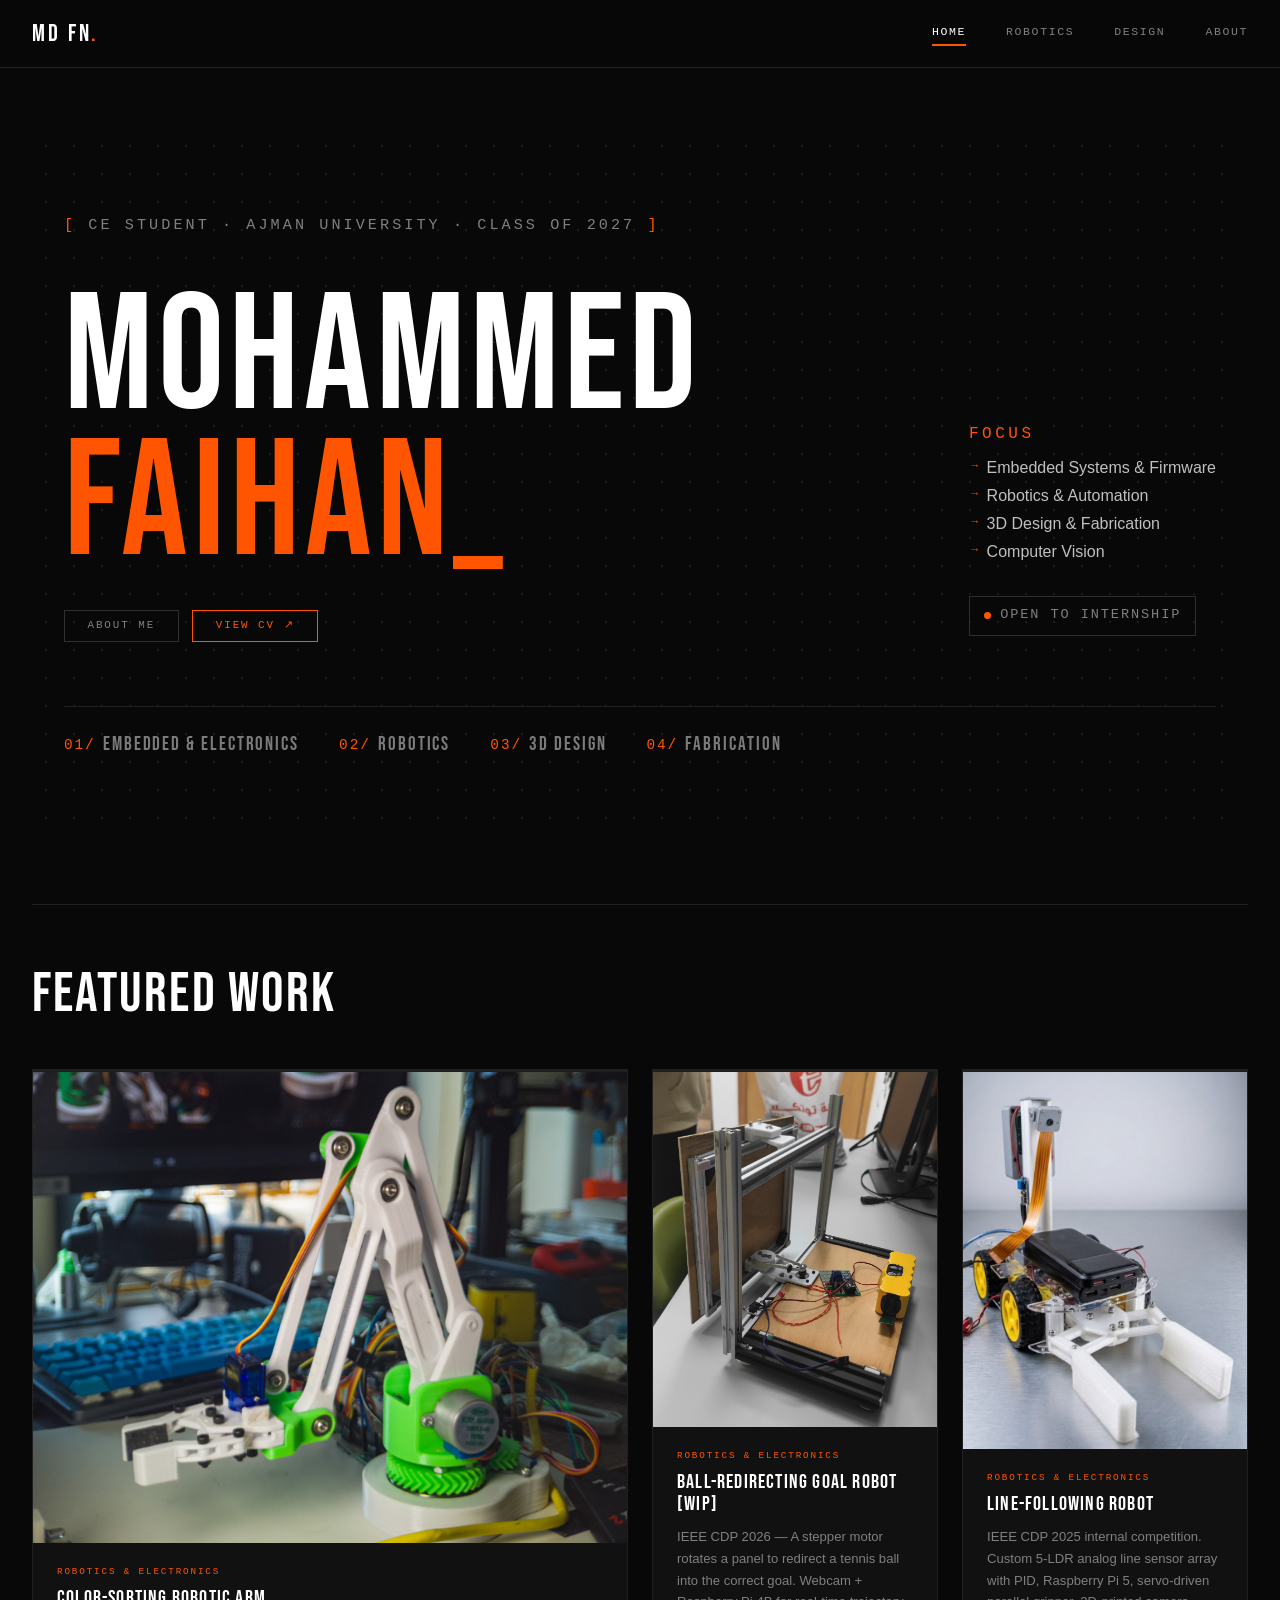
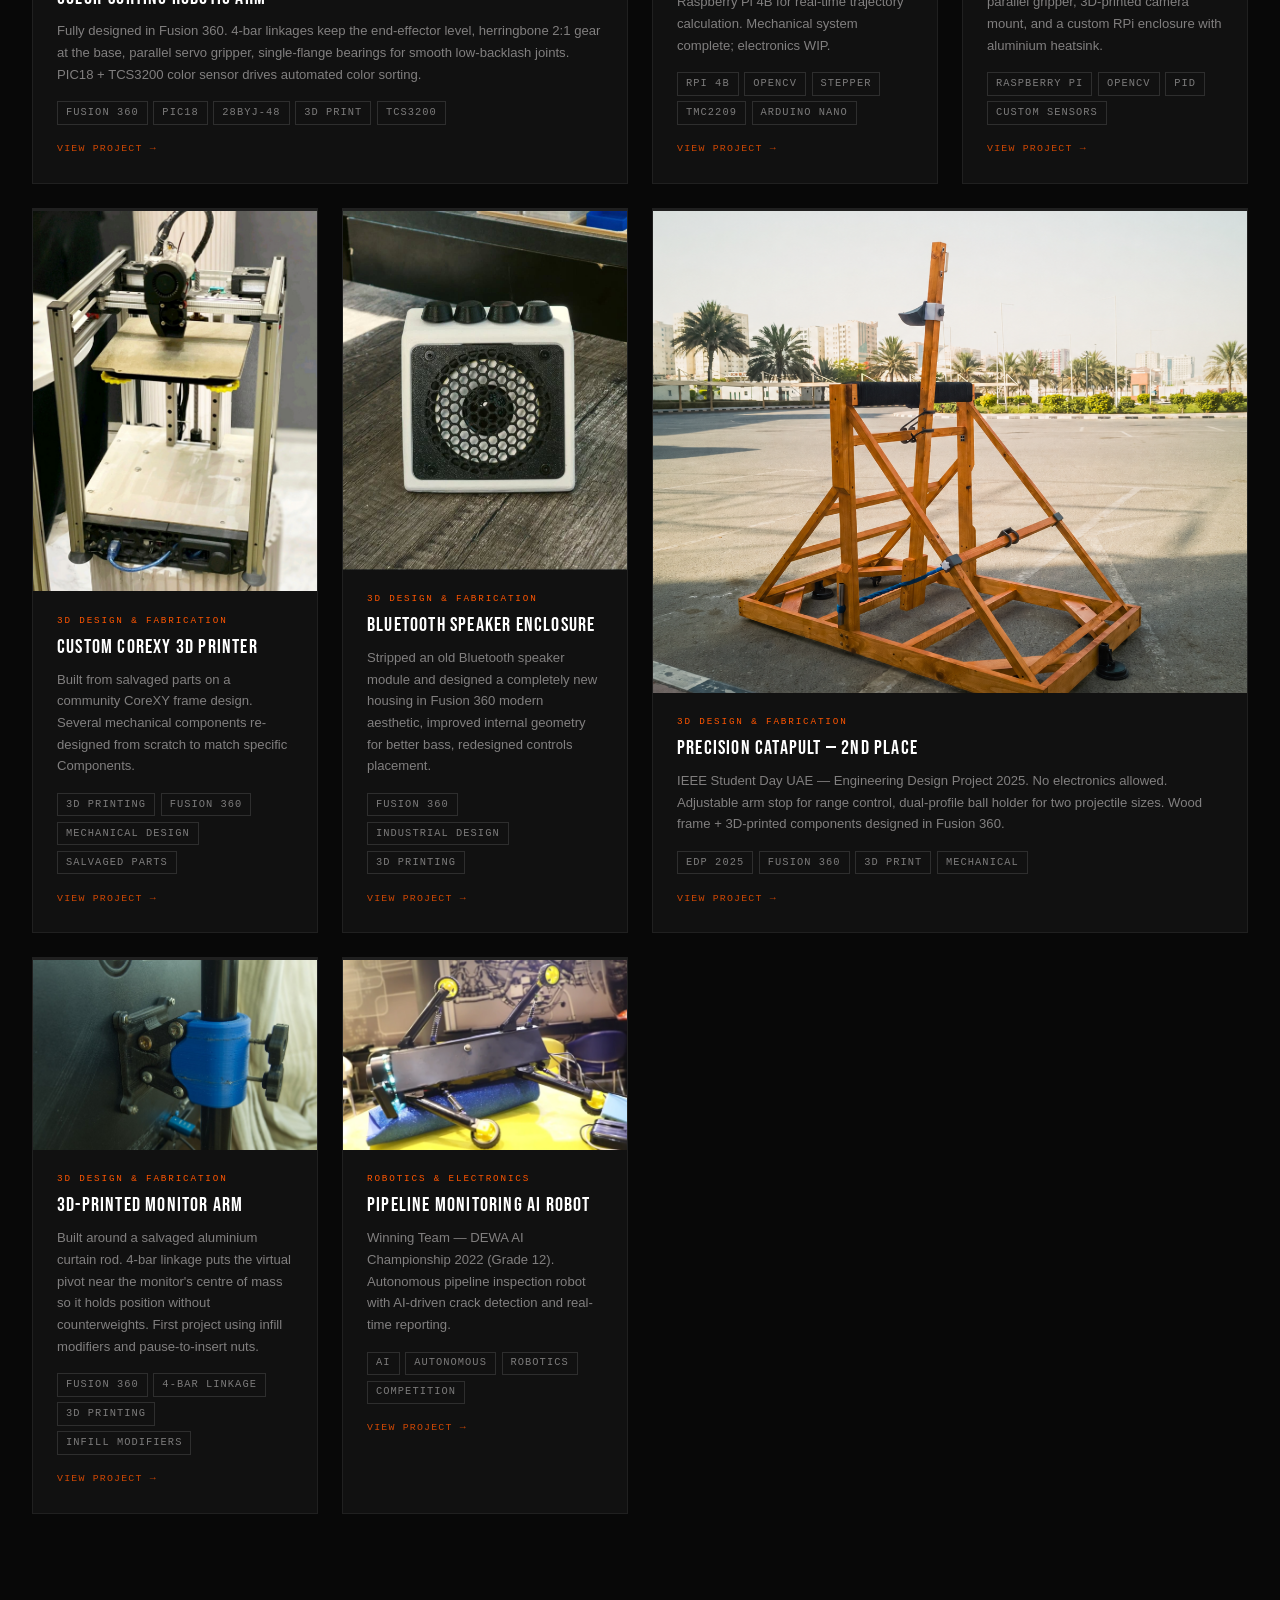
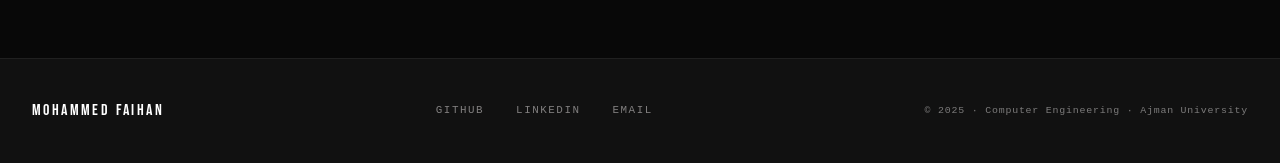
<file: index.html>
<!DOCTYPE html>
<html lang="en">
<head>
    <meta charset="UTF-8">
    <meta name="viewport" content="width=device-width, initial-scale=1.0">
    <title>Mohammed Faihan — Engineering Portfolio</title>
    <link href="https://fonts.googleapis.com/css2?family=Bebas+Neue&display=swap" rel="stylesheet">
    <link rel="stylesheet" href="styles.css">
</head>
<body>

    <!-- NAVIGATION -->
    <nav class="navbar">
        <div class="nav-wrapper">
            <div class="logo-block">MD FN<span class="logo-dot">.</span></div>
            <button class="hamburger" id="hamburger" aria-label="Toggle menu">
                <span></span>
                <span></span>
                <span></span>
            </button>
            <div class="nav-menu" id="navMenu">
                <a href="#home"     class="nav-item active" data-section="home">HOME</a>
                <a href="#robotics" class="nav-item"        data-section="robotics">ROBOTICS</a>
                <a href="#design"   class="nav-item"        data-section="design">DESIGN</a>
                <a href="#about"    class="nav-item"        data-section="about">ABOUT</a>
            </div>
        </div>
    </nav>

    <main>

        <!-- ======================== HOME ======================== -->
        <section id="home" class="section active">

            <div class="hero-block">

                <div class="hero-eyebrow">
                    <span class="mono-tag">CE STUDENT · AJMAN UNIVERSITY · CLASS OF 2027</span>
                </div>

                <div class="hero-center">
                    <div class="hero-name">
                        <span class="name-row">MOHAMMED</span>
                        <span class="name-row name-accent">FAIHAN<span class="cursor-blink">_</span></span>
                        <div class="hero-buttons">
                            <a href="#about" class="hero-btn hero-btn-ghost" onclick="navigateToSection('about'); return false;">ABOUT ME</a>
                            <a href="Media/Mohammed_Faihan_CV.pdf" class="hero-btn hero-btn-accent" target="_blank">VIEW CV ↗</a>
                        </div>
                    </div>
                    <div class="hero-meta">
                        <div class="hero-meta-group">
                            <span class="meta-label">FOCUS</span>
                            <ul class="meta-list">
                                <li>Embedded Systems &amp; Firmware</li>
                                <li>Robotics &amp; Automation</li>
                                <li>3D Design &amp; Fabrication</li>
                                <li>Computer Vision</li>
                            </ul>
                        </div>
                        <div class="avail-badge">
                            <span class="avail-dot"></span>
                            OPEN TO INTERNSHIP
                        </div>
                    </div>
                </div>

                <div class="hero-footer">
                    <div class="hero-divider"></div>
                    <div class="hero-skills">
                        <span class="skill-tag"><span class="skill-num">01/</span>EMBEDDED & ELECTRONICS</span>
                        <span class="skill-tag"><span class="skill-num">02/</span>ROBOTICS</span>
                        <span class="skill-tag"><span class="skill-num">03/</span>3D DESIGN</span>
                        <span class="skill-tag"><span class="skill-num">04/</span>FABRICATION</span>
                    </div>
                </div>

            </div><!-- /hero-block -->

            <!-- FEATURED WORK -->
            <section class="featured-section">
                <div class="section-header">
                    <h2 class="section-title">FEATURED WORK</h2>
                </div>
                <div class="projects-grid projects-bento" id="featured-projects">
                    <!-- Populated by script.js -->
                </div>
            </section>

        </section><!-- /home -->


        <!-- ======================== ROBOTICS ======================== -->
        <section id="robotics" class="section">
            <div class="category-header">
                <h1 class="category-title">ROBOTICS &amp;<br>ELECTRONICS</h1>
                <div class="title-bar"></div>
                <p class="category-desc">Embedded firmware, autonomous systems, sensor integration, and physical computing.</p>
            </div>
            <div class="projects-grid" id="robotics-projects">
                <!-- Populated by script.js -->
            </div>
        </section>


        <!-- ======================== DESIGN ======================== -->
        <section id="design" class="section">
            <div class="category-header">
                <h1 class="category-title">3D DESIGN &amp;<br>FABRICATION</h1>
                <div class="title-bar"></div>
                <p class="category-desc">CAD modelling, mechanical linkage design, 3D printing, and custom-manufactured hardware.</p>
            </div>
            <div class="projects-grid" id="design-projects">
                <!-- Populated by script.js -->
            </div>
        </section>


        <!-- ======================== ABOUT ======================== -->
        <section id="about" class="section">
            <div class="category-header">
                <h1 class="category-title">ABOUT</h1>
                <div class="title-bar"></div>
            </div>
            <div class="about-grid">

                <div class="about-bio">
                    <p>Computer Engineering student at Ajman University, 3rd year. I design and build things — from embedded firmware and robotics to custom mechanical systems and 3D-printed products. My work always ends with something physical that actually works.</p>
                    <p>Currently seeking a hardware or robotics internship.</p>

                    <a href="Media/Mohammed_Faihan_CV.pdf" class="hero-btn hero-btn-accent" target="_blank" style="margin-top:1.5rem; display:inline-block;">VIEW CV ↗</a>

                    <div class="about-edu">
                        <span class="meta-label">EDUCATION</span>
                        <p class="edu-degree">B.Sc. Computer Engineering</p>
                        <p class="edu-school">Ajman University &nbsp;·&nbsp; 2023 – 2027</p>
                    </div>

                    <div class="about-edu" style="margin-top: 1.5rem;">
                        <span class="meta-label">COMPETITIONS</span>
                        <ul class="award-list">
                            <li>🥇 DEWA AI Competition — Pipeline Monitoring Robot (Grade 12)</li>
                            <li>🥇 GMU Contest — Smart Health Glove (Grade 12)</li>
                            <li>🥈 IEEE EDP 2025 — Precision Catapult (2nd Place)</li>
                            <li>IEEE CDP 2025 — Line-Following Robot with Computer Vision</li>
                            <li>Arduino Design Competition @AU - Built a line following robot</li>
                            <li>IEEE CDP 2026 — Tennis Ball Redirecting Goal Robot (In Progress)</li>
                        </ul>
                    </div>
                </div>

                <div class="about-skills">
                    <div class="skill-group">
                        <span class="meta-label">EMBEDDED SYSTEMS</span>
                        <ul>
                            <li>PIC18 Microcontrollers </li>
                            <li>Raspberry Pi & RP 2040</li>
                            <li>Arduino </li>
                            <li>ESP-32 and ESP-8266 </li>
                            <li>Stepper &amp; Servo Motor Control</li>
                            <li>Sensor Integration </li>
                        </ul>
                    </div>
                    <div class="skill-group">
                        <span class="meta-label">3D DESIGN &amp; FABRICATION</span>
                        <ul>
                            <li>Fusion 360 — CAD &amp; CAM</li>
                            <li>FDM 3D Printing</li>
                            <li>Mechanical Designs </li>
                            <li>Custom Circuit Designs & soldering</li>
                        </ul>
                    </div>
                    <div class="skill-group">
                        <span class="meta-label">SOFTWARE &amp; TOOLS</span>
                        <ul>
                            <li>Python / OpenCV (Computer Vision)</li>
                            <li>C / C++ (Embedded Firmware)</li>
                            <li>Python</li>
                        </ul>
                    </div>
                </div>

            </div><!-- /about-grid -->
        </section><!-- /about -->

    </main>


    <!-- FOOTER -->
    <footer class="footer">
        <div class="footer-inner">
            <div class="footer-name">MOHAMMED FAIHAN</div>
            <div class="footer-links">
                <a href="https://github.com/md-fn" class="footer-link" target="_blank" rel="noopener">GITHUB</a>
                <a href="https://www.linkedin.com/in/mohammedfaihan/" class="footer-link">LINKEDIN</a>
                <a href="mailto:mohammedfaihankhateeb@gmail.com" class="footer-link">EMAIL</a>
            </div>
            <p class="footer-copy">© 2025 · Computer Engineering · Ajman University</p>
        </div>
    </footer>

    <script src="script.js"></script>
</body>
</html>
</file>
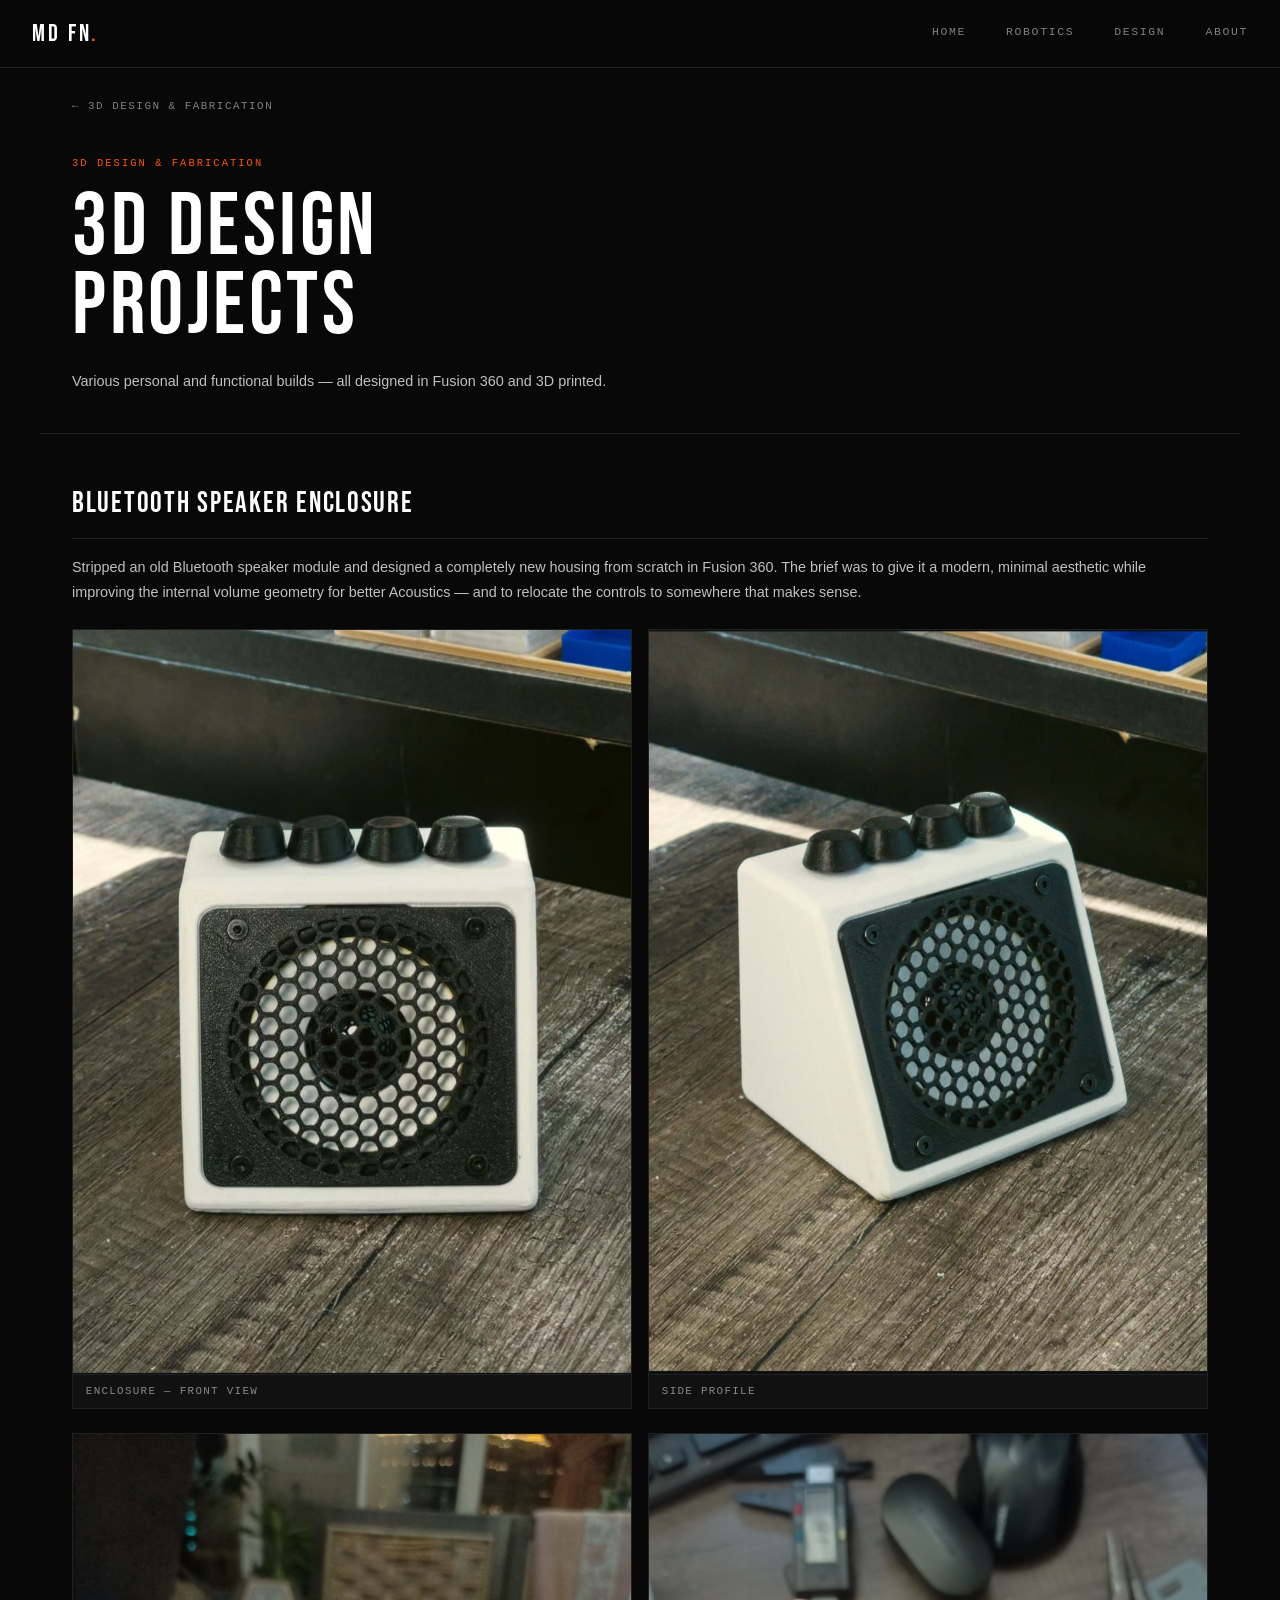
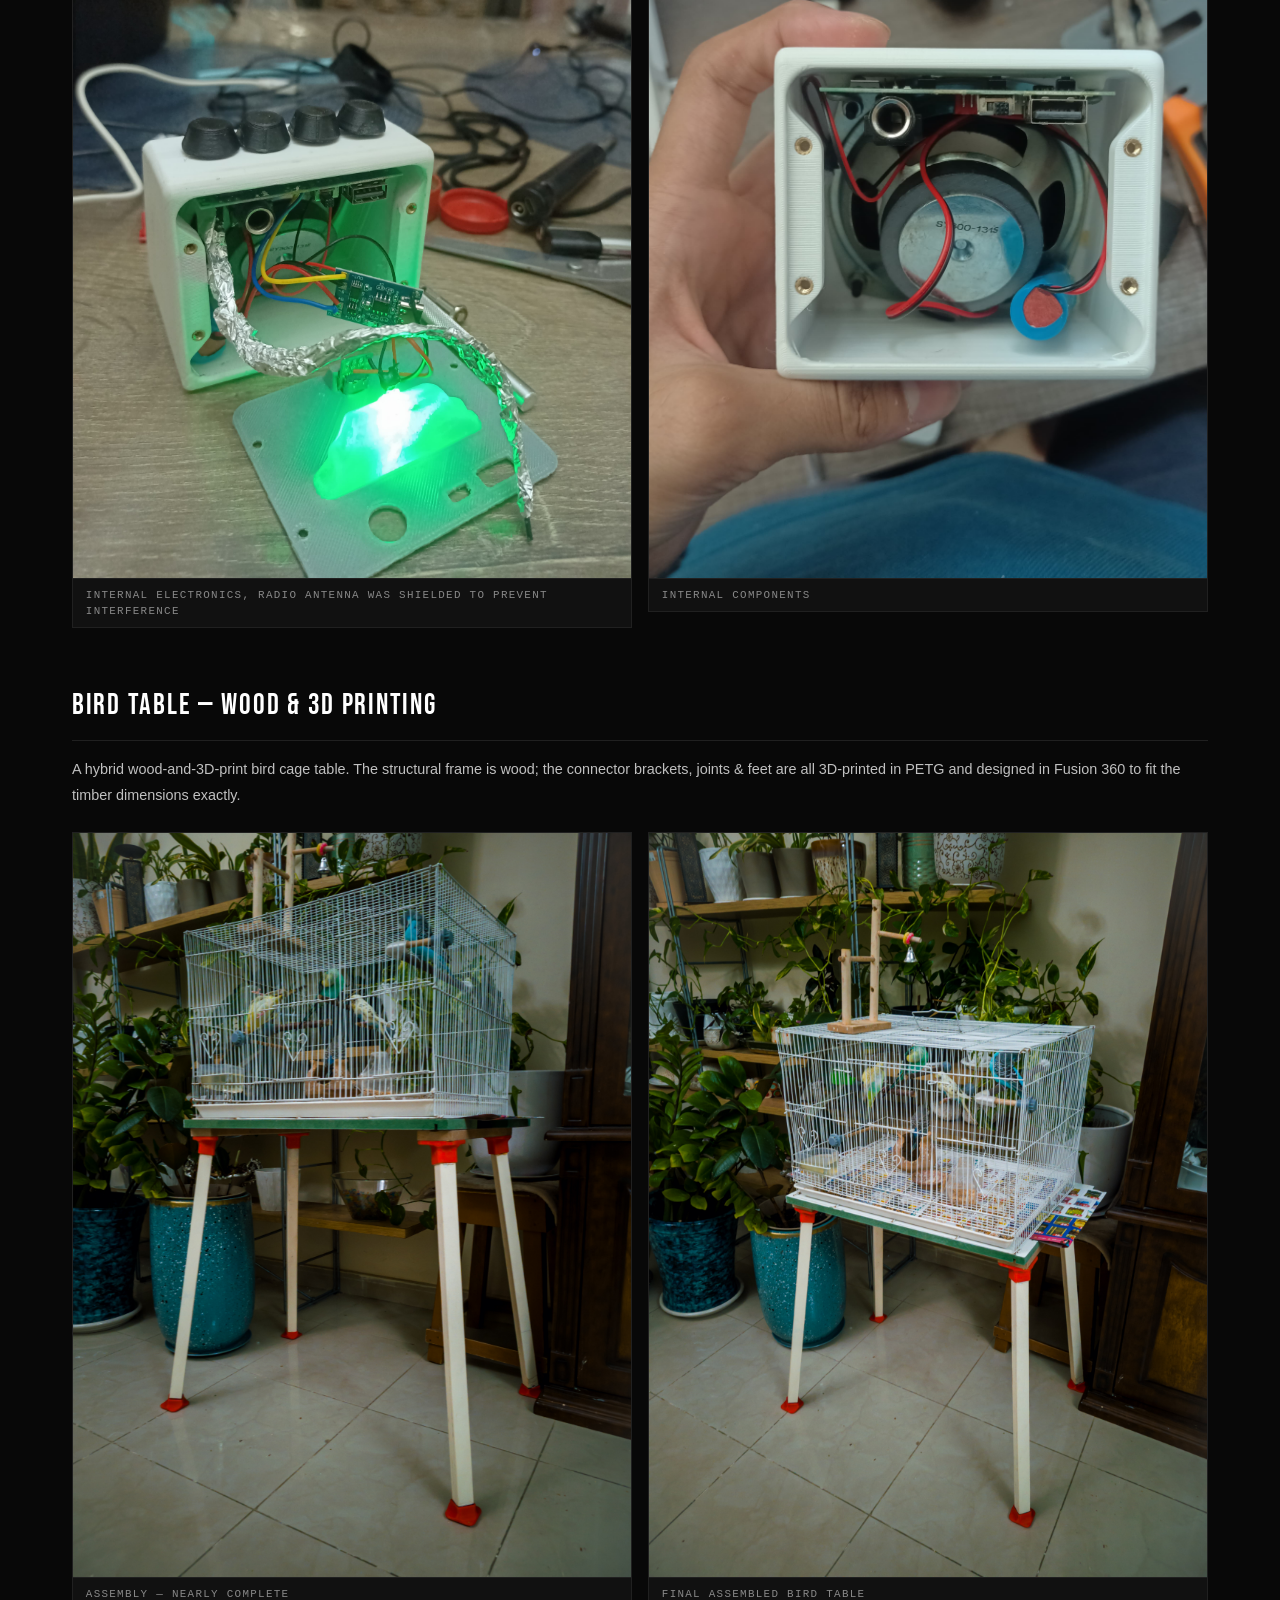
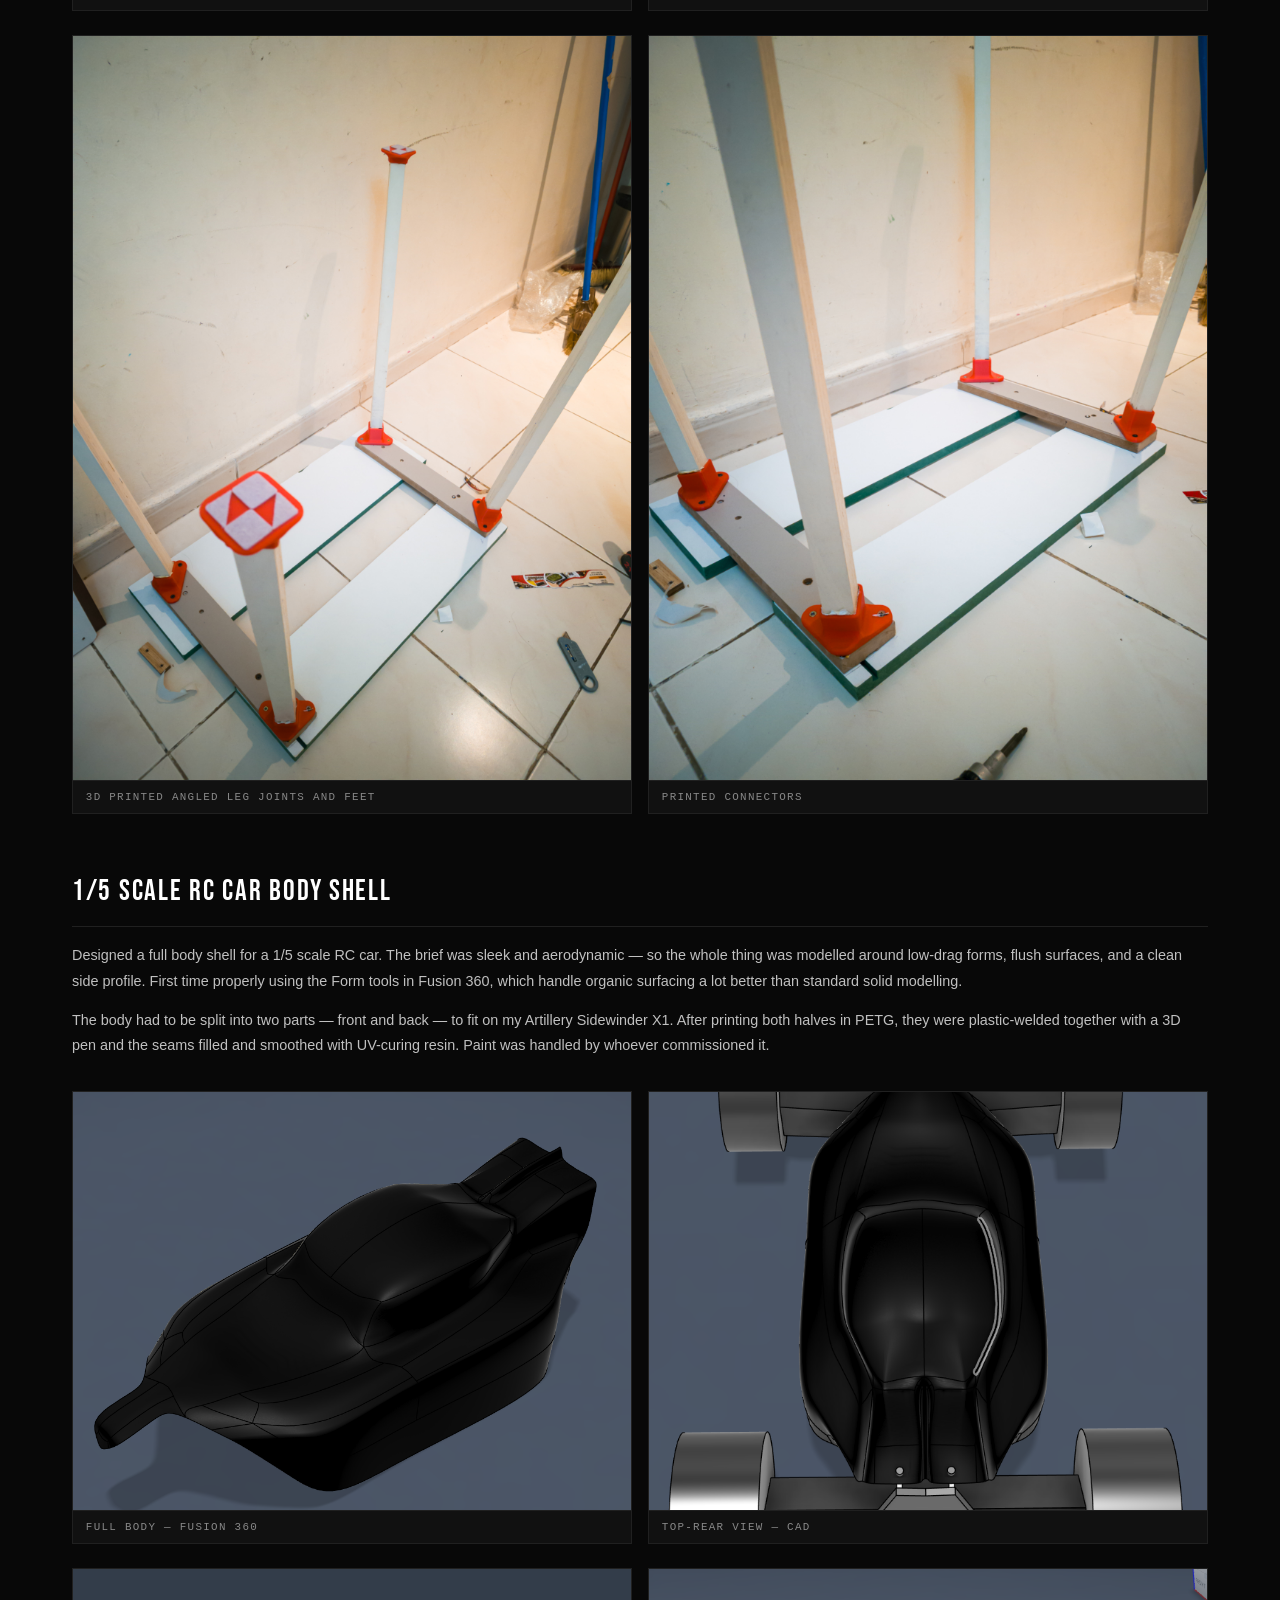
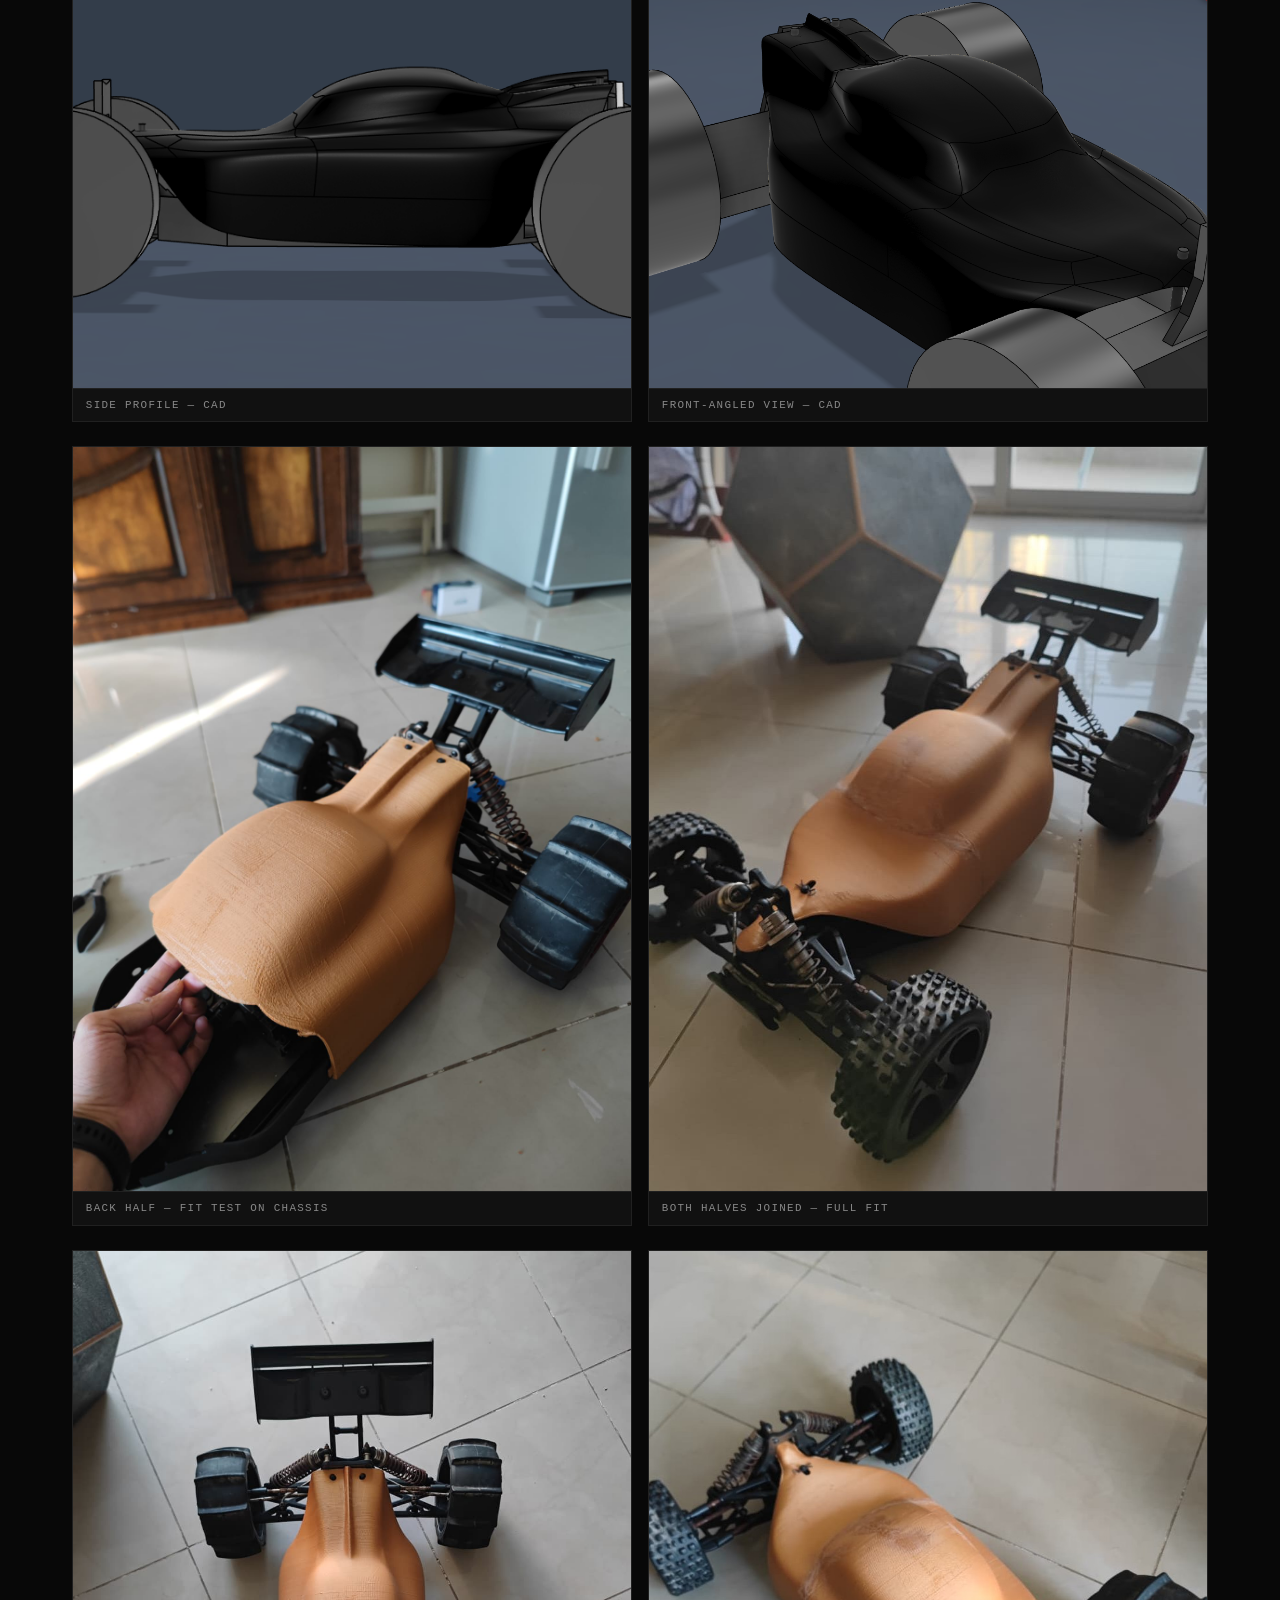
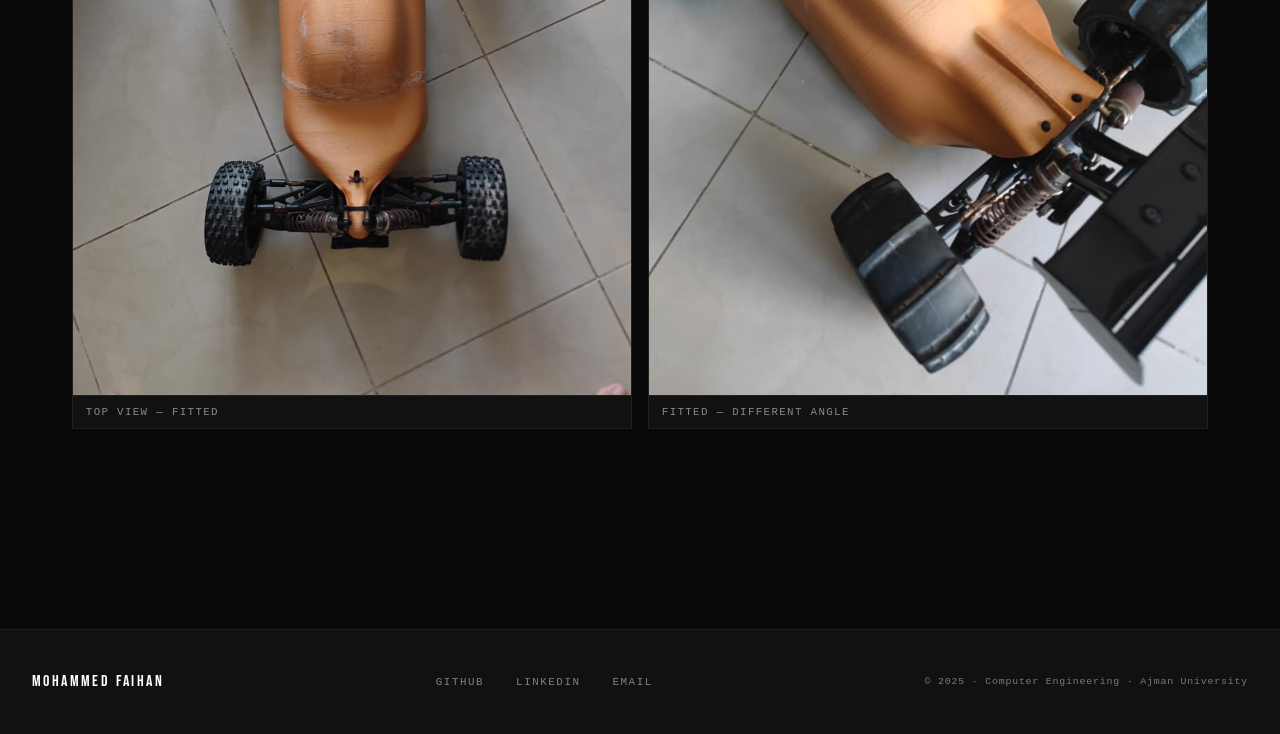
<file: projects/3d-designs.html>
<!DOCTYPE html>
<html lang="en">
<head>
    <meta charset="UTF-8">
    <meta name="viewport" content="width=device-width, initial-scale=1.0">
    <title>3D Design Projects — MD FN Portfolio</title>
    <link href="https://fonts.googleapis.com/css2?family=Bebas+Neue&display=swap" rel="stylesheet">
    <link rel="stylesheet" href="../styles.css">
</head>
<body>

    <!-- NAV -->
    <nav class="navbar">
        <div class="nav-wrapper">
            <div class="logo-block">MD FN<span class="logo-dot">.</span></div>
            <div class="nav-menu" style="display:flex;">
                <a href="../index.html#home"     class="nav-item">HOME</a>
                <a href="../index.html#robotics" class="nav-item">ROBOTICS</a>
                <a href="../index.html#design"   class="nav-item">DESIGN</a>
                <a href="../index.html#about"    class="nav-item">ABOUT</a>
            </div>
        </div>
    </nav>

    <!-- BACK -->
    <div class="detail-nav">
        <a href="../index.html#design" class="back-button">3D DESIGN &amp; FABRICATION</a>
    </div>

    <!-- HEADER -->
    <header class="detail-header">
        <span class="detail-eyebrow">3D Design &amp; Fabrication</span>
        <h1 class="detail-title">3D Design<br>Projects</h1>
        <p style="color:var(--text); max-width:600px; margin-top:1rem; line-height:1.6;">
            Various personal and functional builds — all designed in Fusion 360 and 3D printed.
        </p>
    </header>

    <main class="detail-content">

        <!-- ════════════════════════════════════════════════════════
             SECTION: BLUETOOTH SPEAKER ENCLOSURE
             To add a new project: copy one of the blocks below
        ═══════════════════════════════════════════════════════════ -->
        <div id="speaker" class="detail-section">
            <h2>Bluetooth Speaker Enclosure</h2>
            <p>Stripped an old Bluetooth speaker module and designed a completely new housing from scratch in Fusion 360. The brief was to give it a modern, minimal aesthetic while improving the internal volume geometry for better Acoustics — and to relocate the controls to somewhere that makes sense.</p>

            <div class="img-grid img-grid-2" style="margin-top:1.5rem;">
                <div class="img-cell img-cell-tall">
                    <img src="../Media/Speaker Enclosure/1779185453791.jpg" alt="Speaker enclosure build 1">
                    <div class="img-cell-caption">Enclosure — front view</div>
                </div>
                <div class="img-cell img-cell-tall">
                    <img src="../Media/Speaker Enclosure/1779185453794.jpg" alt="Speaker enclosure build 2">
                    <div class="img-cell-caption">Side profile</div>
                </div>
            </div>

            <div class="img-grid img-grid-2">
                <div class="img-cell img-cell-tall">
                    <img src="../Media/Speaker Enclosure/1779185453795.jpg" alt="Speaker enclosure detail">
                    <div class="img-cell-caption">Internal Electronics, Radio Antenna was shielded to prevent interference</div>
                </div>
                <div class="img-cell img-cell-tall">
                    <img src="../Media/Speaker Enclosure/1779185453796.jpg" alt="Speaker enclosure assembled">
                    <div class="img-cell-caption">Internal Components</div>
                </div>
            </div>
        </div>

        <!-- ════════════════════════════════════════════════════════
             SECTION: BIRD TABLE (WOOD + 3D PRINT)
        ═══════════════════════════════════════════════════════════ -->
        <div id="bird-table" class="detail-section">
            <h2>Bird Table — Wood &amp; 3D Printing</h2>
            <p>A hybrid wood-and-3D-print bird cage table. The structural frame is wood; the connector brackets, joints & feet are all 3D-printed in PETG and designed in Fusion 360 to fit the timber dimensions exactly.</p>

            <div class="img-grid img-grid-2">
                <div class="img-cell img-cell-tall">
                    <img src="../Media/3d printign and wood - bird table/IMG_250220_225922.jpg" alt="Bird table build 5">
                    <div class="img-cell-caption">Assembly — nearly complete</div>
                </div>
                <div class="img-cell img-cell-tall">
                    <img src="../Media/3d printign and wood - bird table/IMG_250220_225927.jpg" alt="Bird table final">
                    <div class="img-cell-caption">Final assembled bird table</div>
                </div>
            </div>

            <div class="img-grid img-grid-2" style="margin-top:1.5rem;">
                
                <div class="img-cell img-cell-tall">
                    <img src="../Media/3d printign and wood - bird table/IMG_250220_225059.jpg" alt="Bird table build 1">
                    <div class="img-cell-caption">3D Printed angled leg joints and feet</div>
                </div>
                <div class="img-cell img-cell-tall">
                    <img src="../Media/3d printign and wood - bird table/IMG_250220_225106.jpg" alt="Bird table build 2">
                    <div class="img-cell-caption">Printed connectors</div>
                </div>
            </div>

        </div>

        
        <!-- ════════════════════════════════════════════════════════
             SECTION: RC CAR BODY
        ═══════════════════════════════════════════════════════════ -->
        <div id="rc-car" class="detail-section">
            <h2>1/5 Scale RC Car Body Shell</h2>
            <p>Designed a full body shell for a 1/5 scale RC car. The brief was sleek and aerodynamic — so the whole thing was modelled around low-drag forms, flush surfaces, and a clean side profile. First time properly using the Form tools in Fusion 360, which handle organic surfacing a lot better than standard solid modelling.</p>
            <p>The body had to be split into two parts — front and back — to fit on my Artillery Sidewinder X1. After printing both halves in PETG, they were plastic-welded together with a 3D pen and the seams filled and smoothed with UV-curing resin. Paint was handled by whoever commissioned it.</p>

            

            <div class="img-grid img-grid-2" style="margin-top:2rem;">
                <div class="img-cell img-cell-lg">
                    <img src="../Media/Rc car body/JUST BODY CAD.png" alt="Full body CAD">
                    <div class="img-cell-caption">Full body — Fusion 360</div>
                </div>
                <div class="img-cell img-cell-lg">
                    <img src="../Media/Rc car body/TOP BACK VIEW CAD.png" alt="Top back CAD view">
                    <div class="img-cell-caption">Top-rear view — CAD</div>
                </div>
            </div>

            <div class="img-grid img-grid-2">
                <div class="img-cell img-cell-lg">
                    <img src="../Media/Rc car body/SIDE VIEW CAD.png" alt="Side view CAD">
                    <div class="img-cell-caption">Side profile — CAD</div>
                </div>
                <div class="img-cell img-cell-lg">
                    <img src="../Media/Rc car body/FRONT ANGLED VIEW CAD.png" alt="Front angled CAD">
                    <div class="img-cell-caption">Front-angled view — CAD</div>
                </div>
            </div>


            <div class="img-grid img-grid-2" style="margin-top:0.5rem;">
                <div class="img-cell img-cell-tall">
                    <img src="../Media/Rc car body/back half fit tested.jpeg" alt="Back half fit test">
                    <div class="img-cell-caption">Back half — fit test on chassis</div>
                </div>
                <div class="img-cell img-cell-tall">
                    <img src="../Media/Rc car body/body fitted whole.jpeg" alt="Full body fitted">
                    <div class="img-cell-caption">Both halves joined — full fit</div>
                </div>
            </div>

            <div class="img-grid img-grid-2">
                <div class="img-cell img-cell-tall">
                    <img src="../Media/Rc car body/body fitteed top view.jpeg" alt="Top view fitted">
                    <div class="img-cell-caption">Top view — fitted</div>
                </div>
                <div class="img-cell img-cell-tall">
                    <img src="../Media/Rc car body/body fitted top different angle.jpeg" alt="Fitted different angle">
                    <div class="img-cell-caption">Fitted — different angle</div>
                </div>
            </div>
        </div>

        <!-- ════════════════════════════════════════════════════════
             ADD MORE PROJECTS HERE — copy one of the blocks above
             Give each section a unique id="" for direct linking
        ═══════════════════════════════════════════════════════════ -->

    </main>

    <footer class="footer">
        <div class="footer-inner">
            <div class="footer-name">MOHAMMED FAIHAN</div>
            <div class="footer-links">
                <a href="https://github.com/md-fn" class="footer-link" target="_blank" rel="noopener">GITHUB</a>
                <a href="https://www.linkedin.com/in/mohammedfaihan/" class="footer-link">LINKEDIN</a>
                <a href="mailto:mohammedfaihankhateeb@gmail.com" class="footer-link">EMAIL</a>
            </div>
            <p class="footer-copy">© 2025 · Computer Engineering · Ajman University</p>
        </div>
    </footer>

</body>
</html>
</file>
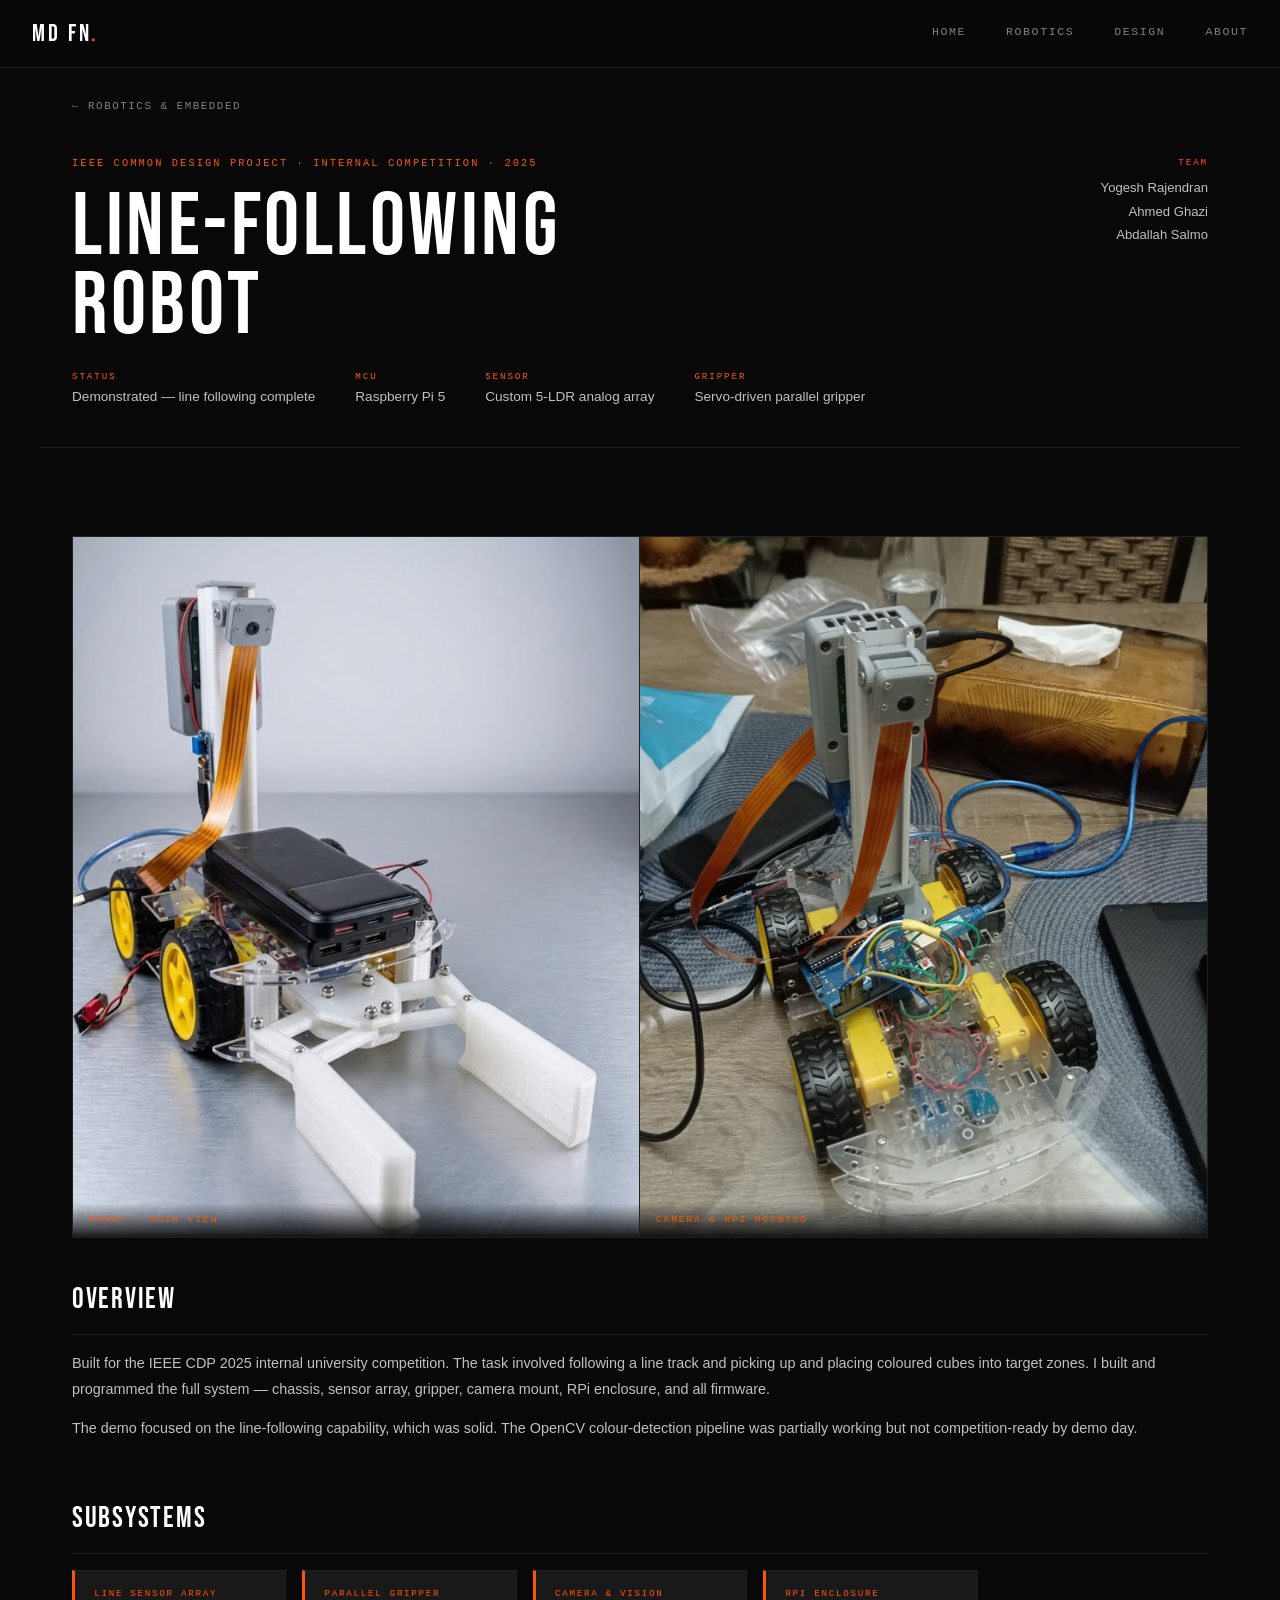
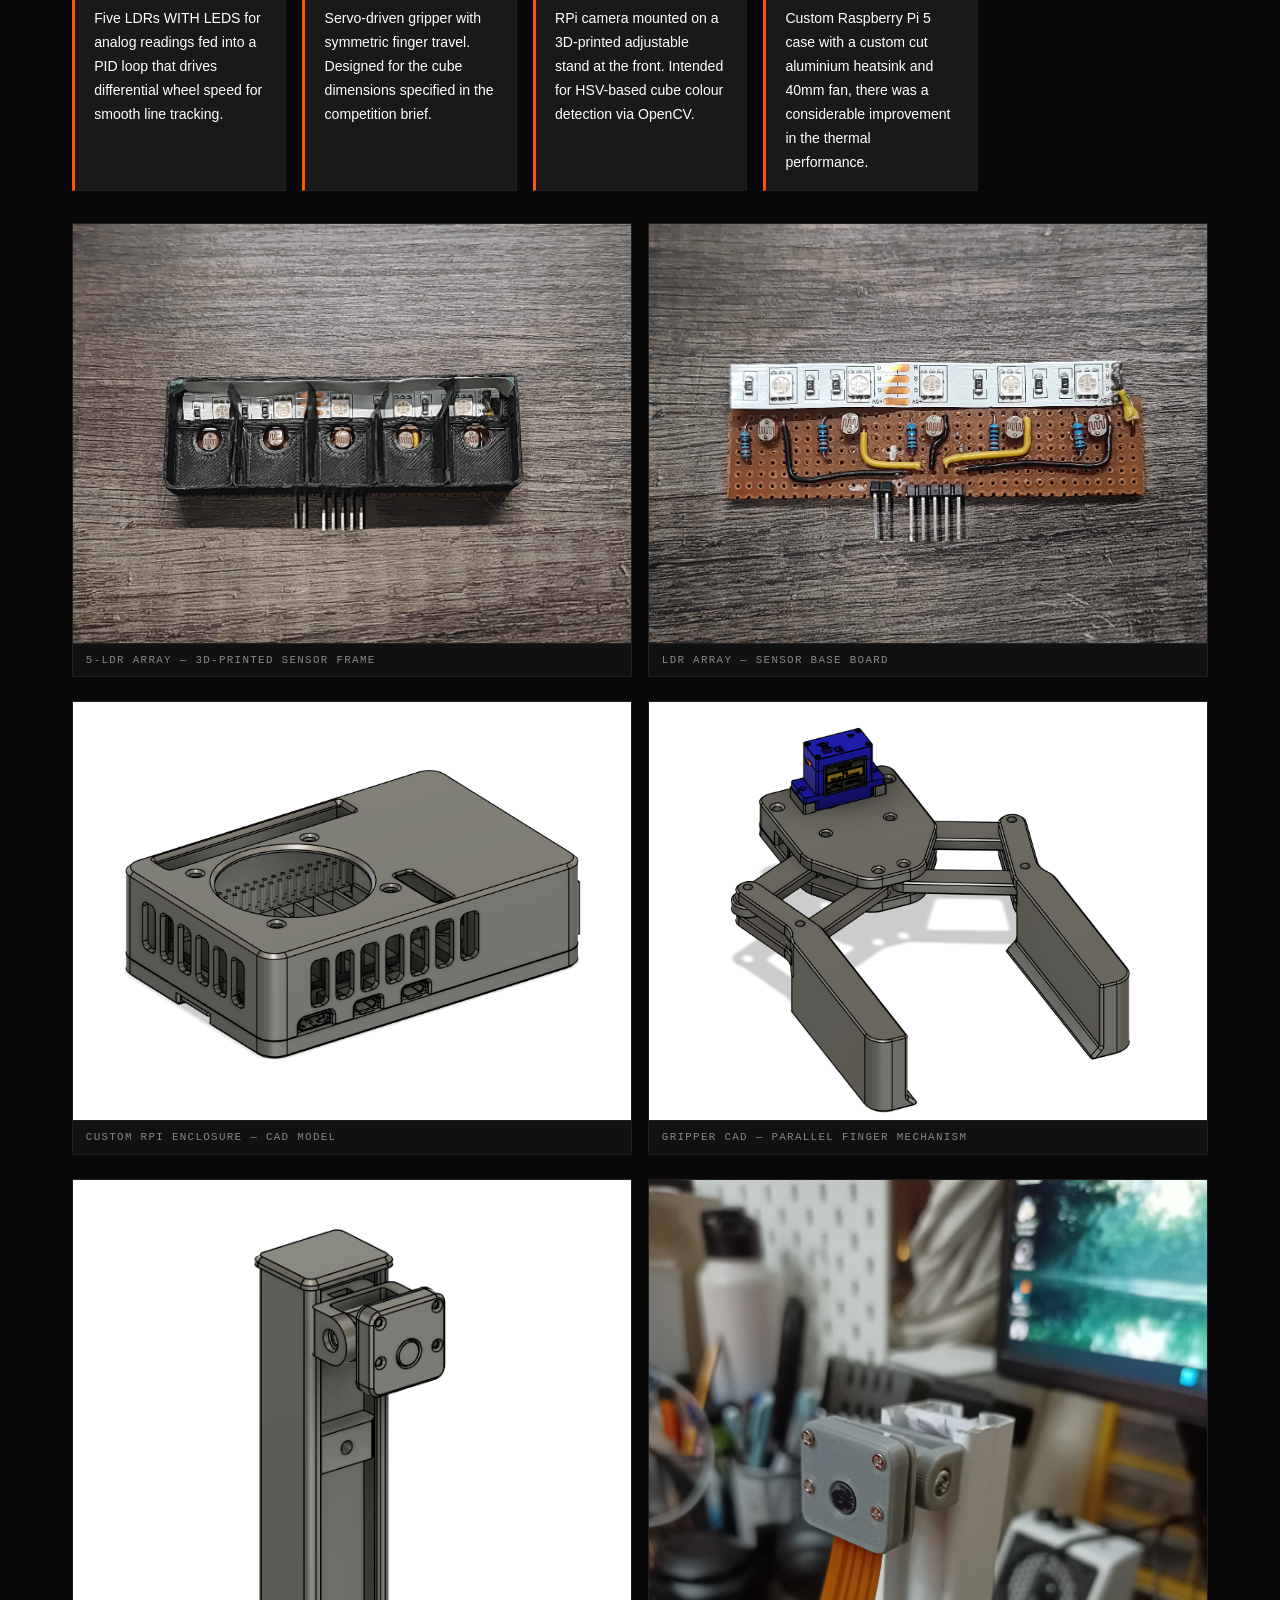
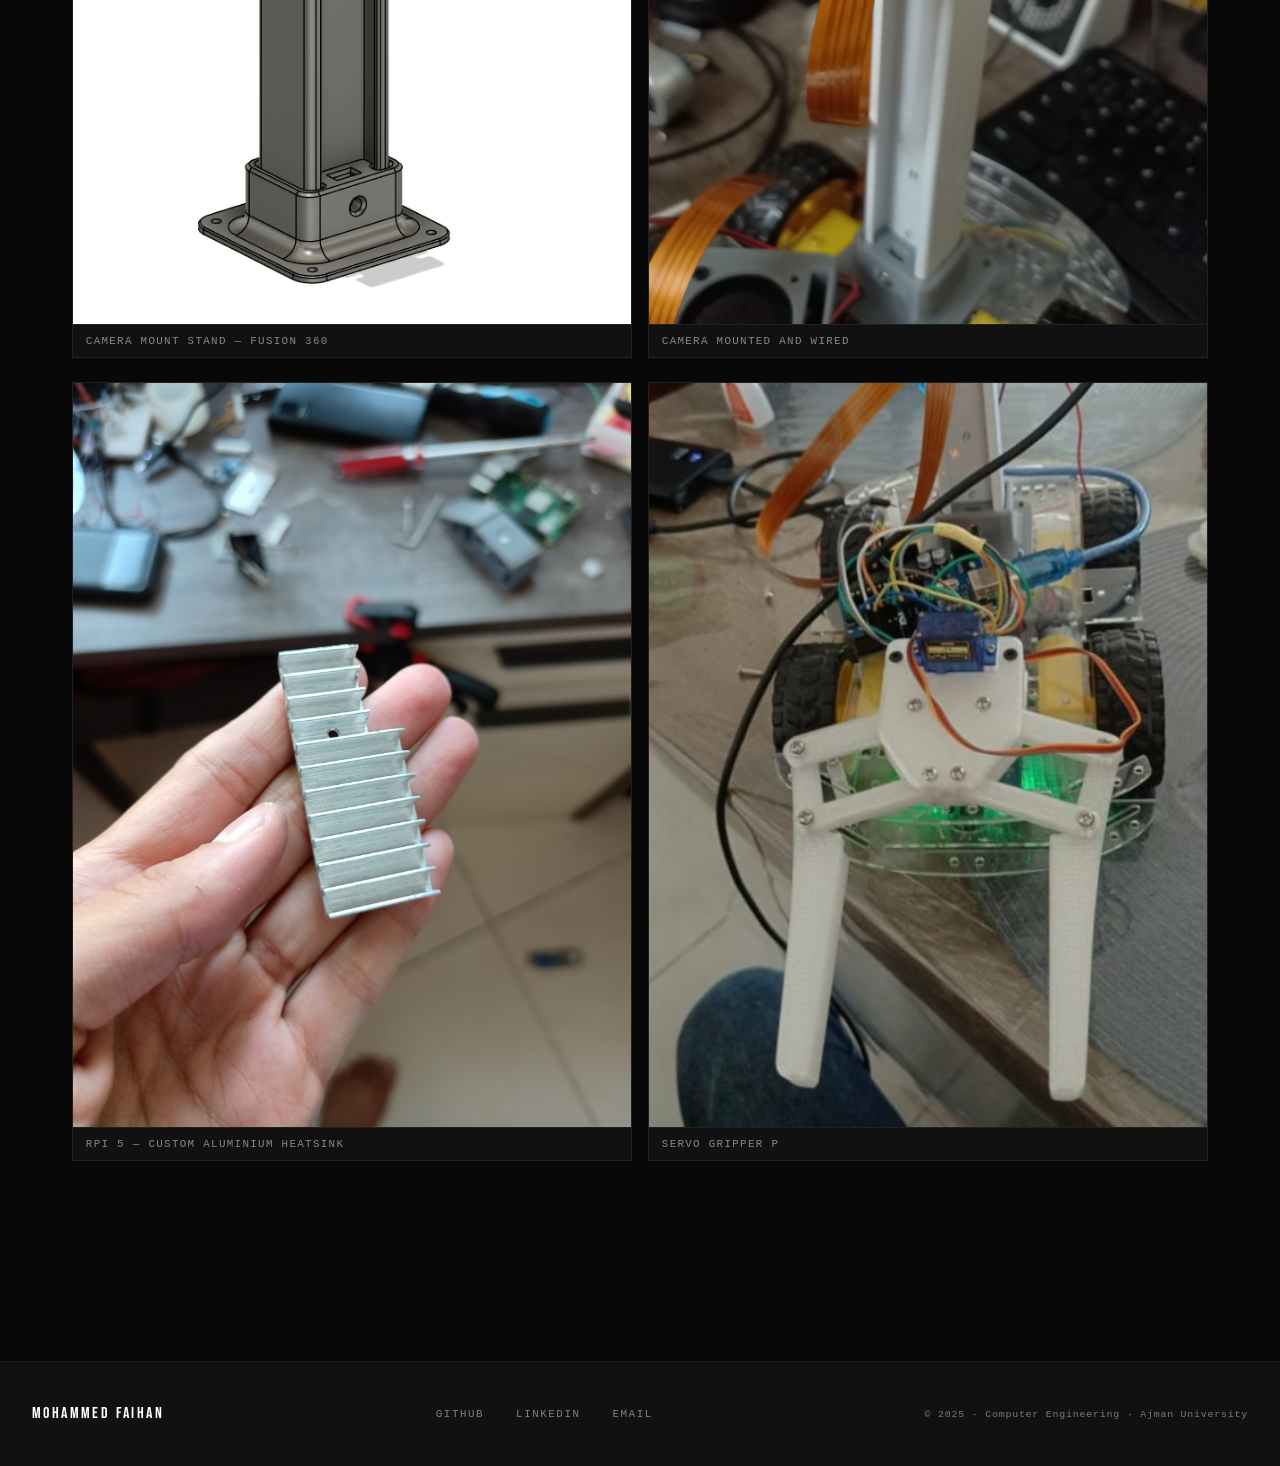
<file: projects/cdp-2025.html>
<!DOCTYPE html>
<html lang="en">
<head>
    <meta charset="UTF-8">
    <meta name="viewport" content="width=device-width, initial-scale=1.0">
    <title>Line-Following Robot — CDP 2025 — MD FN Portfolio</title>
    <link href="https://fonts.googleapis.com/css2?family=Bebas+Neue&display=swap" rel="stylesheet">
    <link rel="stylesheet" href="../styles.css">
</head>
<body>

    <!-- NAV -->
    <nav class="navbar">
        <div class="nav-wrapper">
            <div class="logo-block">MD FN<span class="logo-dot">.</span></div>
            <div class="nav-menu" style="display:flex;">
                <a href="../index.html#home"     class="nav-item">HOME</a>
                <a href="../index.html#robotics" class="nav-item">ROBOTICS</a>
                <a href="../index.html#design"   class="nav-item">DESIGN</a>
                <a href="../index.html#about"    class="nav-item">ABOUT</a>
            </div>
        </div>
    </nav>

    <!-- BACK -->
    <div class="detail-nav">
        <a href="../index.html#robotics" class="back-button">ROBOTICS &amp; EMBEDDED</a>
    </div>

    <!-- HEADER -->
    <header class="detail-header">
        <div class="detail-team">
            <span class="detail-team-label">TEAM</span>
            <div class="detail-team-members">
                <span class="detail-team-member">Yogesh Rajendran</span>
                <span class="detail-team-member">Ahmed Ghazi</span>
                <span class="detail-team-member">Abdallah Salmo</span>
            </div>
        </div>
        <span class="detail-eyebrow">IEEE Common Design Project · Internal Competition · 2025</span>
        <h1 class="detail-title">Line-Following<br>Robot</h1>
        <div class="detail-meta">
            <div class="detail-meta-item">
                <span class="detail-meta-label">STATUS</span>
                <span class="detail-meta-value">Demonstrated — line following complete</span>
            </div>
            <div class="detail-meta-item">
                <span class="detail-meta-label">MCU</span>
                <span class="detail-meta-value">Raspberry Pi 5</span>
            </div>
            <div class="detail-meta-item">
                <span class="detail-meta-label">SENSOR</span>
                <span class="detail-meta-value">Custom 5-LDR analog array</span>
            </div>
            <div class="detail-meta-item">
                <span class="detail-meta-label">GRIPPER</span>
                <span class="detail-meta-value">Servo-driven parallel gripper</span>
            </div>
        </div>
    </header>

    <main class="detail-content">

        <!-- ── HERO ───────────────────────────────────────────── -->
        <div class="hero-images">
            <div class="hero-img-panel">
                <img src="../Media/CDP 2025/Robot Main.jpg" alt="Line following robot main view">
                <span class="hero-img-label">ROBOT — MAIN VIEW</span>
            </div>
            <div class="hero-img-panel">
                <img src="../Media/CDP 2025/car,camera and rpi .jpg" alt="Robot with camera and Raspberry Pi">
                <span class="hero-img-label">CAMERA &amp; RPi MOUNTED</span>
            </div>
        </div>

        <!-- ── OVERVIEW ────────────────────────────────────────── -->
        <div class="detail-section">
            <h2>Overview</h2>
            <p>Built for the IEEE CDP 2025 internal university competition. The task involved following a line track and picking up and placing coloured cubes into target zones. I built and programmed the full system — chassis, sensor array, gripper, camera mount, RPi enclosure, and all firmware.</p>
            <p>The demo focused on the line-following capability, which was solid. The OpenCV colour-detection pipeline was partially working but not competition-ready by demo day.</p>
        </div>

        <!-- ── SUBSYSTEMS ──────────────────────────────────────── -->
        <div class="detail-section">
            <h2>Subsystems</h2>

            <div class="spec-grid">
                <div class="spec-item">
                    <span class="spec-label">Line Sensor Array</span>
                    <span class="spec-value">Five LDRs WITH LEDS for analog readings fed into a PID loop that drives differential wheel speed for smooth line tracking.</span>
                </div>
                <div class="spec-item">
                    <span class="spec-label">Parallel Gripper</span>
                    <span class="spec-value">Servo-driven gripper with symmetric finger travel. Designed for the cube dimensions specified in the competition brief.</span>
                </div>
                <div class="spec-item">
                    <span class="spec-label">Camera &amp; Vision</span>
                    <span class="spec-value">RPi camera mounted on a 3D-printed adjustable stand at the front. Intended for HSV-based cube colour detection via OpenCV.</span>
                </div>
                <div class="spec-item">
                    <span class="spec-label">RPi Enclosure</span>
                    <span class="spec-value">Custom Raspberry Pi 5 case with a custom cut aluminium heatsink and 40mm fan, there was a considerable improvement in the thermal performance.</span>
                </div>
            </div>

            <!-- LDR array -->
            <div class="img-grid img-grid-2" style="margin-top:2rem;">
                <div class="img-cell img-cell-lg">
                    <img src="../Media/CDP 2025/Line Following ldr Array with 3d printed frame.jpg" alt="LDR array with 3D-printed frame">
                    <div class="img-cell-caption">5-LDR array — 3D-printed sensor frame</div>
                </div>
                <div class="img-cell img-cell-lg">
                    <img src="../Media/CDP 2025/Line Following ldr Array.jpg" alt="LDR array closeup">
                    <div class="img-cell-caption">LDR array — sensor base board</div>
                </div>
            </div>

            <!-- Gripper -->
            <div class="img-grid img-grid-2">
                
                <div class="img-cell img-cell-lg">
                    <img src="../Media/CDP 2025/Pi case.png" alt="RPi case CAD">
                    <div class="img-cell-caption">Custom RPi enclosure — Cad model</div>
                </div>
                <div class="img-cell img-cell-lg">
                    <img src="../Media/CDP 2025/Gripper (1).png" alt="Gripper CAD">
                    <div class="img-cell-caption">Gripper CAD — parallel finger mechanism</div>
                </div>
            </div>

            <!-- Camera + RPi -->
            <div class="img-grid img-grid-2">
                <div class="img-cell img-cell-tall">
                    <img src="../Media/CDP 2025/camera mount stand .png" alt="Camera mount CAD">
                    <div class="img-cell-caption">Camera mount stand — Fusion 360</div>
                </div>
                <div class="img-cell img-cell-tall">
                    <img src="../Media/CDP 2025/camera .jpg" alt="Camera mounted on robot">
                    <div class="img-cell-caption">Camera mounted and wired</div>
                </div>
            </div>

            <div class="img-grid img-grid-2">
                <div class="img-cell img-cell-tall">
                    <img src="../Media/CDP 2025/Rpi Custom heat sink.jpg" alt="Custom heatsink on RPi">
                    <div class="img-cell-caption">RPi 5 — custom aluminium heatsink</div>
                </div>
                <div class="img-cell img-cell-tall">
                    <img src="../Media/CDP 2025/Servo gripper closeup.jpg" alt="Gripper closeup">
                    <div class="img-cell-caption">Servo gripper p</div>
                </div>
            </div>
        </div>

    </main>

    <footer class="footer">
        <div class="footer-inner">
            <div class="footer-name">MOHAMMED FAIHAN</div>
            <div class="footer-links">
                <a href="https://github.com/md-fn" class="footer-link" target="_blank" rel="noopener">GITHUB</a>
                <a href="https://www.linkedin.com/in/mohammedfaihan/" class="footer-link">LINKEDIN</a>
                <a href="mailto:mohammedfaihankhateeb@gmail.com" class="footer-link">EMAIL</a>
            </div>
            <p class="footer-copy">© 2025 · Computer Engineering · Ajman University</p>
        </div>
    </footer>

</body>
</html>
</file>
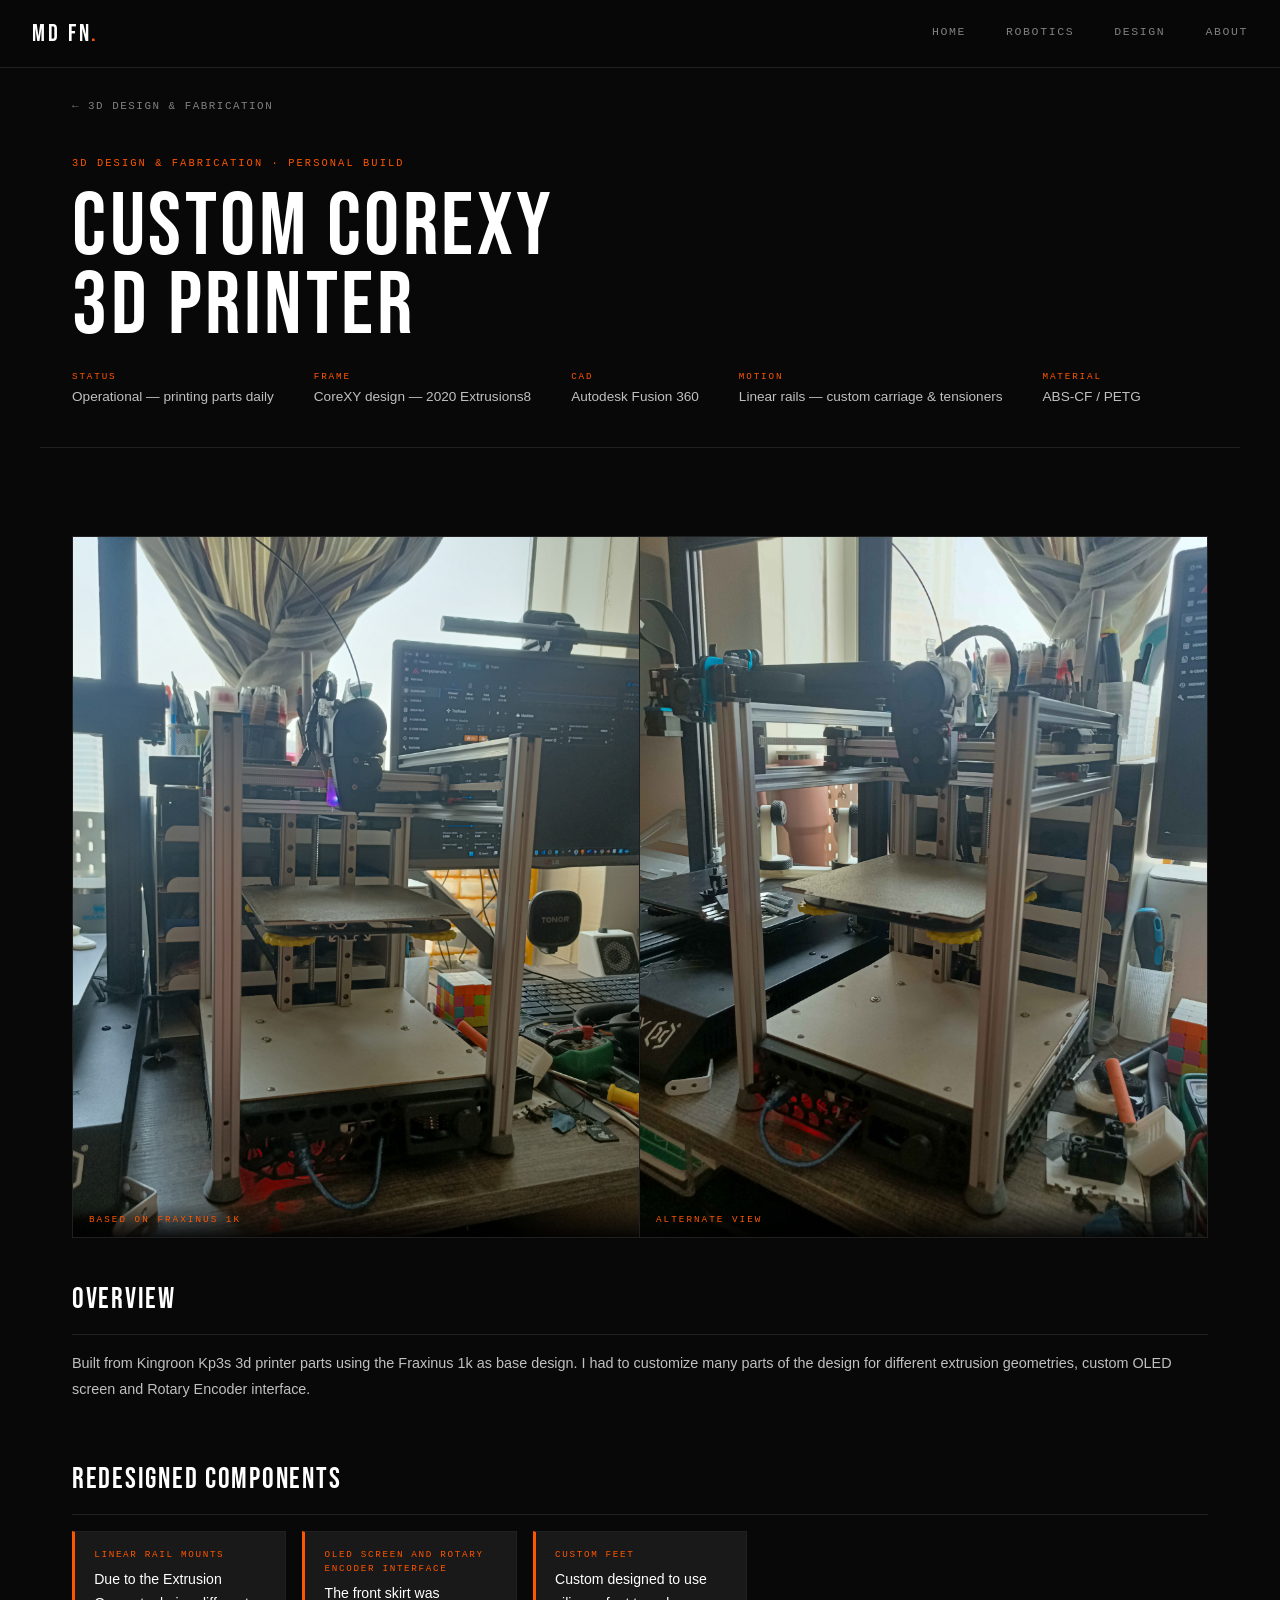
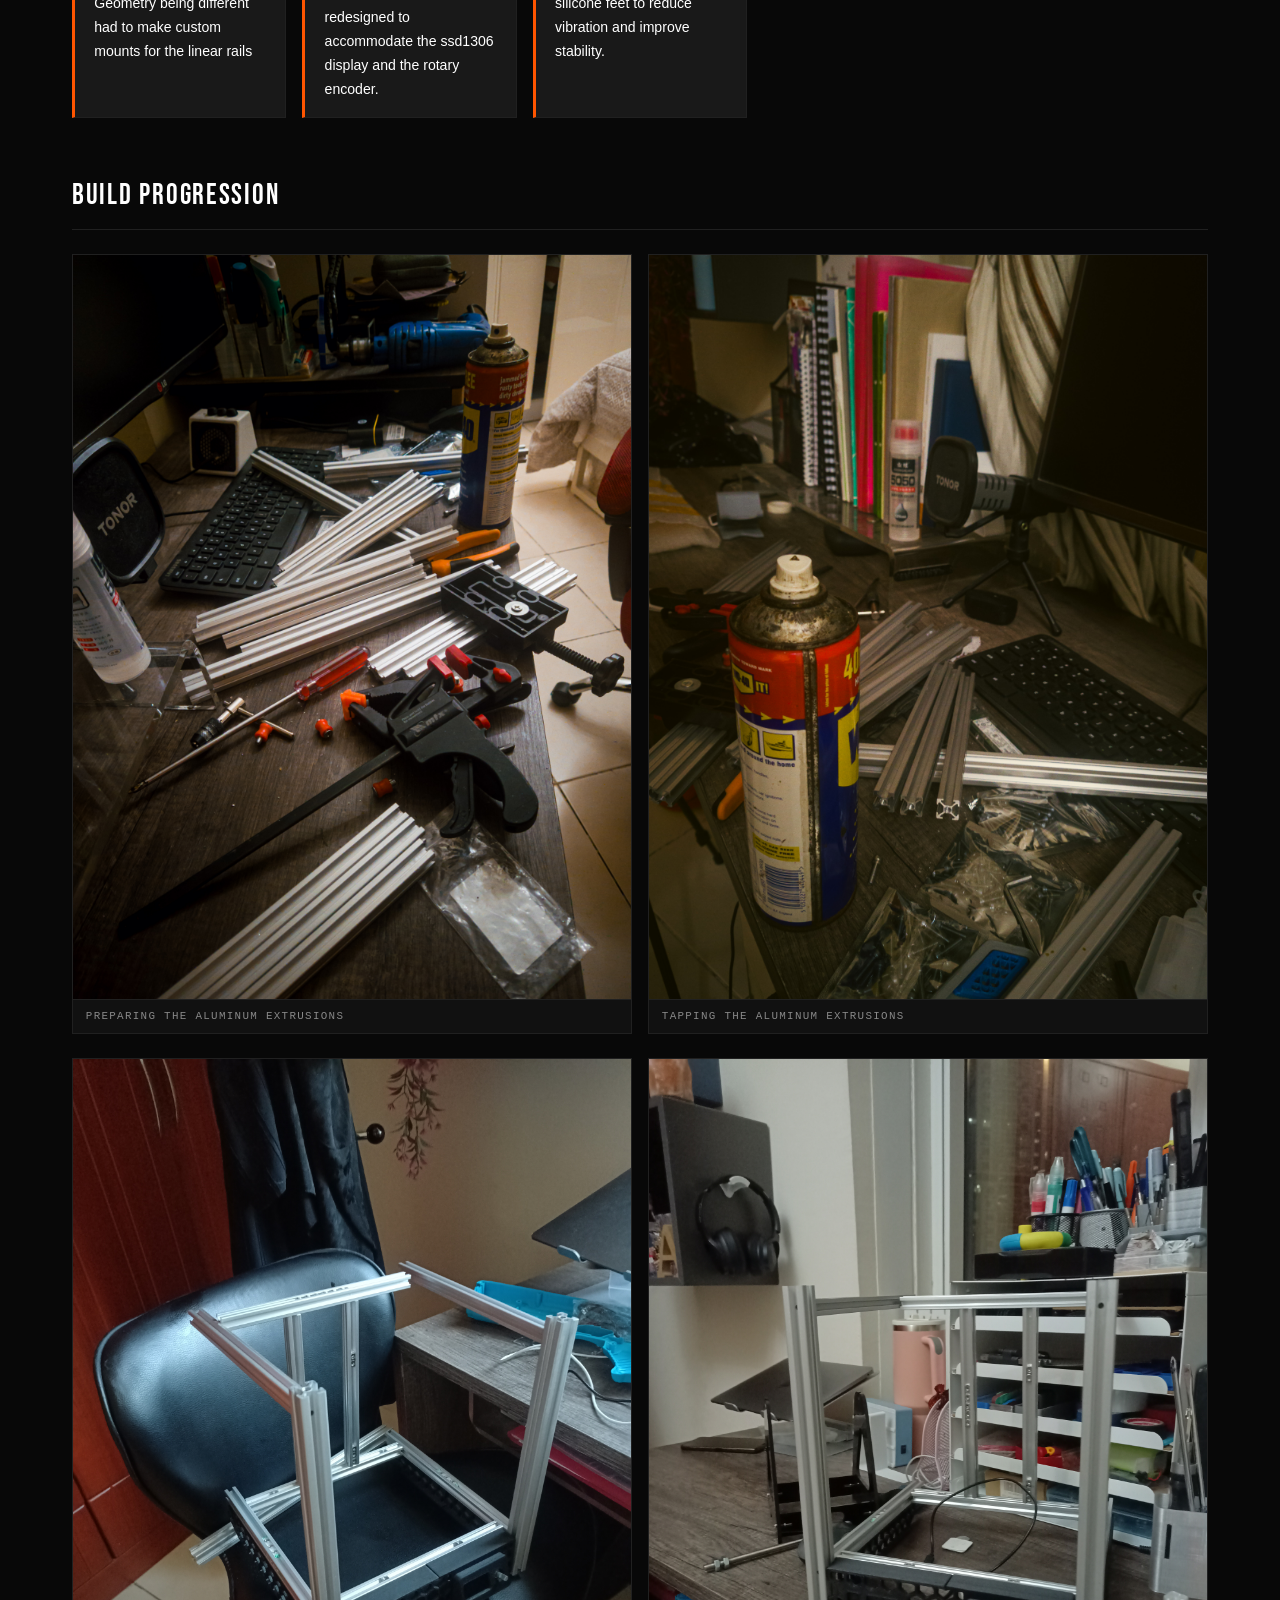
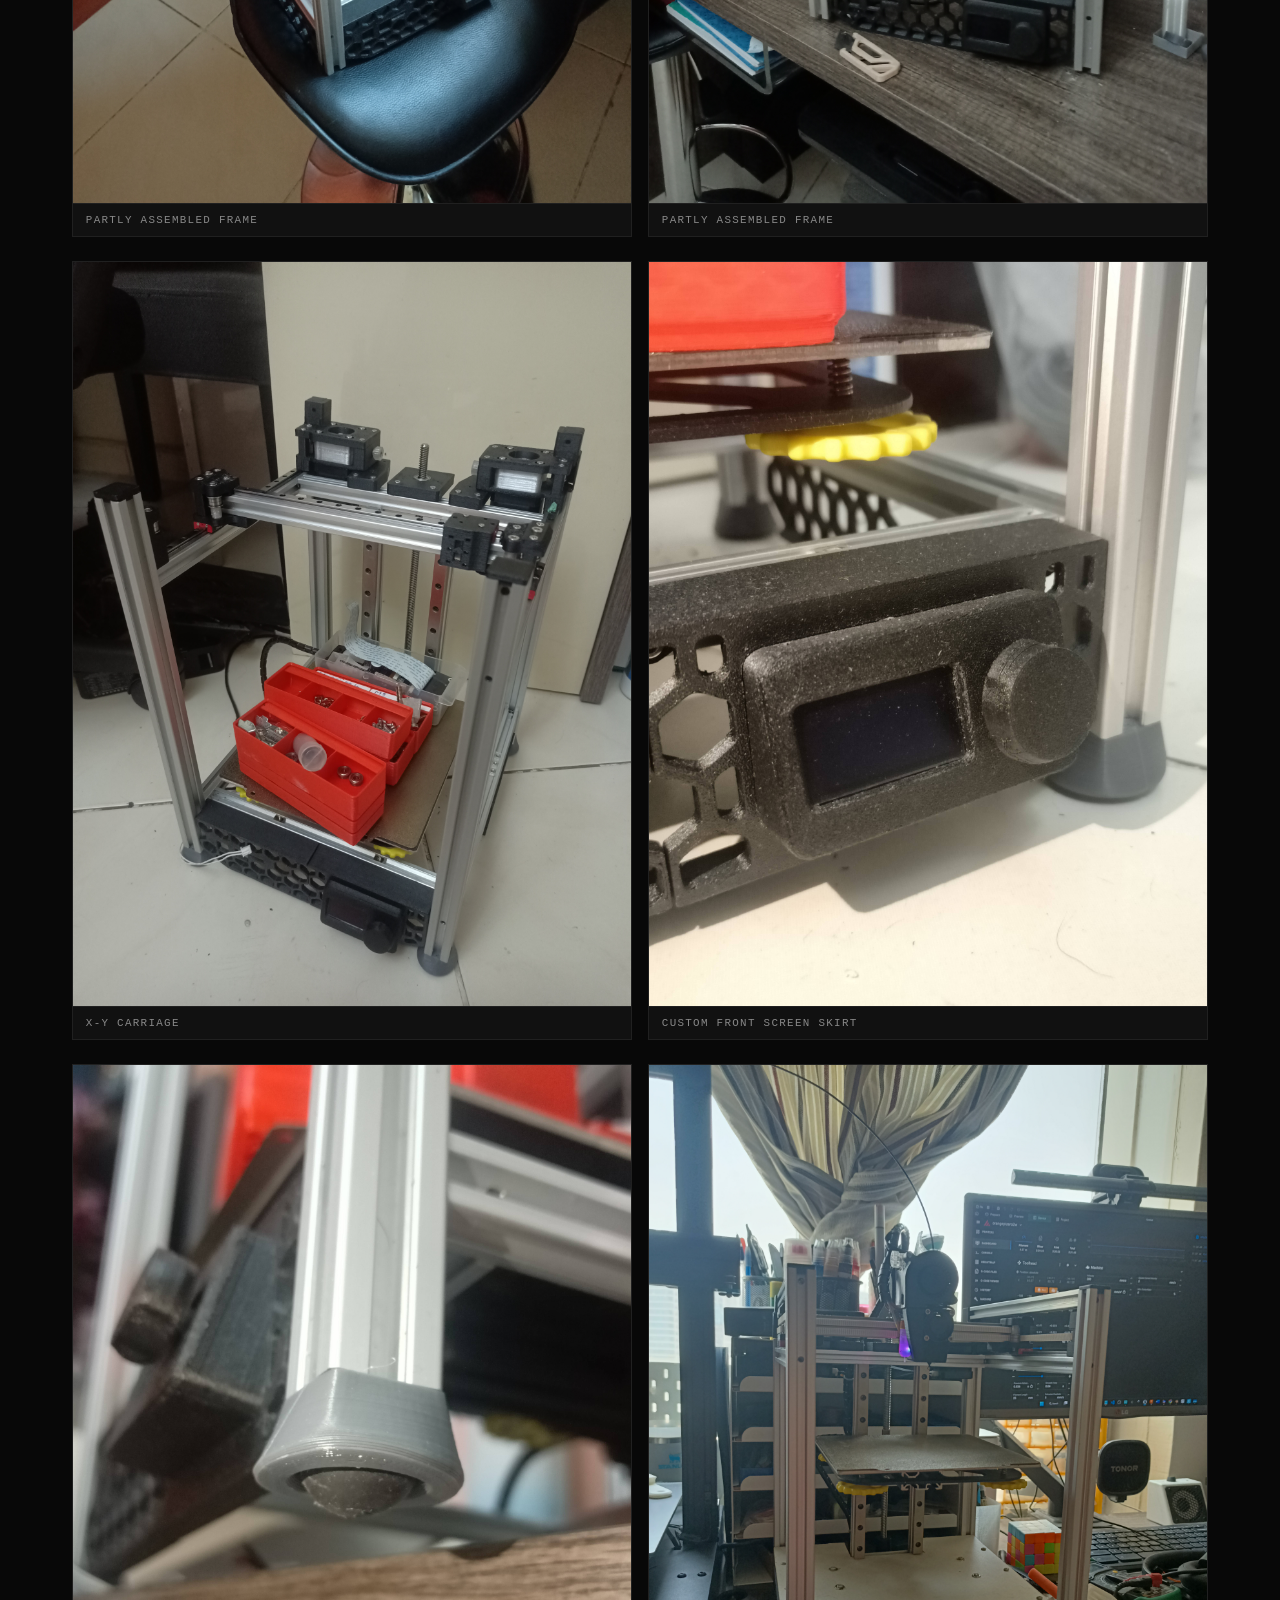
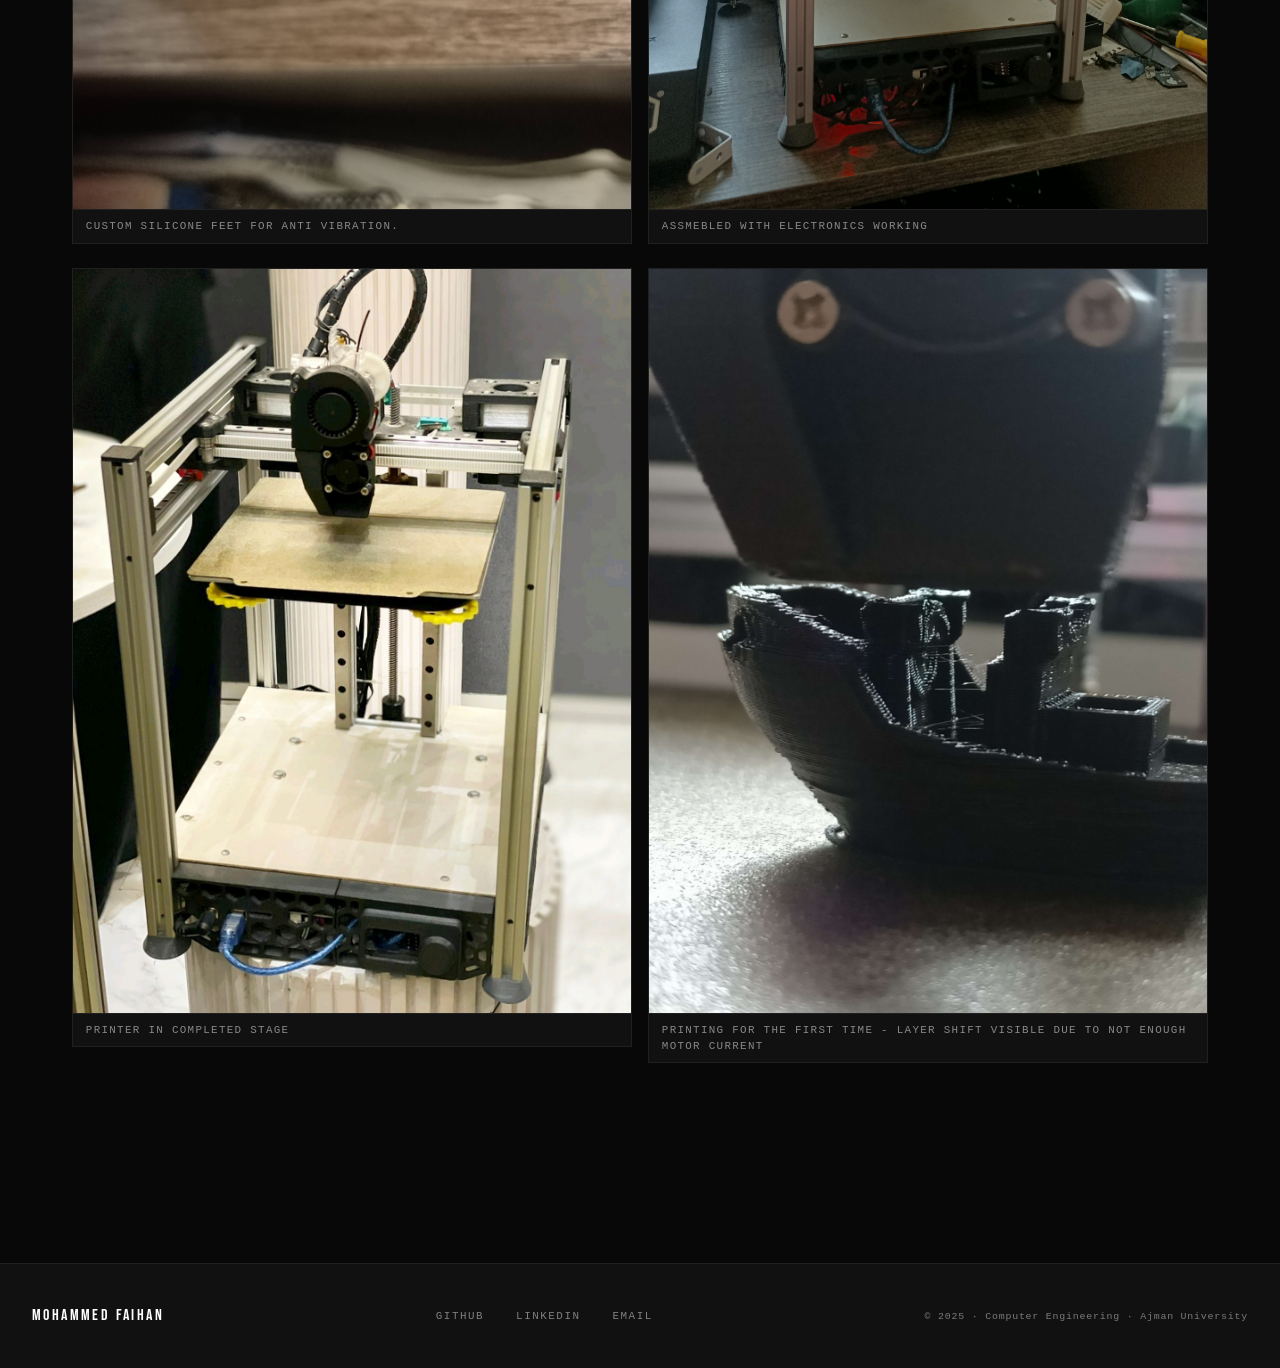
<file: projects/corexy.html>
<!DOCTYPE html>
<html lang="en">
<head>
    <meta charset="UTF-8">
    <meta name="viewport" content="width=device-width, initial-scale=1.0">
    <title>Custom CoreXY 3D Printer — MD FN Portfolio</title>
    <link href="https://fonts.googleapis.com/css2?family=Bebas+Neue&display=swap" rel="stylesheet">
    <link rel="stylesheet" href="../styles.css">
</head>
<body>

    <!-- NAV -->
    <nav class="navbar">
        <div class="nav-wrapper">
            <div class="logo-block">MD FN<span class="logo-dot">.</span></div>
            <div class="nav-menu" style="display:flex;">
                <a href="../index.html#home"     class="nav-item">HOME</a>
                <a href="../index.html#robotics" class="nav-item">ROBOTICS</a>
                <a href="../index.html#design"   class="nav-item">DESIGN</a>
                <a href="../index.html#about"    class="nav-item">ABOUT</a>
            </div>
        </div>
    </nav>

    <!-- BACK -->
    <div class="detail-nav">
        <a href="../index.html#design" class="back-button">3D DESIGN &amp; FABRICATION</a>
    </div>

    <!-- HEADER -->
    <header class="detail-header">
        <span class="detail-eyebrow">3D Design &amp; Fabrication · Personal Build</span>
        <h1 class="detail-title">Custom CoreXY<br>3D Printer</h1>
        <div class="detail-meta">
            <div class="detail-meta-item">
                <span class="detail-meta-label">STATUS</span>
                <span class="detail-meta-value">Operational — printing parts daily</span>
            </div>
            <div class="detail-meta-item">
                <span class="detail-meta-label">FRAME</span>
                <span class="detail-meta-value">CoreXY design — 2020 Extrusions8</span>
            </div>
            <div class="detail-meta-item">
                <span class="detail-meta-label">CAD</span>
                <span class="detail-meta-value">Autodesk Fusion 360</span>
            </div>
            <div class="detail-meta-item">
                <span class="detail-meta-label">MOTION</span>
                <span class="detail-meta-value">Linear rails — custom carriage &amp; tensioners</span>
            </div>
            <div class="detail-meta-item">
                <span class="detail-meta-label">MATERIAL</span>
                <span class="detail-meta-value">ABS-CF / PETG</span>
            </div>
        </div>
    </header>

    <main class="detail-content">

        <!-- ── HERO ───────────────────────────────────────────── -->
        <div class="hero-images">
            <div class="hero-img-panel">
                <img src="../Media/Custom CoreXy/IMG20250806122016.jpg" alt="CoreXY printer — later build stage">
                <span class="hero-img-label">Based on Fraxinus 1k</span>
            </div>
            <div class="hero-img-panel">
                <img src="../Media/Custom CoreXy/IMG20250806122021.jpg" alt="CoreXY printer — current state">
                <span class="hero-img-label">Alternate View</span>
            </div>
        </div>

        <!-- ── OVERVIEW ────────────────────────────────────────── -->
        <div class="detail-section">
            <h2>Overview</h2>
            <p>Built from Kingroon Kp3s 3d printer parts using the Fraxinus 1k as base design. I had to customize many parts of the design for different extrusion geometries, custom OLED screen and Rotary Encoder interface.</p>
        </div>

        <!-- ── REDESIGNED COMPONENTS ───────────────────────────── -->
        <div class="detail-section">
            <h2>Redesigned Components</h2>

            <div class="spec-grid">
                <div class="spec-item">
                    <span class="spec-label">Linear Rail Mounts</span>
                    <span class="spec-value">Due to the Extrusion Geometry being different had to make custom mounts for the linear rails</span>
                </div>
                <div class="spec-item">
                    <span class="spec-label">OLED Screen and Rotary Encoder Interface </span>
                    <span class="spec-value">The front skirt was redesigned to accommodate the ssd1306 display and the rotary encoder.</span>
                </div>
                <div class="spec-item">
                    <span class="spec-label">Custom Feet</span>
                    <span class="spec-value">Custom designed to use silicone feet to reduce vibration and improve stability.</span>
                </div>
            </div>
        </div>

        <!-- ── BUILD PROGRESSION ──────────────────────────────── -->
        <div class="detail-section">
            <h2>Build Progression</h2>

            <div class="img-grid img-grid-2" style="margin-top:1.5rem;">
                <div class="img-cell img-cell-tall">
                    <img src="../Media/Custom CoreXy/IMG_250111_223351.jpg" alt="Early build — frame and motion system">
                    <div class="img-cell-caption">Preparing the Aluminum Extrusions</div>
                </div>
                <div class="img-cell img-cell-tall">
                    <img src="../Media/Custom CoreXy/IMG_250111_223410.jpg" alt="X-axis carriage and linear rail">
                    <div class="img-cell-caption">Tapping the Aluminum Extrusions</div>
                </div>
            </div>

            <div class="img-grid img-grid-2">
                <div class="img-cell img-cell-tall">
                    <img src="../Media/Custom CoreXy/IMG20250611182006.jpg" alt="Mid-build frame">
                    <div class="img-cell-caption">Partly assembled frame</div>
                </div>
                <div class="img-cell img-cell-tall">
                    <img src="../Media/Custom CoreXy/IMG20250611195426.jpg" alt="Hotend and part cooling fan mount">
                    <div class="img-cell-caption">Partly assembled frame</div>
                </div>
            </div>

            <div class="img-grid img-grid-2">
                <div class="img-cell img-cell-tall">
                    <img src="../Media/Custom CoreXy/IMG20250703230016.jpg" alt="Frame assembly progress">
                    <div class="img-cell-caption">X-Y Carriage</div>
                </div>
                <div class="img-cell img-cell-tall">
                    <img src="../Media/Custom CoreXy/IMG20250703230308.jpg" alt="Z axis assembly">
                    <div class="img-cell-caption">Custom front screen skirt</div>
                </div>
                
            </div>

            <div class="img-grid img-grid-2">
                
                <div class="img-cell img-cell-tall">
                    <img src="../Media/Custom CoreXy/IMG20250703230930.jpg" alt="Electronics bay">
                    <div class="img-cell-caption">Custom silicone feet for anti vibration.</div>
                </div>
                <div class="img-cell img-cell-tall">
                    <img src="../Media/Custom CoreXy/IMG20250806122016.jpg" alt="Later stage — enclosure and panels">
                    <div class="img-cell-caption">Assmebled with electronics working</div>
                </div>
            </div>

            

            <div class="img-grid img-grid-2">
                <div class="img-cell img-cell-tall">
                    <img src="../Media/Custom CoreXy/Main 2.jpg" alt="Later stage — enclosure and panels">
                    <div class="img-cell-caption">Printer in completed stage</div>
                </div>
                <div class="img-cell img-cell-tall">
                    <img src="../Media/Custom CoreXy/first_print.jpg" alt="Current state — both printers running">
                    <div class="img-cell-caption">Printing for the first time - Layer shift visible due to not enough motor current</div>
                </div>
            </div>
        </div>

    </main>

    <footer class="footer">
        <div class="footer-inner">
            <div class="footer-name">MOHAMMED FAIHAN</div>
            <div class="footer-links">
                <a href="https://github.com/md-fn" class="footer-link" target="_blank" rel="noopener">GITHUB</a>
                <a href="https://www.linkedin.com/in/mohammedfaihan/" class="footer-link">LINKEDIN</a>
                <a href="mailto:mohammedfaihankhateeb@gmail.com" class="footer-link">EMAIL</a>
            </div>
            <p class="footer-copy">© 2025 · Computer Engineering · Ajman University</p>
        </div>
    </footer>

</body>
</html>
</file>
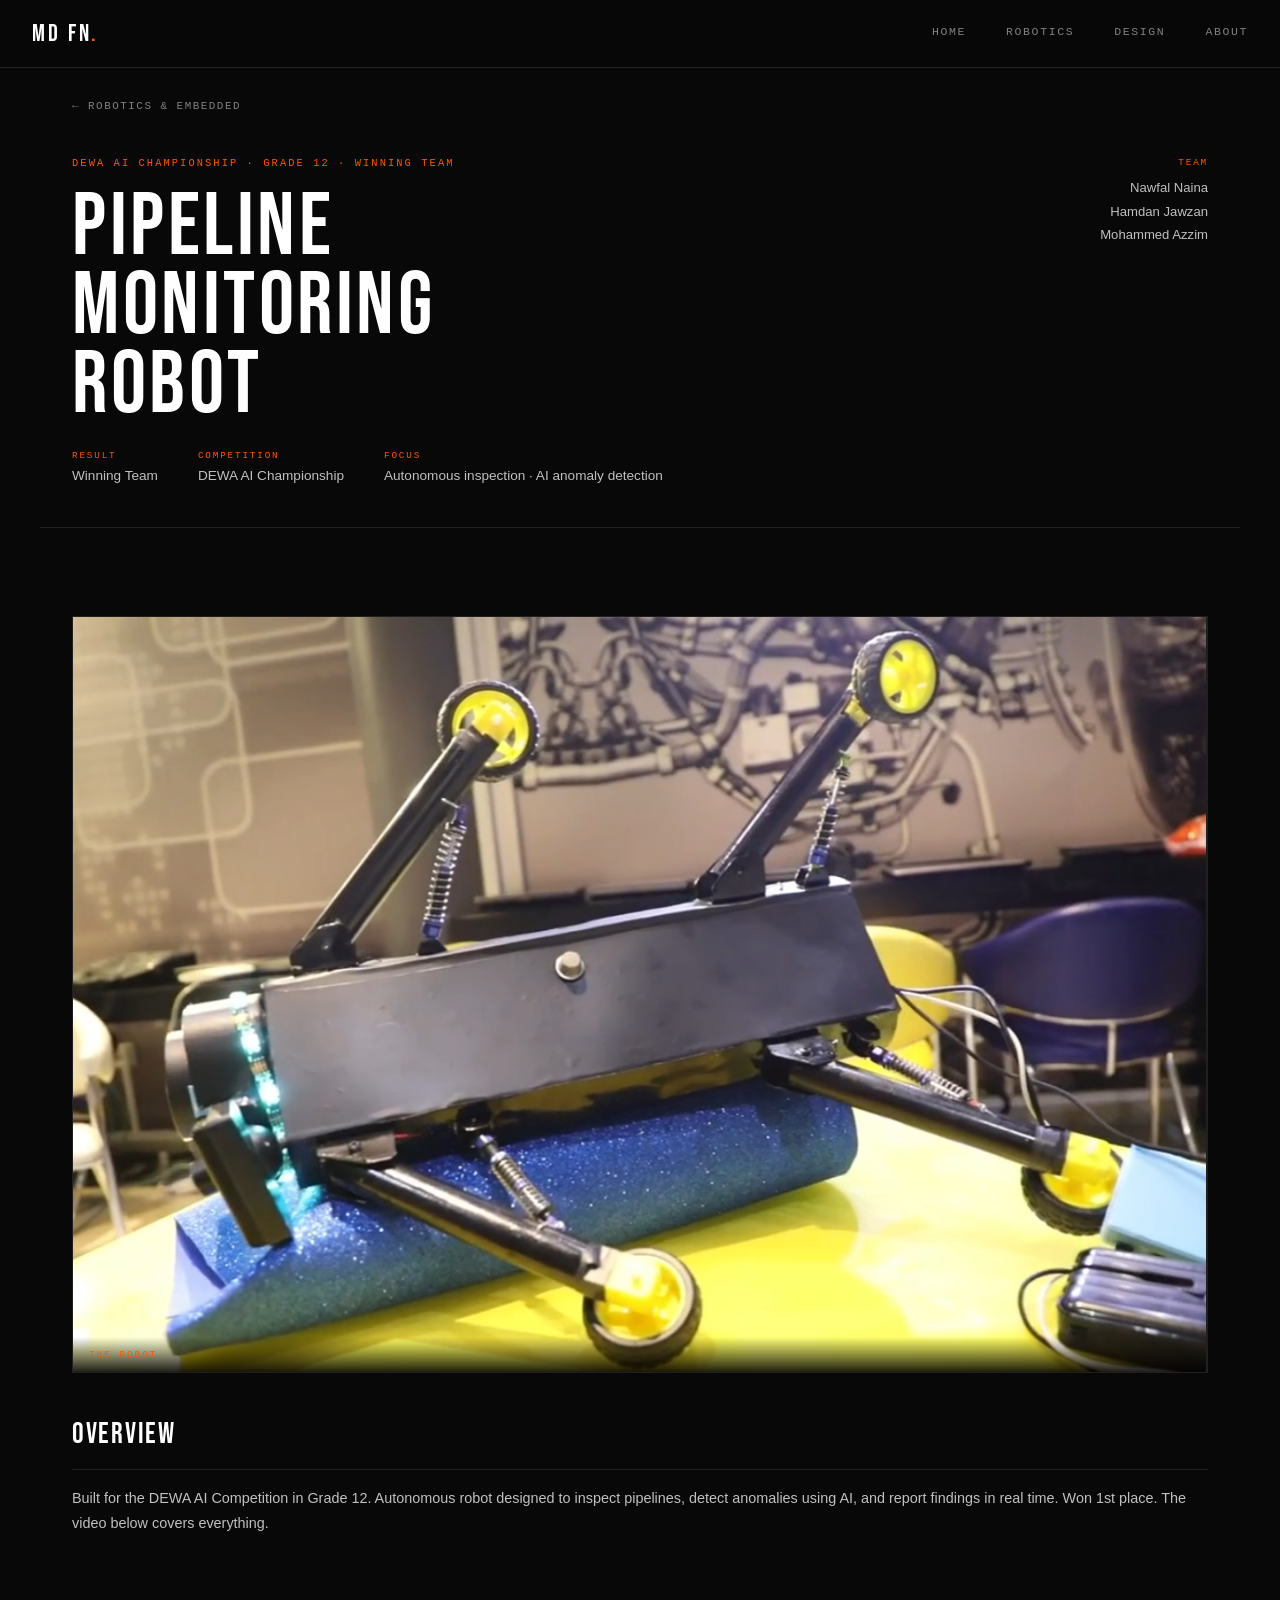
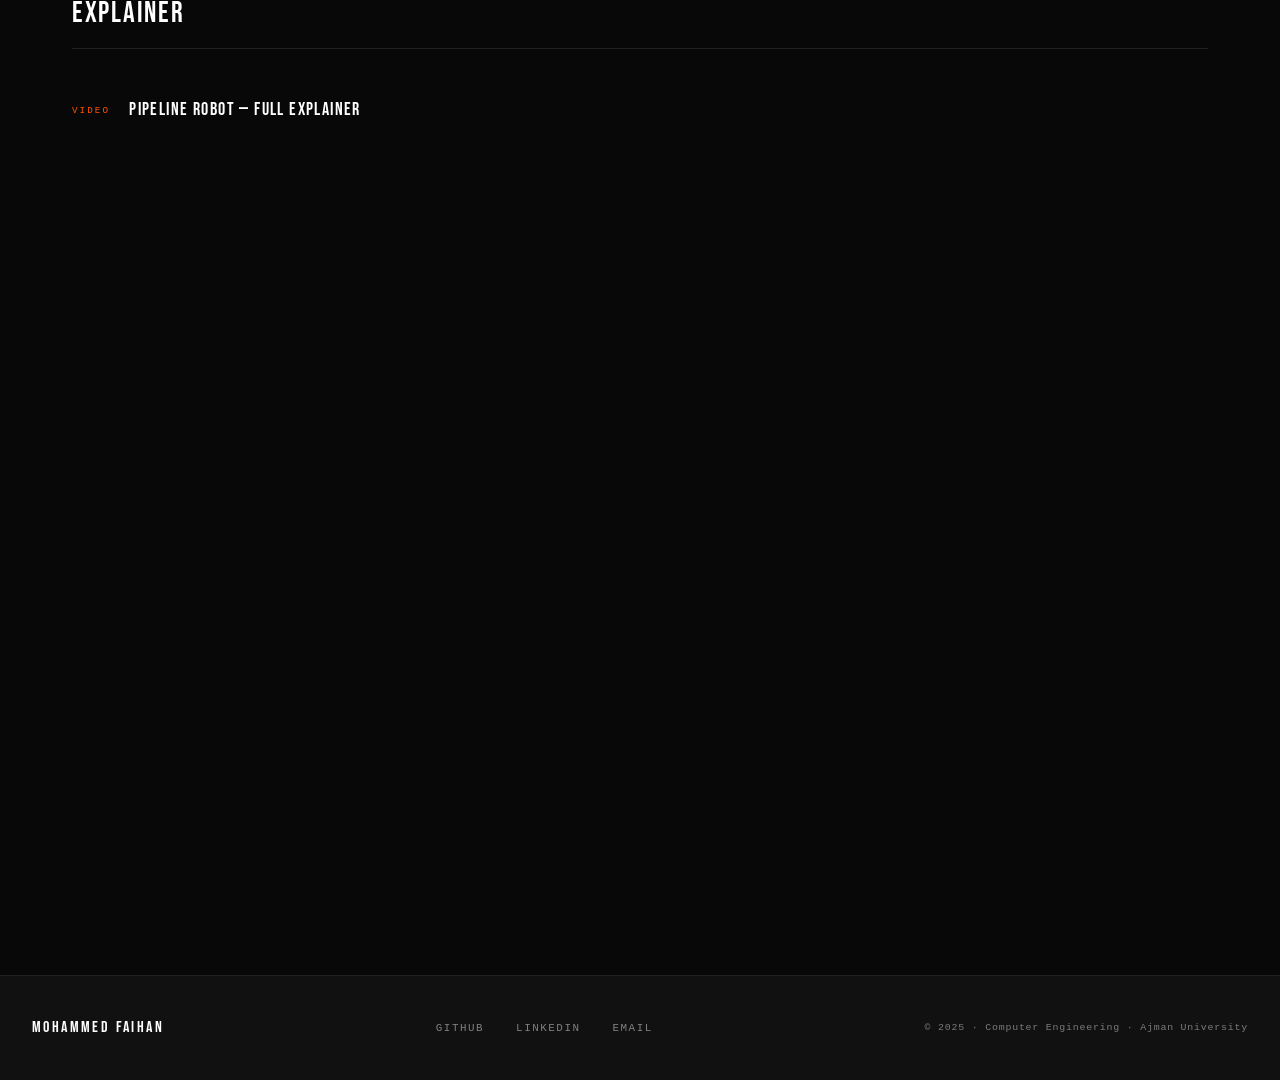
<file: projects/dewa-pipeline.html>
<!DOCTYPE html>
<html lang="en">
<head>
    <meta charset="UTF-8">
    <meta name="viewport" content="width=device-width, initial-scale=1.0">
    <title>Pipeline Monitoring Robot — MD FN Portfolio</title>
    <link href="https://fonts.googleapis.com/css2?family=Bebas+Neue&display=swap" rel="stylesheet">
    <link rel="stylesheet" href="../styles.css">
</head>
<body>

    <!-- NAV -->
    <nav class="navbar">
        <div class="nav-wrapper">
            <div class="logo-block">MD FN<span class="logo-dot">.</span></div>
            <div class="nav-menu" style="display:flex;">
                <a href="../index.html#home"     class="nav-item">HOME</a>
                <a href="../index.html#robotics" class="nav-item">ROBOTICS</a>
                <a href="../index.html#design"   class="nav-item">DESIGN</a>
                <a href="../index.html#about"    class="nav-item">ABOUT</a>
            </div>
        </div>
    </nav>

    <!-- BACK -->
    <div class="detail-nav">
        <a href="../index.html#robotics" class="back-button">ROBOTICS &amp; EMBEDDED</a>
    </div>

    <!-- HEADER -->
    <header class="detail-header">
        <div class="detail-team">
            <span class="detail-team-label">TEAM</span>
            <div class="detail-team-members">
                <span class="detail-team-member">Nawfal Naina</span>
                <span class="detail-team-member">Hamdan Jawzan</span>
                <span class="detail-team-member">Mohammed Azzim</span>
            </div>
        </div>
        <span class="detail-eyebrow">DEWA AI Championship · Grade 12 · Winning Team</span>
        <h1 class="detail-title">Pipeline<br>Monitoring<br>Robot</h1>
        <div class="detail-meta">
            <div class="detail-meta-item">
                <span class="detail-meta-label">RESULT</span>
                <span class="detail-meta-value">Winning Team </span>
            </div>
            <div class="detail-meta-item">
                <span class="detail-meta-label">COMPETITION</span>
                <span class="detail-meta-value">DEWA AI Championship</span>
            </div>
            <div class="detail-meta-item">
                <span class="detail-meta-label">FOCUS</span>
                <span class="detail-meta-value">Autonomous inspection · AI anomaly detection</span>
            </div>
        </div>
    </header>

    <main class="detail-content">

        <!-- ── HERO ───────────────────────────────────────────── -->
        <div class="hero-images" style="grid-template-columns: 1fr;">
            <div class="hero-img-panel">
                <img src="../Media/Pipeline monitoring robot/whole robot.png" alt="Pipeline monitoring robot" style="height: auto; aspect-ratio: 3/2;">
                <span class="hero-img-label">THE ROBOT</span>
            </div>
        </div>

        <!-- ── OVERVIEW ────────────────────────────────────────── -->
        <div class="detail-section">
            <h2>Overview</h2>
            <p>Built for the DEWA AI Competition in Grade 12. Autonomous robot designed to inspect pipelines, detect anomalies using AI, and report findings in real time. Won 1st place. The video below covers everything.</p>
        </div>

        <!-- ── VIDEO ───────────────────────────────────────────── -->
        <div class="detail-section">
            <h2>Explainer</h2>
            <div class="video-block">
                <div class="video-block-header">
                    <span class="video-tag">VIDEO</span>
                    <span class="video-block-title">Pipeline Robot — Full Explainer</span>
                </div>
                <div style="position:relative; padding-bottom:56.25%; height:0; overflow:hidden;">
                    <iframe
                        src="https://www.youtube.com/embed/D9mMt4Ms9Ew"
                        title="Pipeline Robot"
                        frameborder="0"
                        allow="accelerometer; autoplay; clipboard-write; encrypted-media; gyroscope; picture-in-picture; web-share"
                        referrerpolicy="strict-origin-when-cross-origin"
                        allowfullscreen
                        style="position:absolute; top:0; left:0; width:100%; height:100%;">
                    </iframe>
                </div>
            </div>
        </div>

    </main>

    <footer class="footer">
        <div class="footer-inner">
            <div class="footer-name">MOHAMMED FAIHAN</div>
            <div class="footer-links">
                <a href="https://github.com/md-fn" class="footer-link" target="_blank" rel="noopener">GITHUB</a>
                <a href="https://www.linkedin.com/in/mohammedfaihan/" class="footer-link">LINKEDIN</a>
                <a href="mailto:mohammedfaihankhateeb@gmail.com" class="footer-link">EMAIL</a>
            </div>
            <p class="footer-copy">© 2025 · Computer Engineering · Ajman University</p>
        </div>
    </footer>

</body>
</html>
</file>
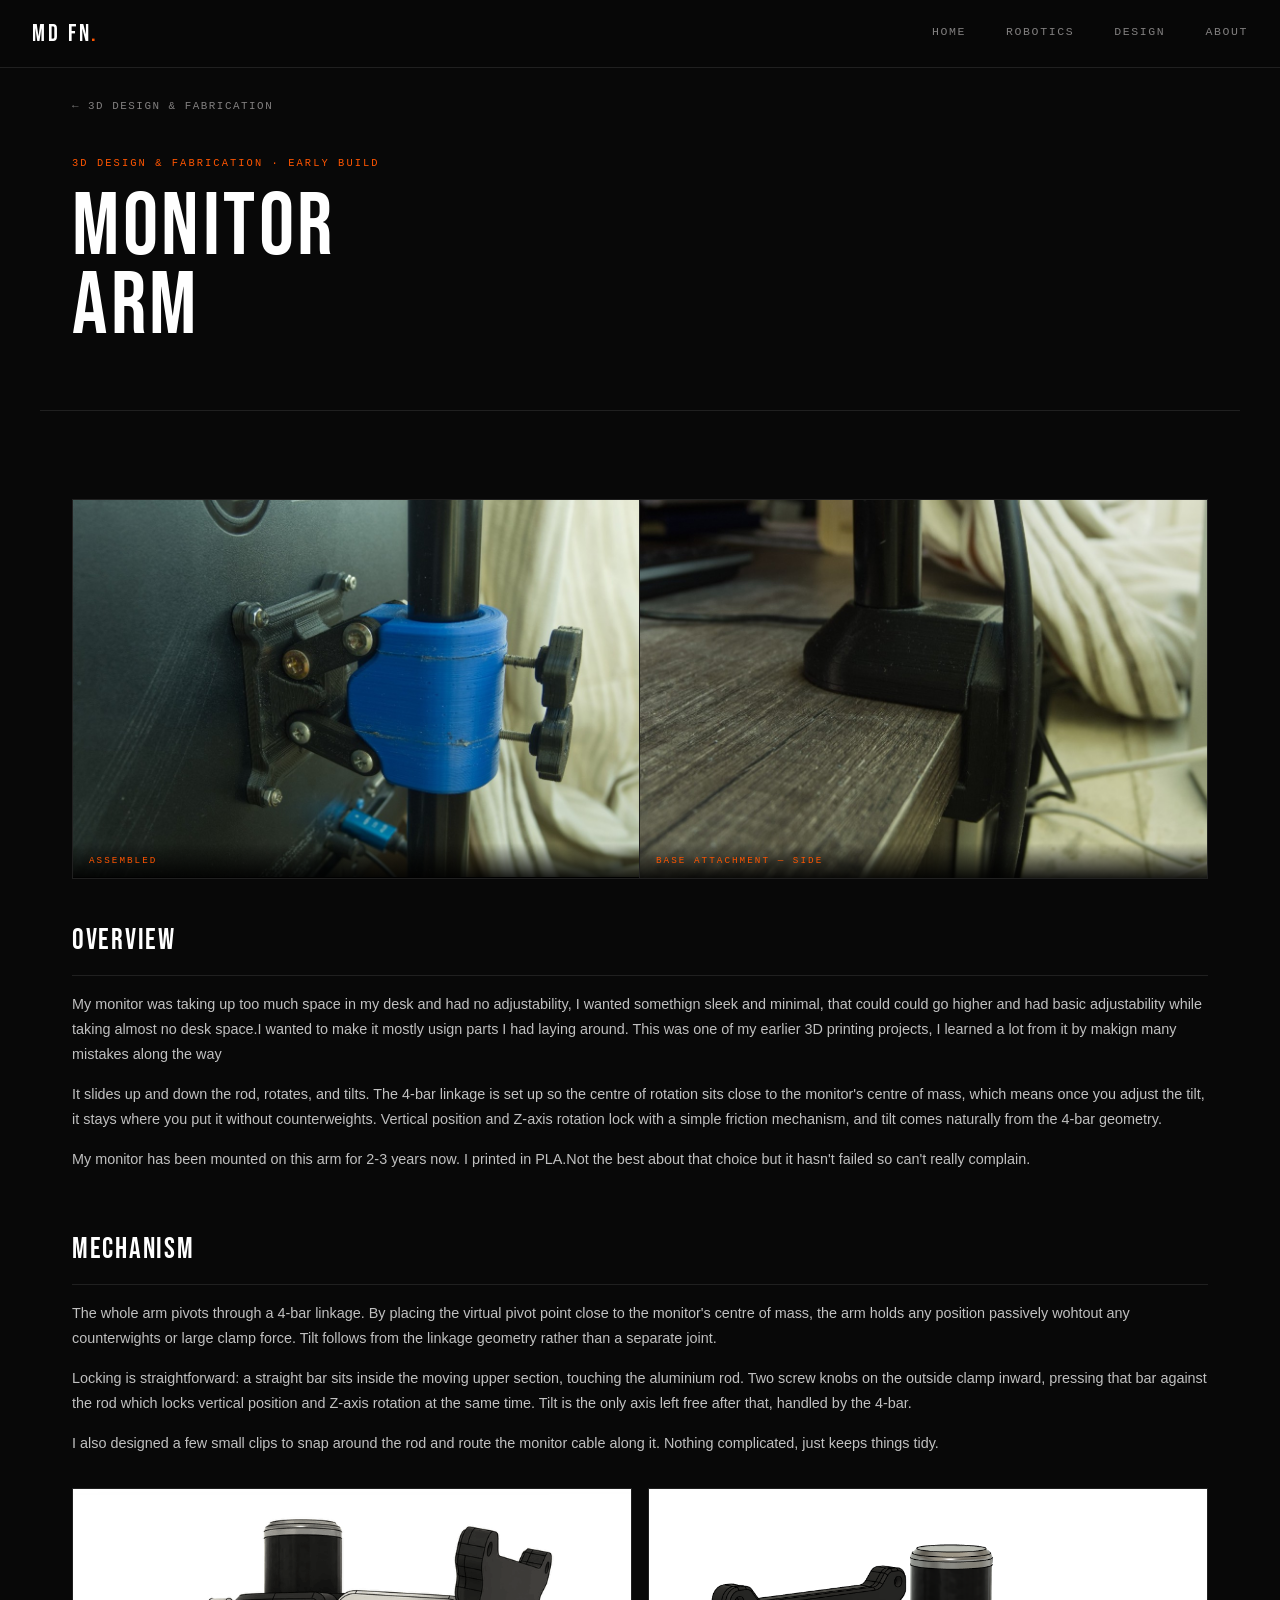
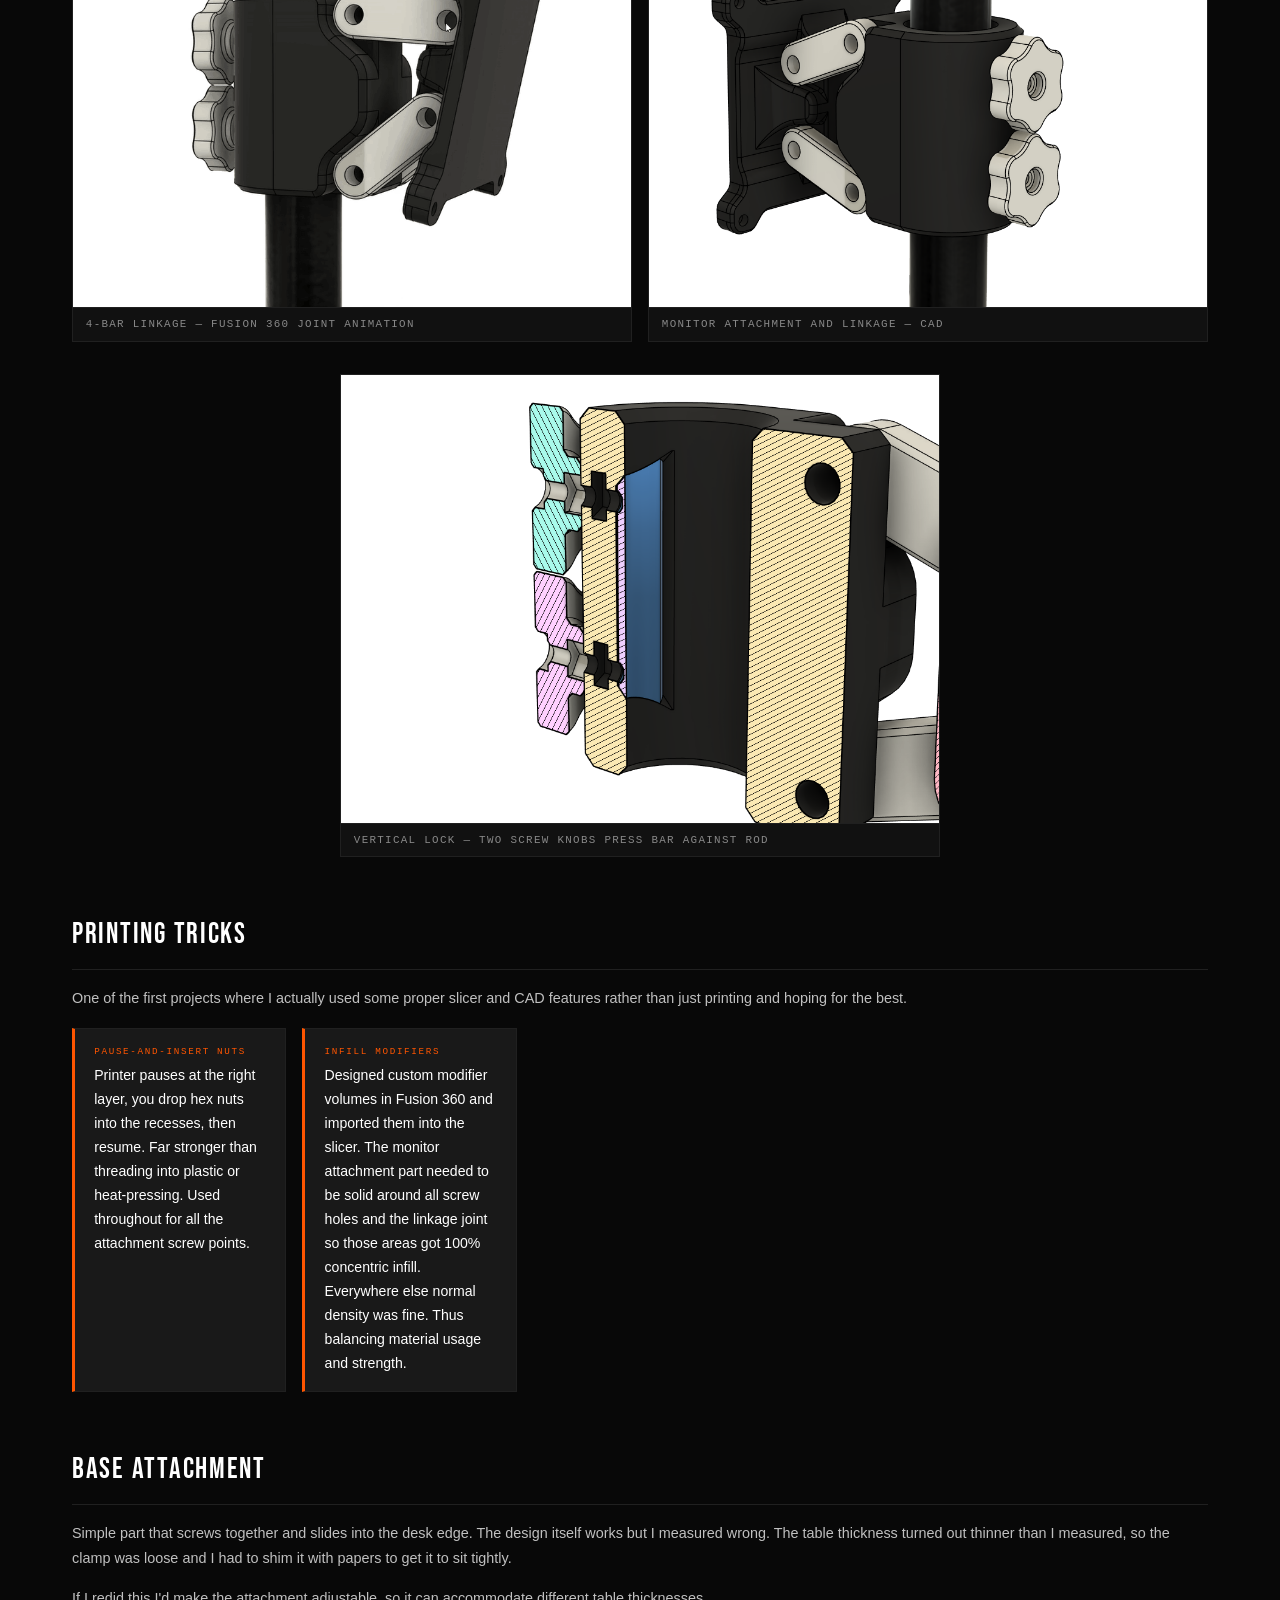
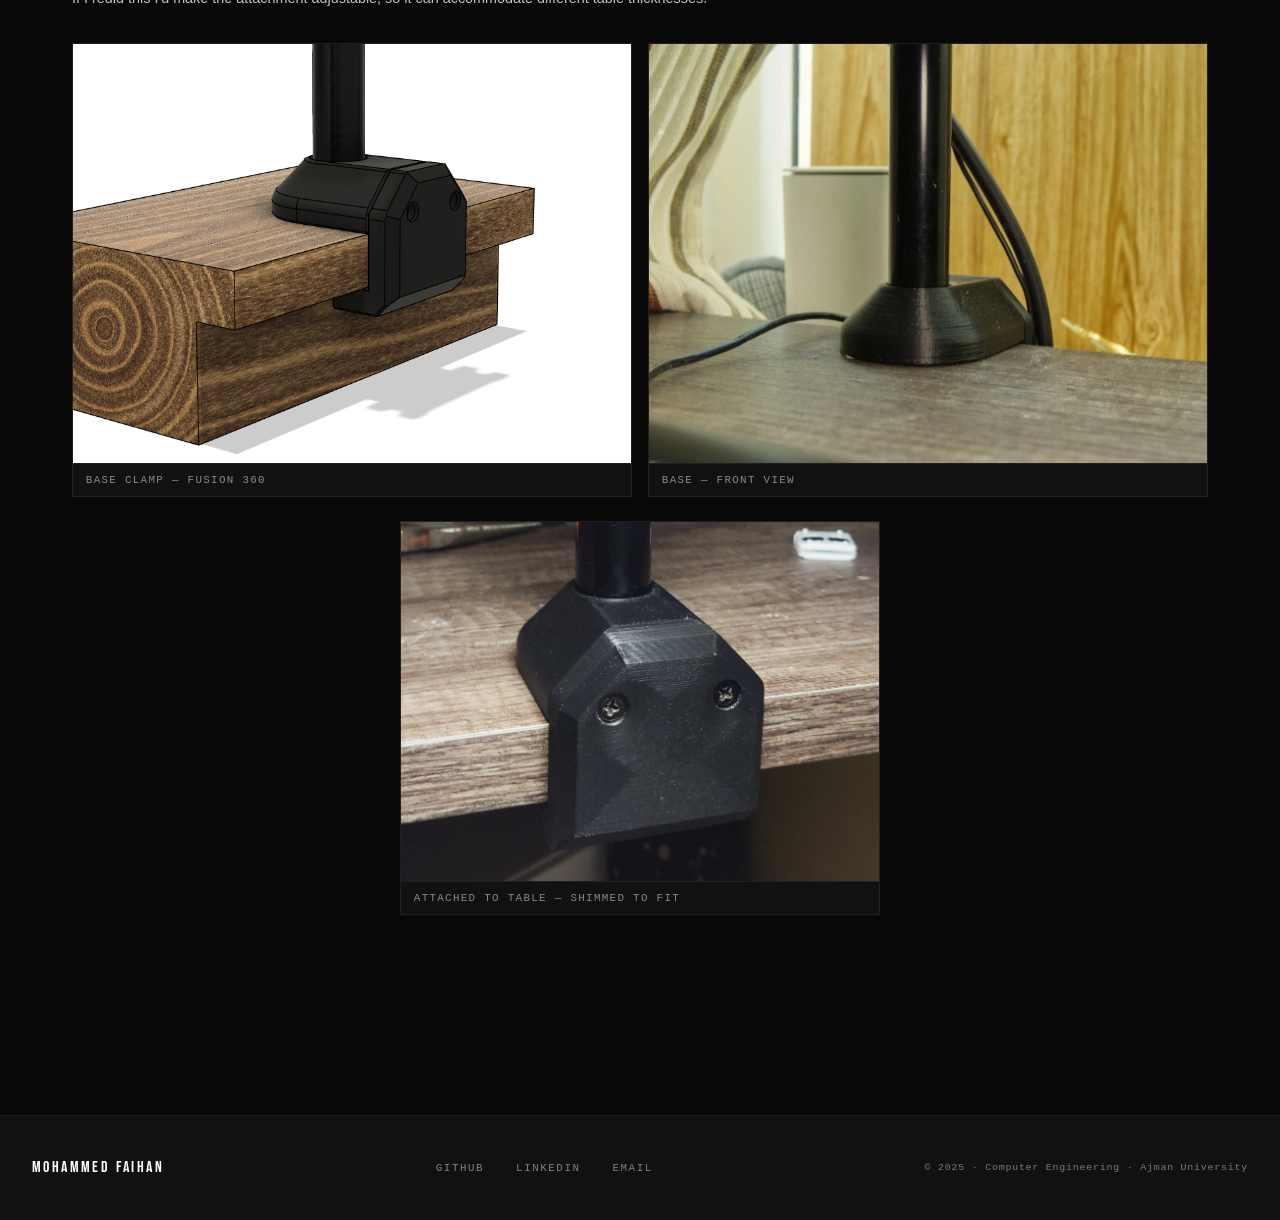
<file: projects/monitor-arm.html>
<!DOCTYPE html>
<html lang="en">
<head>
    <meta charset="UTF-8">
    <meta name="viewport" content="width=device-width, initial-scale=1.0">
    <title>3D-Printed Monitor Arm — MD FN Portfolio</title>
    <link href="https://fonts.googleapis.com/css2?family=Bebas+Neue&display=swap" rel="stylesheet">
    <link rel="stylesheet" href="../styles.css">
</head>
<body>

    <!-- NAV -->
    <nav class="navbar">
        <div class="nav-wrapper">
            <div class="logo-block">MD FN<span class="logo-dot">.</span></div>
            <div class="nav-menu" style="display:flex;">
                <a href="../index.html#home"     class="nav-item">HOME</a>
                <a href="../index.html#robotics" class="nav-item">ROBOTICS</a>
                <a href="../index.html#design"   class="nav-item">DESIGN</a>
                <a href="../index.html#about"    class="nav-item">ABOUT</a>
            </div>
        </div>
    </nav>

    <!-- BACK -->
    <div class="detail-nav">
        <a href="../index.html#design" class="back-button">3D DESIGN &amp; FABRICATION</a>
    </div>

    <!-- HEADER -->
    <header class="detail-header">
        <span class="detail-eyebrow">3D Design &amp; Fabrication · Early Build</span>
        <h1 class="detail-title">Monitor<br>Arm</h1>
        <!-- <div class="detail-meta">
            <div class="detail-meta-item">
                <span class="detail-meta-label">MATERIAL</span>
                <span class="detail-meta-value">PLA </span>
            </div>
            <div class="detail-meta-item">
                <span class="detail-meta-label">COLUMN</span>
                <span class="detail-meta-value">Salvaged aluminium curtain rod</span>
            </div>
            <div class="detail-meta-item">
                <span class="detail-meta-label">CAD</span>
                <span class="detail-meta-value">Autodesk Fusion </span>
            </div>
            <div class="detail-meta-item">
                <span class="detail-meta-label">STATUS</span>
                <span class="detail-meta-value">Still in use — 2–3 years on</span>
            </div>
        </div> -->
    </header>

    <main class="detail-content">

        <!-- ── HERO ───────────────────────────────────────────── -->
        <div class="hero-images">
            <div class="hero-img-panel">
                <img src="../Media/Monitor Arm/mounting mechanism .jpg" alt="Monitor arm assembly" style="height: auto; aspect-ratio: 3/2;">
                <span class="hero-img-label">ASSEMBLED</span>
            </div>
            <div class="hero-img-panel">
                <img src="../Media/Monitor Arm/Side - base attachment.jpg" alt="Base attachment side view" style="height: auto; aspect-ratio: 3/2;">
                <span class="hero-img-label">BASE ATTACHMENT — SIDE</span>
            </div>
        </div>

        <!-- ── OVERVIEW ────────────────────────────────────────── -->
        <div class="detail-section">
            <h2>Overview</h2>
            <p> My monitor was taking up too much space in my desk and had no adjustability, I wanted somethign sleek and minimal, that could could go higher and had basic adjustability while taking almost no desk space.I wanted to make it mostly usign parts I had laying around.
                This was one of my earlier 3D printing projects, I learned a lot from it by makign many mistakes along the way</p>
            <p>It slides up and down the rod, rotates, and tilts. The 4-bar linkage is set up so the centre of rotation sits close to the monitor's centre of mass, which means once you adjust the tilt, it stays where you put it without counterweights. Vertical position and Z-axis rotation lock with a simple friction mechanism, and tilt comes naturally from the 4-bar geometry.</p>
            <p>My monitor has been mounted on this arm for 2-3 years now. I printed in PLA.Not the best about that choice but it hasn't failed so can't really complain.</p>
        </div>

        <!-- ── MECHANISM ──────────────────────────────────────── -->
        <div class="detail-section">
            <h2>Mechanism</h2>
            <p>The whole arm pivots through a 4-bar linkage. By placing the virtual pivot point close to the monitor's centre of mass, the arm holds any position passively wohtout any counterwights or large clamp force. Tilt follows from the linkage geometry rather than a separate joint.</p>
            <p>Locking is straightforward: a straight bar sits inside the moving upper section, touching the aluminium rod. Two screw knobs on the outside clamp inward, pressing that bar against the rod which locks vertical position and Z-axis rotation at the same time. Tilt is the only axis left free after that, handled by the 4-bar.</p>
            <p>I also designed a few small clips to snap around the rod and route the monitor cable along it. Nothing complicated, just keeps things tidy.</p>

            <div class="img-grid img-grid-2" style="margin-top:2rem;">
                <div class="img-cell img-cell-lg">
                    <img src="../Media/Monitor Arm/4 bar mechanism cad anim.gif" alt="4-bar linkage CAD animation">
                    <div class="img-cell-caption">4-bar linkage — Fusion 360 joint animation</div>
                </div>
                <div class="img-cell img-cell-lg">
                    <img src="../Media/Monitor Arm/monitor attachment and mechanism cad.png" alt="Monitor attachment CAD">
                    <div class="img-cell-caption">Monitor attachment and linkage — CAD</div>
                </div>
            </div>

            <div style="max-width:600px; margin:2rem auto 0;">
                <div class="img-cell img-cell-lg">
                    <img src="../Media/Monitor Arm/vertical position locking mechanism.png" alt="Locking mechanism">
                    <div class="img-cell-caption">Vertical lock — two screw knobs press bar against rod</div>
                </div>
            </div>
        </div>

        <!-- ── PRINTING TECHNIQUES ────────────────────────────── -->
        <div class="detail-section">
            <h2>Printing Tricks</h2>
            <p>One of the first projects where I actually used some proper slicer and CAD features rather than just printing and hoping for the best.</p>

            <div class="spec-grid">
                <div class="spec-item">
                    <span class="spec-label">Pause-and-insert nuts</span>
                    <span class="spec-value">Printer pauses at the right layer, you drop hex nuts into the recesses, then resume. Far stronger than threading into plastic or heat-pressing. Used throughout for all the attachment screw points.</span>
                </div>
                <div class="spec-item">
                    <span class="spec-label">Infill modifiers</span>
                    <span class="spec-value">Designed custom modifier volumes in Fusion 360 and imported them into the slicer. The monitor attachment part needed to be solid around all screw holes and the linkage joint so those areas got 100% concentric infill. Everywhere else normal density was fine. Thus balancing material usage and strength.</span>
                </div>
            </div>
        </div>

        <!-- ── BASE ATTACHMENT ────────────────────────────────── -->
        <div class="detail-section">
            <h2>Base Attachment</h2>
            <p>Simple part that screws together and slides into the desk edge. The design itself works but I measured wrong. The table thickness turned out thinner than I measured, so the clamp was loose and I had to shim it with papers to get it to sit tightly.</p>
            <p>If I redid this I'd make the attachment adjustable, so it can accommodate different table thicknesses.</p>

            <div class="img-grid img-grid-2" style="margin-top:2rem;">
                <div class="img-cell img-cell-lg">
                    <img src="../Media/Monitor Arm/base cad.png" alt="Base clamp CAD">
                    <div class="img-cell-caption">Base clamp — Fusion 360</div>
                </div>
                <div class="img-cell img-cell-lg">
                    <img src="../Media/Monitor Arm/base front.jpg" alt="Base front">
                    <div class="img-cell-caption">Base — front view</div>
                </div>
            </div>

            <div style="max-width:480px; margin:0 auto;">
                <div class="img-cell img-cell-lg">
                    <img src="../Media/Monitor Arm/back - base attaching to table .jpg" alt="Base attached to table">
                    <div class="img-cell-caption">Attached to table — shimmed to fit</div>
                </div>
            </div>
        </div>

    </main>

    <footer class="footer">
        <div class="footer-inner">
            <div class="footer-name">MOHAMMED FAIHAN</div>
            <div class="footer-links">
                <a href="https://github.com/md-fn" class="footer-link" target="_blank" rel="noopener">GITHUB</a>
                <a href="https://www.linkedin.com/in/mohammedfaihan/" class="footer-link">LINKEDIN</a>
                <a href="mailto:mohammedfaihankhateeb@gmail.com" class="footer-link">EMAIL</a>
            </div>
            <p class="footer-copy">© 2025 · Computer Engineering · Ajman University</p>
        </div>
    </footer>

</body>
</html>
</file>
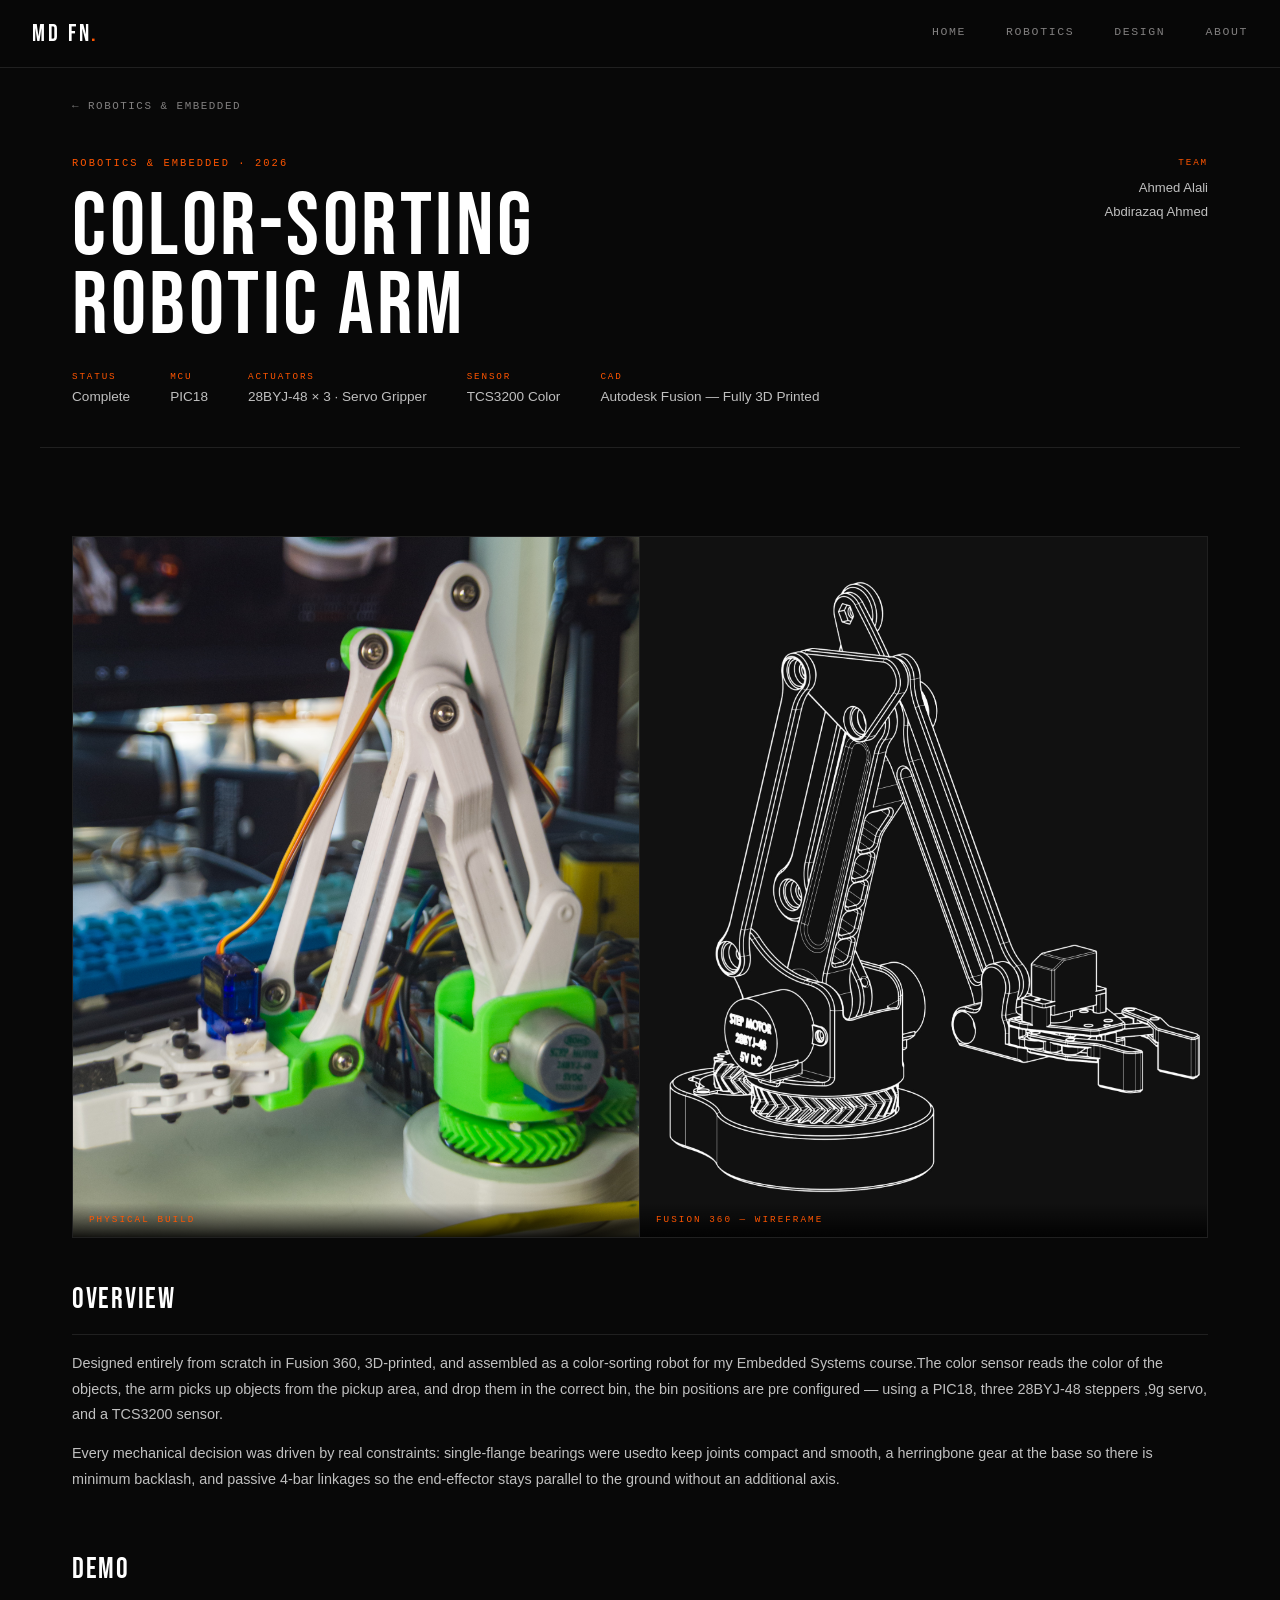
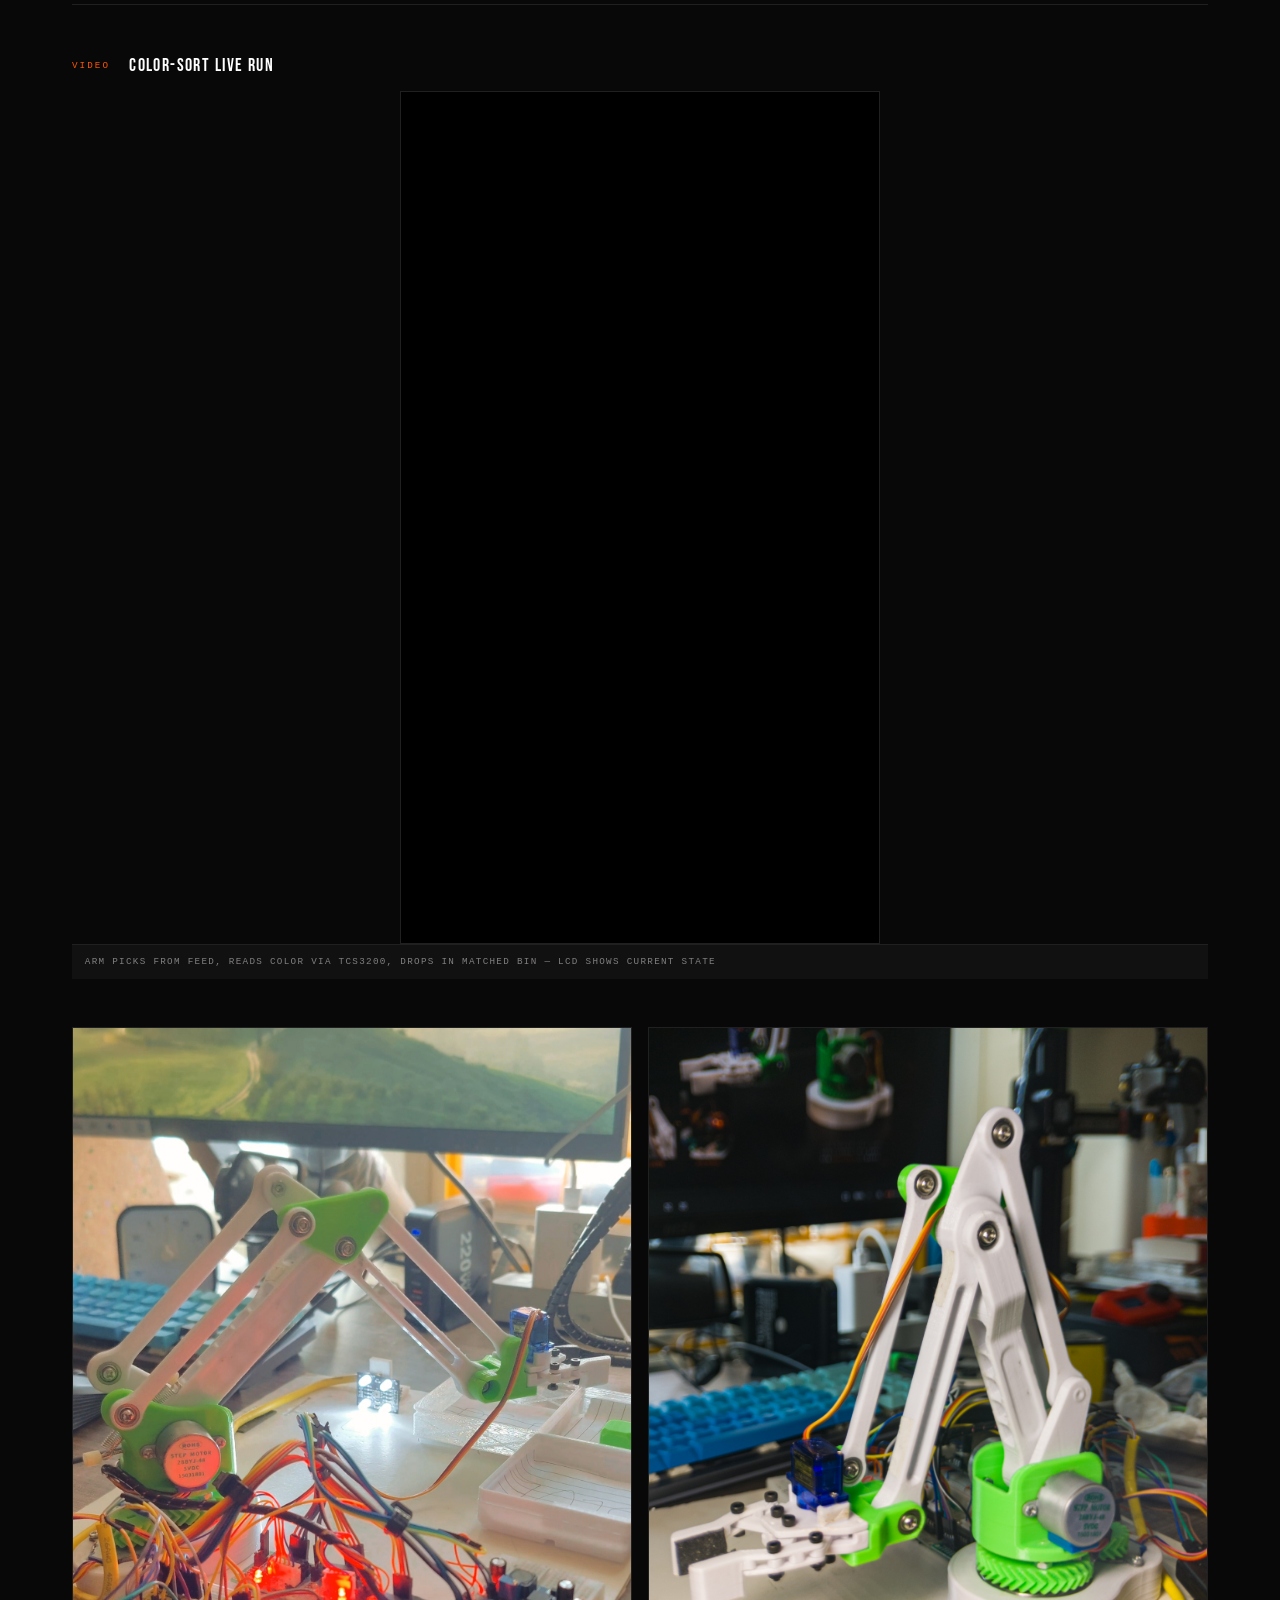
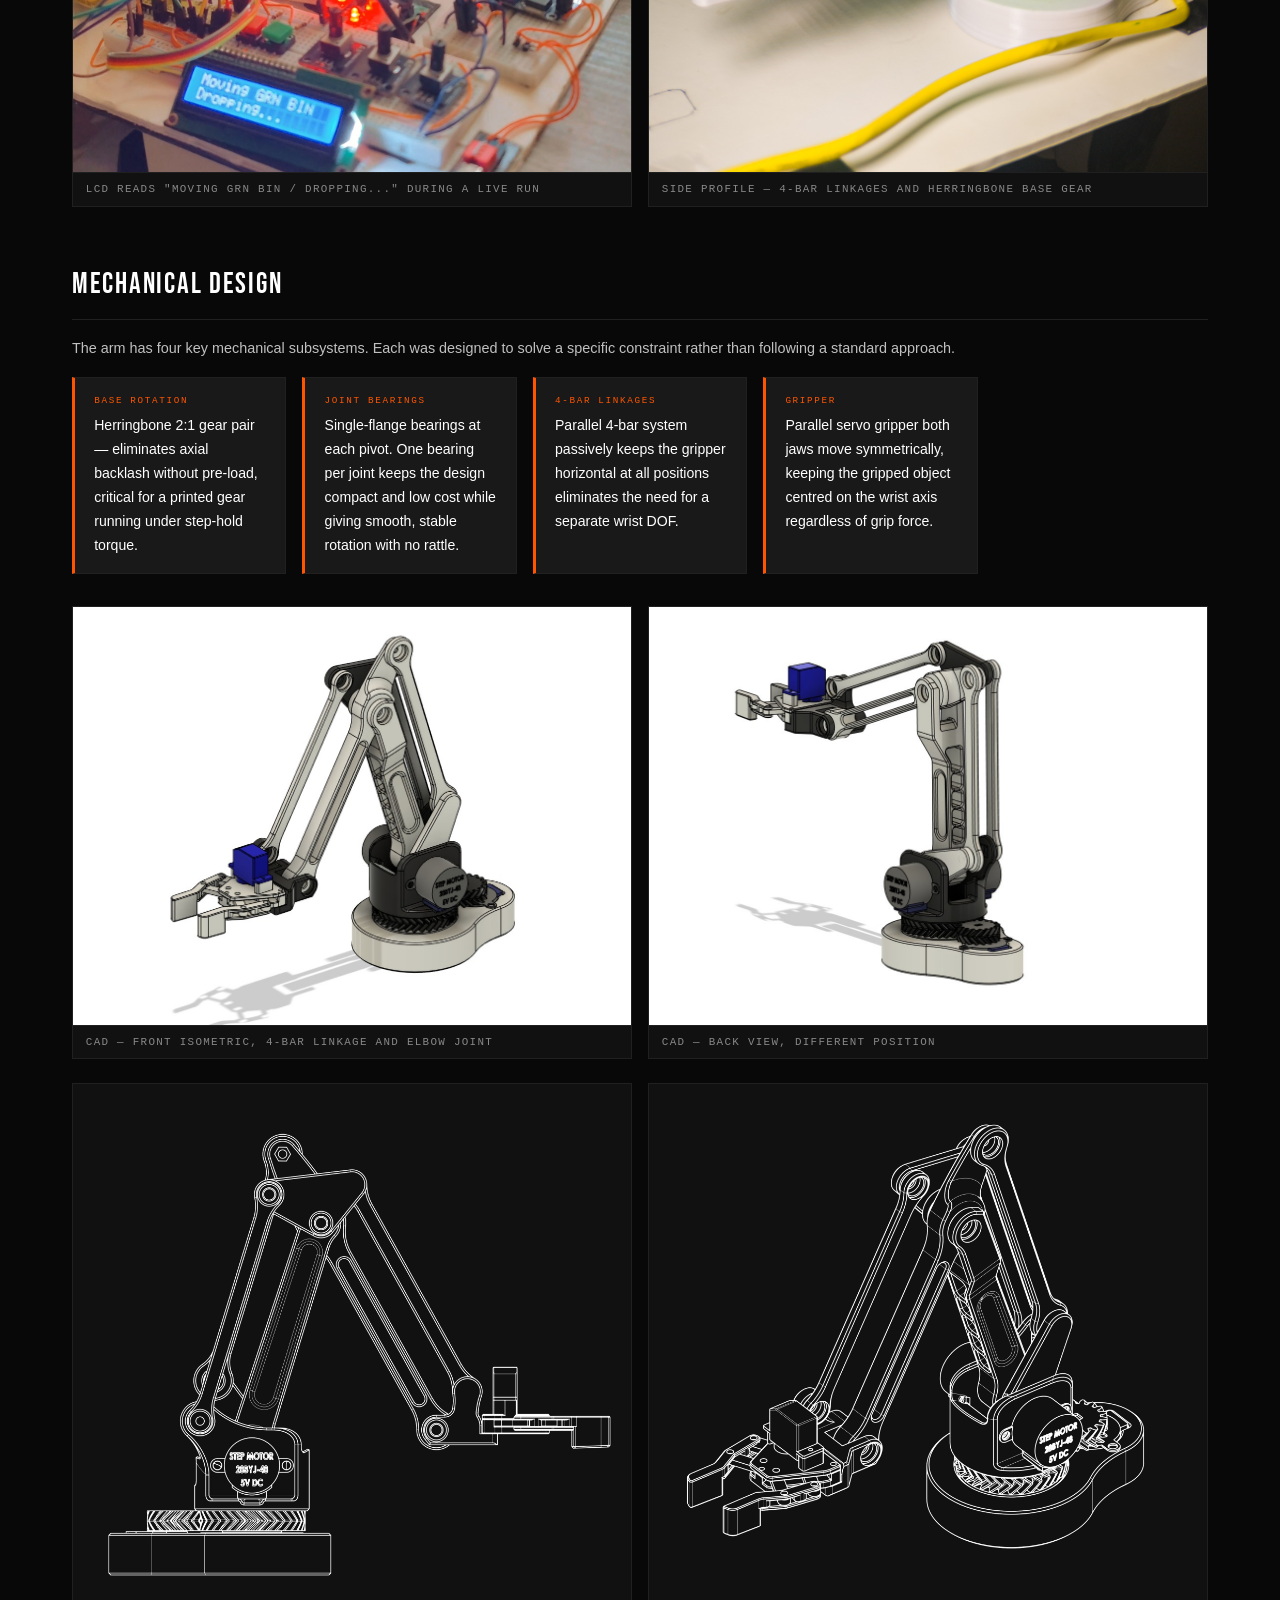
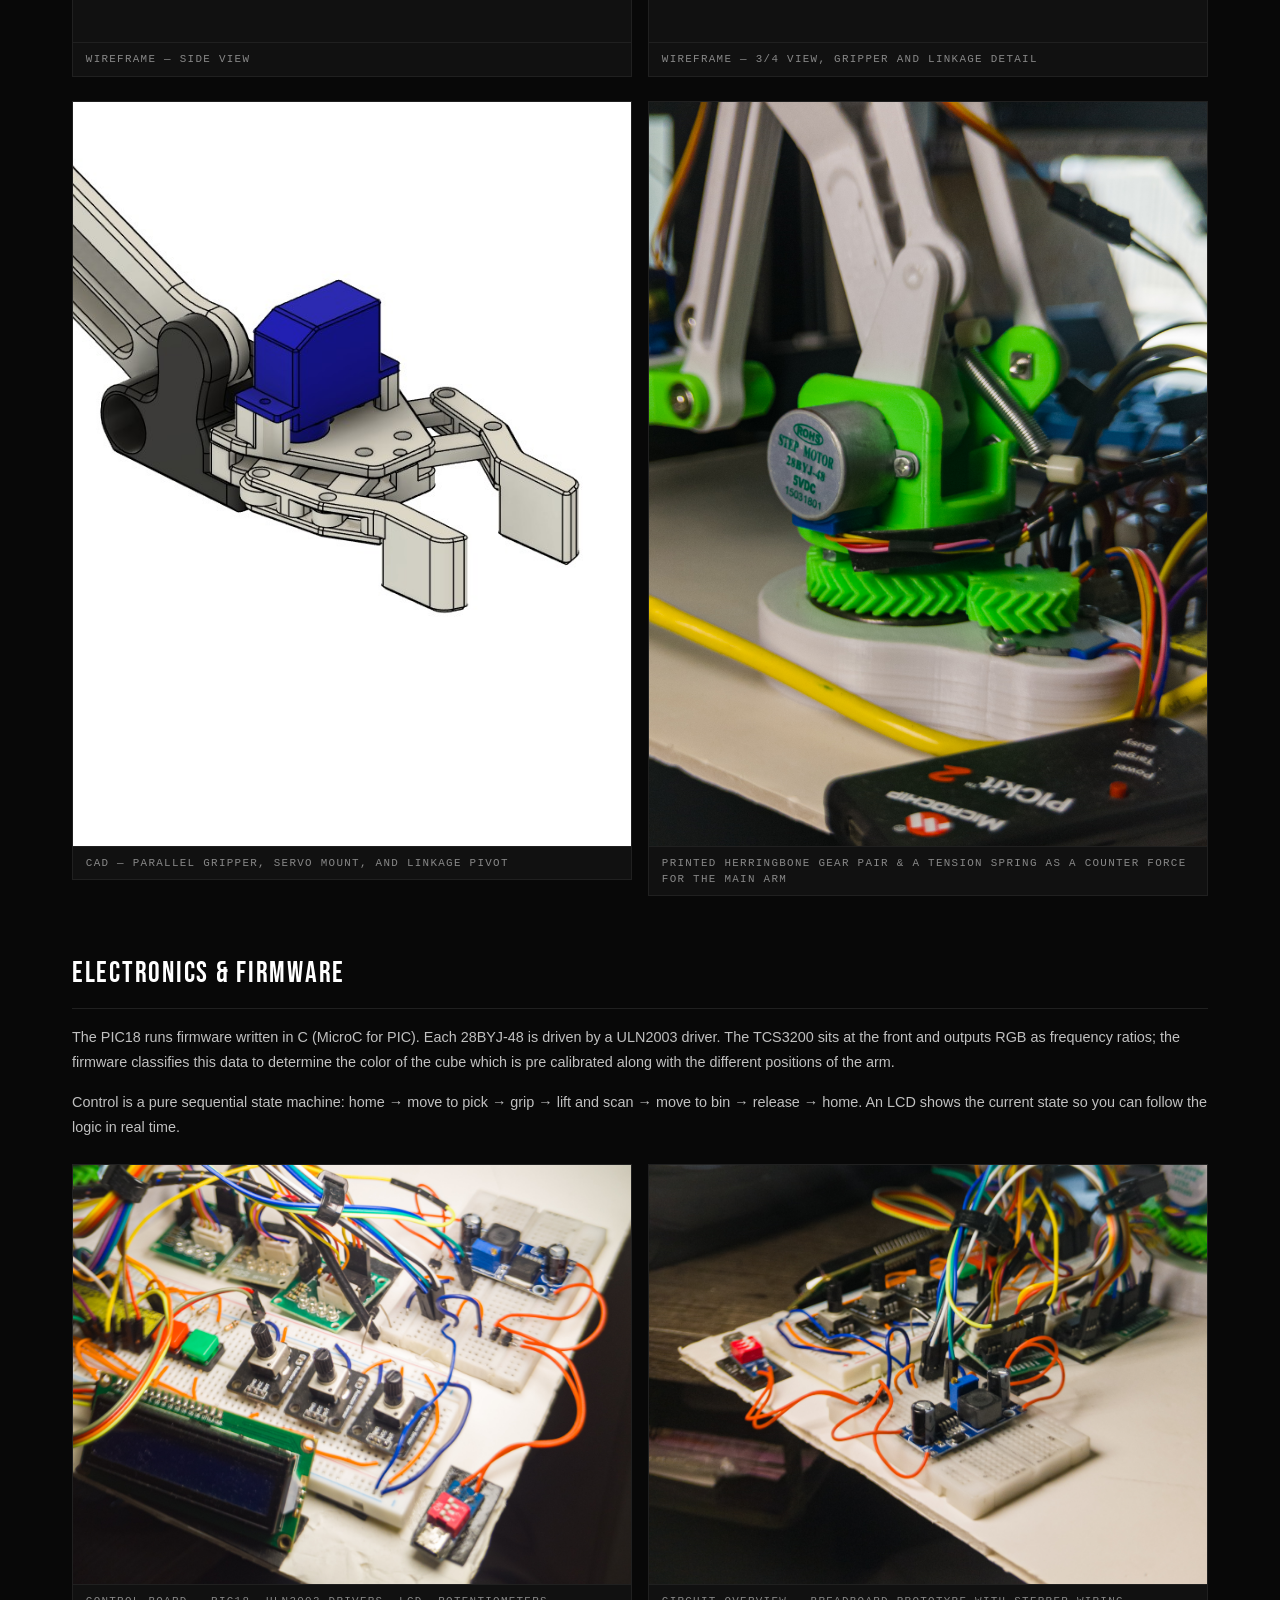
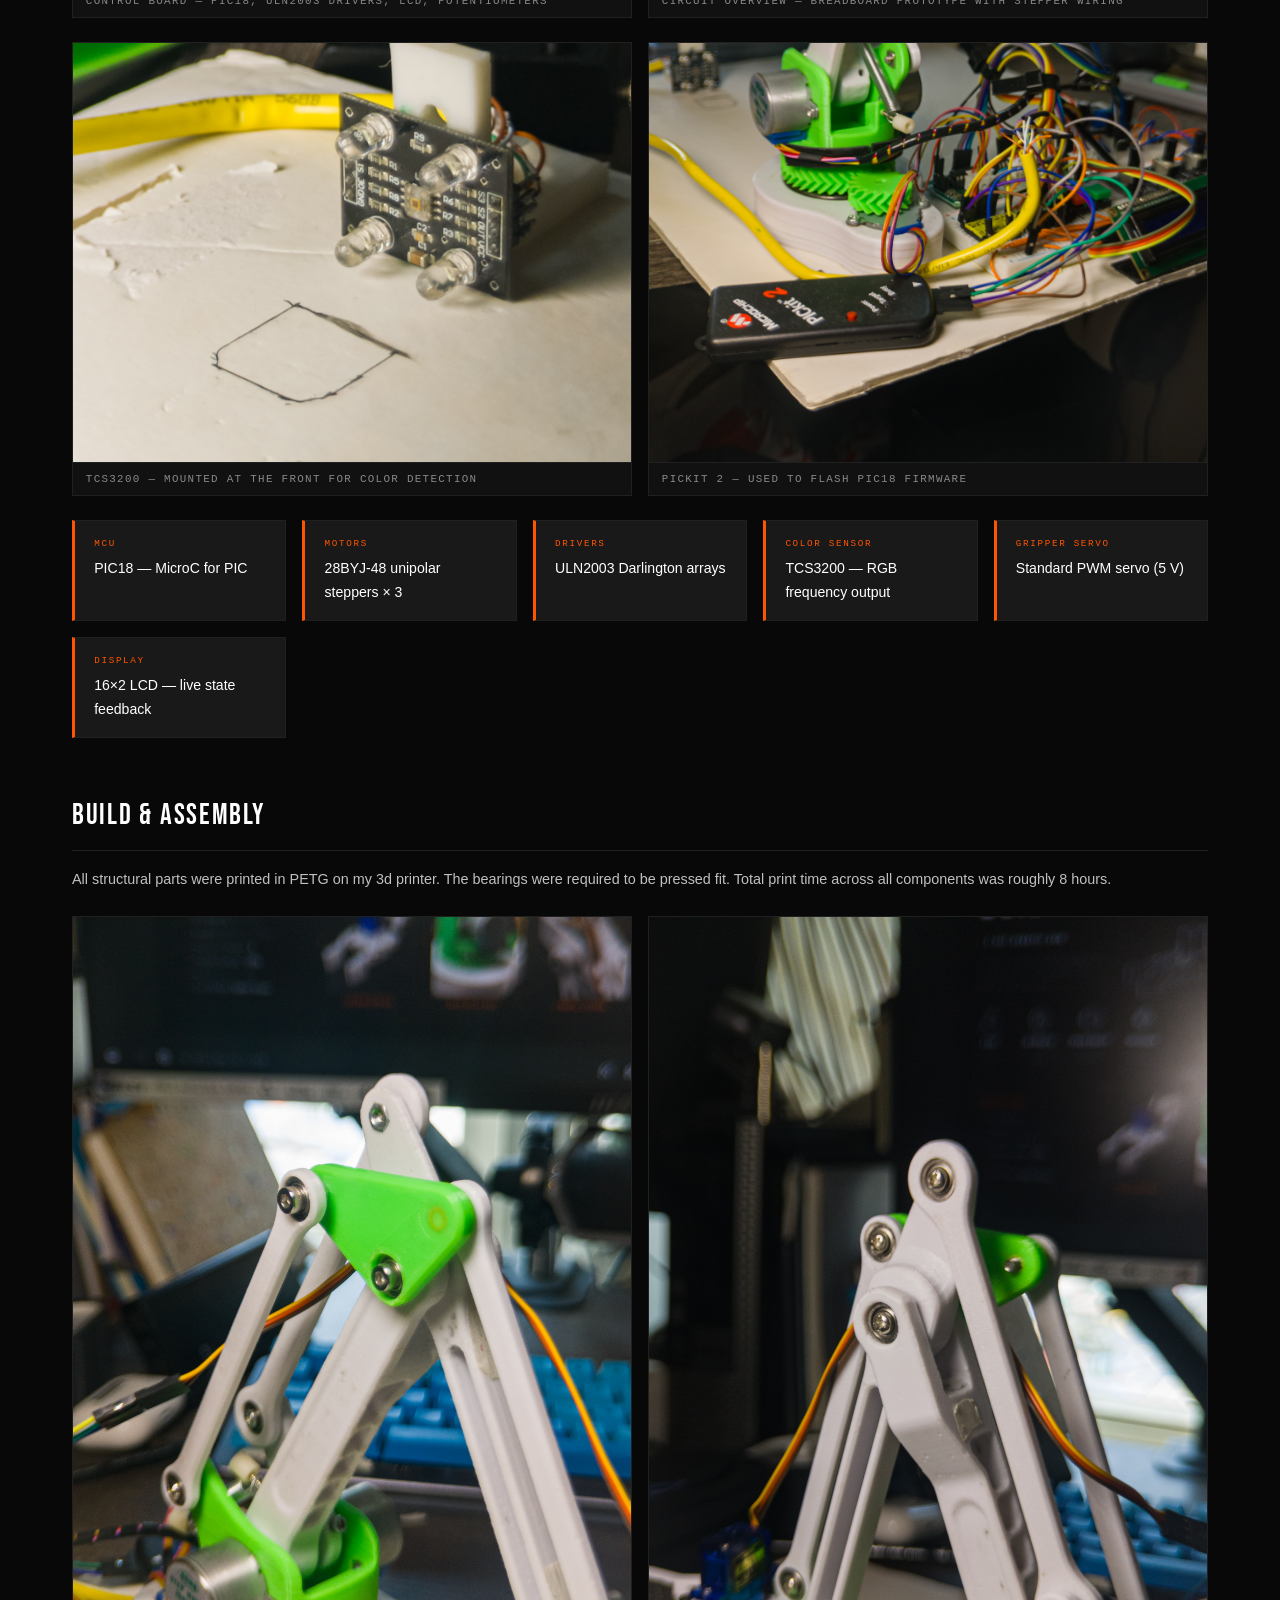
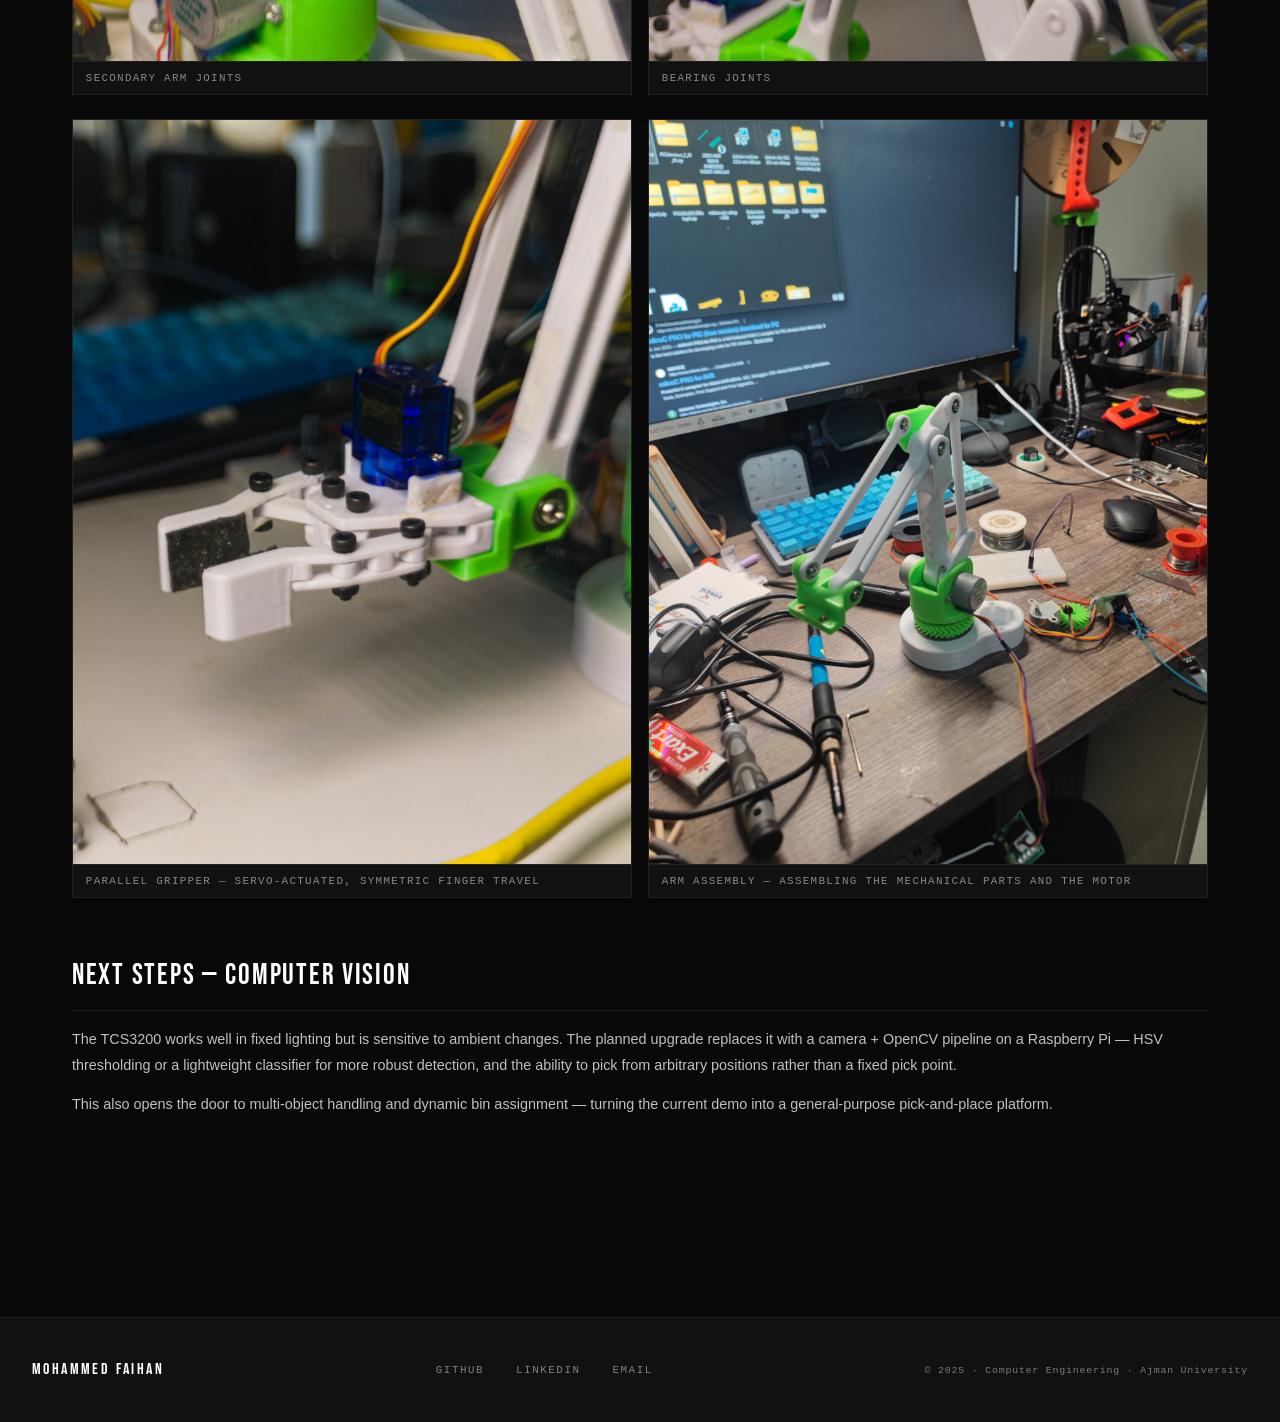
<file: projects/robotic-arm.html>
<!DOCTYPE html>
<html lang="en">
<head>
    <meta charset="UTF-8">
    <meta name="viewport" content="width=device-width, initial-scale=1.0">
    <title>Color-Sorting Robotic Arm — MD FN Portfolio</title>
    <link href="https://fonts.googleapis.com/css2?family=Bebas+Neue&display=swap" rel="stylesheet">
    <link rel="stylesheet" href="../styles.css">
</head>
<body>

    <!-- NAV -->
    <nav class="navbar">
        <div class="nav-wrapper">
            <div class="logo-block">MD FN<span class="logo-dot">.</span></div>
            <div class="nav-menu" style="display:flex;">
                <a href="../index.html#home"     class="nav-item">HOME</a>
                <a href="../index.html#robotics" class="nav-item">ROBOTICS</a>
                <a href="../index.html#design"   class="nav-item">DESIGN</a>
                <a href="../index.html#about"    class="nav-item">ABOUT</a>
            </div>
        </div>
    </nav>

    <!-- BACK -->
    <div class="detail-nav">
        <a href="../index.html#robotics" class="back-button">ROBOTICS &amp; EMBEDDED</a>
    </div>

    <!-- HEADER -->
    <header class="detail-header">
        <div class="detail-team">
            <span class="detail-team-label">TEAM</span>
            <div class="detail-team-members">
                <span class="detail-team-member">Ahmed Alali</span>
                <span class="detail-team-member">Abdirazaq Ahmed</span>
            </div>
        </div>
        <span class="detail-eyebrow">Robotics &amp; Embedded · 2026</span>
        <h1 class="detail-title">Color-Sorting<br>Robotic Arm</h1>
        <div class="detail-meta">
            <div class="detail-meta-item">
                <span class="detail-meta-label">STATUS</span>
                <span class="detail-meta-value">Complete</span>
            </div>
            <div class="detail-meta-item">
                <span class="detail-meta-label">MCU</span>
                <span class="detail-meta-value">PIC18</span>
            </div>
            <div class="detail-meta-item">
                <span class="detail-meta-label">ACTUATORS</span>
                <span class="detail-meta-value">28BYJ-48 × 3 · Servo Gripper</span>
            </div>
            <div class="detail-meta-item">
                <span class="detail-meta-label">SENSOR</span>
                <span class="detail-meta-value">TCS3200 Color</span>
            </div>
            <div class="detail-meta-item">
                <span class="detail-meta-label">CAD</span>
                <span class="detail-meta-value">Autodesk Fusion — Fully 3D Printed</span>
            </div>
        </div>
    </header>

    <main class="detail-content">

        <!-- ── HERO SPLIT: REAL vs WIREFRAME ──────────────────── -->
        <div class="hero-images">
            <div class="hero-img-panel">
                <img src="../Media/Robotic Arm/Arm 1.jpg" alt="Assembled robotic arm">
                <span class="hero-img-label">PHYSICAL BUILD</span>
            </div>
            <div class="hero-img-panel">
                <img src="../Media/Robotic Arm/Wireframe main.jpg" alt="Fusion 360 wireframe">
                <span class="hero-img-label">FUSION 360 — WIREFRAME</span>
            </div>
        </div>

        <!-- ── OVERVIEW ────────────────────────────────────────── -->
        <div class="detail-section">
            <h2>Overview</h2>
            <p>Designed entirely from scratch in Fusion 360, 3D-printed, and assembled as a color-sorting robot for my Embedded Systems course.The color sensor reads the color of the objects, the arm picks up objects from the pickup area, and drop them in the correct bin, the bin positions are pre configured — using a PIC18, three 28BYJ-48 steppers ,9g servo, and a TCS3200 sensor.</p>
            <p>Every mechanical decision was driven by real constraints: single-flange bearings were usedto keep joints compact and smooth, a herringbone gear at the base so there is minimum backlash, and passive 4-bar linkages so the end-effector stays parallel to the ground without an additional axis.</p>
        </div>

        <!-- ── VIDEO DEMO ──────────────────────────────────────── -->
        <div class="detail-section">
            <h2>Demo</h2>

            <div class="video-block">
                <div class="video-block-header">
                    <span class="video-tag">VIDEO</span>
                    <span class="video-block-title">Color-Sort Live Run</span>
                </div>
                <div class="yt-wrapper">
                    <iframe
                        src="https://www.youtube.com/embed/EXlmgFbKZeE"
                        title="Color sorting robotic arm running on PIC18 — Designed and 3D printed"
                        frameborder="0"
                        allow="accelerometer; autoplay; clipboard-write; encrypted-media; gyroscope; picture-in-picture; web-share"
                        referrerpolicy="strict-origin-when-cross-origin"
                        allowfullscreen>
                    </iframe>
                </div>
                <div class="video-caption">
                    Arm picks from feed, reads color via TCS3200, drops in matched bin — LCD shows current state
                </div>
            </div>

            <!-- In-action companion photos -->
            <div class="img-grid img-grid-2">
                <div class="img-cell img-cell-tall">
                    <img src="../Media/Robotic Arm/robot running.jpg" alt="Arm running with LCD display">
                    <div class="img-cell-caption">LCD reads "Moving GRN BIN / Dropping..." during a live run</div>
                </div>
                <div class="img-cell img-cell-tall">
                    <img src="../Media/Robotic Arm/Arm 2.jpg" alt="Side profile of assembled arm">
                    <div class="img-cell-caption">Side profile — 4-bar linkages and herringbone base gear</div>
                </div>
            </div>
        </div>

        <!-- ── MECHANICAL DESIGN ───────────────────────────────── -->
        <div class="detail-section">
            <h2>Mechanical Design</h2>
            <p>The arm has four key mechanical subsystems. Each was designed to solve a specific constraint rather than following a standard approach.</p>

            <div class="spec-grid">
                <div class="spec-item">
                    <span class="spec-label">Base Rotation</span>
                    <span class="spec-value">Herringbone 2:1 gear pair — eliminates axial backlash without pre-load, critical for a printed gear running under step-hold torque.</span>
                </div>
                <div class="spec-item">
                    <span class="spec-label">Joint Bearings</span>
                    <span class="spec-value">Single-flange bearings at each pivot. One bearing per joint keeps the design compact and low cost while giving smooth, stable rotation with no rattle.</span>
                </div>
                <div class="spec-item">
                    <span class="spec-label">4-Bar Linkages</span>
                    <span class="spec-value">Parallel 4-bar system passively keeps the gripper horizontal at all positions  eliminates the need for a separate wrist DOF.</span>
                </div>
                <div class="spec-item">
                    <span class="spec-label">Gripper</span>
                    <span class="spec-value">Parallel servo gripper both jaws move symmetrically, keeping the gripped object centred on the wrist axis regardless of grip force.</span>
                </div>
            </div>

            <!-- CAD renders -->
            <div class="img-grid img-grid-2" style="margin-top:2rem;">
                <div class="img-cell img-cell-lg">
                    <img src="../Media/Robotic Arm/Cad arm 2.jpg" alt="CAD front isometric">
                    <div class="img-cell-caption">CAD — front isometric, 4-bar linkage and elbow joint</div>
                </div>
                <div class="img-cell img-cell-lg">
                    <img src="../Media/Robotic Arm/CAd arm backview different ratio.jpg" alt="CAD extended position">
                    <div class="img-cell-caption">CAD — Back view, different position</div>
                </div>
            </div>

            <!-- Wireframe views -->
            <div class="img-grid img-grid-2">
                <div class="img-cell img-cell-sq">
                    <img src="../Media/Robotic Arm/wireframe sideview.jpg" alt="Wireframe side view">
                    <div class="img-cell-caption">Wireframe — side view</div>
                </div>
                <div class="img-cell img-cell-sq">
                    <img src="../Media/Robotic Arm/Wireframe alternate view.jpg" alt="Wireframe 3/4 view">
                    <div class="img-cell-caption">Wireframe — 3/4 view, gripper and linkage detail</div>
                </div>
            </div>

            <!-- Gripper CAD + gear photo -->
            <div class="img-grid img-grid-2">
                <div class="img-cell img-cell-tall">
                    <img src="../Media/Robotic Arm/Cad gripper closeup.jpg" alt="Gripper CAD closeup">
                    <div class="img-cell-caption">CAD — parallel gripper, servo mount, and linkage pivot</div>
                </div>
                <div class="img-cell img-cell-tall">
                    <img src="../Media/Robotic Arm/Herringbon gear Image.jpg" alt="Herringbone gear photo">
                    <div class="img-cell-caption">Printed herringbone gear pair & a tension spring as a counter force for the main arm</div>
                </div>
            </div>
        </div>

        <!-- ── ELECTRONICS & FIRMWARE ──────────────────────────── -->
        <div class="detail-section">
            <h2>Electronics &amp; Firmware</h2>
            <p>The PIC18 runs firmware written in C (MicroC for PIC). Each 28BYJ-48 is driven by a ULN2003 driver.
                 The TCS3200 sits at the front and outputs RGB as frequency ratios; 
                 the firmware classifies this data to determine the color of the cube which is pre calibrated along with the different positions of the arm.</p>
            <p>Control is a pure sequential state machine: home → move to pick → grip → lift and scan → move to bin → release → home. An LCD shows the current state so you can follow the logic in real time.</p>

            <div class="img-grid img-grid-2">
                <div class="img-cell img-cell-lg">
                    <img src="../Media/Robotic Arm/Circuit 1.jpg" alt="Control circuit">
                    <div class="img-cell-caption">Control board — PIC18, ULN2003 drivers, LCD, potentiometers</div>
                </div>
                <div class="img-cell img-cell-lg">
                    <img src="../Media/Robotic Arm/Circuit 2.jpg" alt="Circuit overview">
                    <div class="img-cell-caption">Circuit overview — breadboard prototype with stepper wiring</div>
                </div>
            </div>

            <div class="img-grid img-grid-2">
                <div class="img-cell img-cell-lg">
                    <img src="../Media/Robotic Arm/Tcs3200 Color sensor.jpg" alt="TCS3200 color sensor">
                    <div class="img-cell-caption">TCS3200 — mounted at the front for color detection</div>
                </div>
                <div class="img-cell img-cell-lg">
                    <img src="../Media/Robotic Arm/Microchip PICKit 2 programmer.jpg" alt="PICKit 2 programmer">
                    <div class="img-cell-caption">PICKit 2 — used to flash PIC18 firmware</div>
                </div>
            </div>

            <div class="spec-grid" style="margin-top:1.5rem;">
                <div class="spec-item">
                    <span class="spec-label">MCU</span>
                    <span class="spec-value">PIC18 — MicroC for PIC</span>
                </div>
                <div class="spec-item">
                    <span class="spec-label">Motors</span>
                    <span class="spec-value">28BYJ-48 unipolar steppers × 3</span>
                </div>
                <div class="spec-item">
                    <span class="spec-label">Drivers</span>
                    <span class="spec-value">ULN2003 Darlington arrays</span>
                </div>
                <div class="spec-item">
                    <span class="spec-label">Color Sensor</span>
                    <span class="spec-value">TCS3200 — RGB frequency output</span>
                </div>
                <div class="spec-item">
                    <span class="spec-label">Gripper Servo</span>
                    <span class="spec-value">Standard PWM servo (5 V)</span>
                </div>
                <div class="spec-item">
                    <span class="spec-label">Display</span>
                    <span class="spec-value">16×2 LCD — live state feedback</span>
                </div>
            </div>
        </div>

        <!-- ── BUILD & ASSEMBLY ────────────────────────────────── -->
        <div class="detail-section">
            <h2>Build &amp; Assembly</h2>
            <p>All structural parts were printed in PETG on my 3d printer. The bearings were required to be pressed fit. Total print time across all components was roughly 8 hours.</p>

            <div class="img-grid img-grid-2">
                <div class="img-cell img-cell-tall">
                    <img src="../Media/Robotic Arm/Joint 2.jpg" alt="Elbow joint closeup">
                    <div class="img-cell-caption">Secondary arm joints</div>
                </div>
                <div class="img-cell img-cell-tall">
                    <img src="../Media/Robotic Arm/Joints1.jpg" alt="Shoulder joint">
                    <div class="img-cell-caption">Bearing joints </div>
                </div>
            </div>

            <div class="img-grid img-grid-2">
                <div class="img-cell img-cell-tall">
                    <img src="../Media/Robotic Arm/Gripper Closeup 2.jpg" alt="Gripper photo">
                    <div class="img-cell-caption">Parallel gripper — servo-actuated, symmetric finger travel</div>
                </div>
                <div class="img-cell img-cell-tall">
                    <img src="../Media/Robotic Arm/arm wip image.jpg" alt="WIP assembly">
                    <div class="img-cell-caption">Arm assembly — Assembling the mechanical parts and the motor</div>
                </div>
            </div>
        </div>

        <!-- ── NEXT STEPS ──────────────────────────────────────── -->
        <div class="detail-section">
            <h2>Next Steps — Computer Vision</h2>
            <p>The TCS3200 works well in fixed lighting but is sensitive to ambient changes. The planned upgrade replaces it with a camera + OpenCV pipeline on a Raspberry Pi — HSV thresholding or a lightweight classifier for more robust detection, and the ability to pick from arbitrary positions rather than a fixed pick point.</p>
            <p>This also opens the door to multi-object handling and dynamic bin assignment — turning the current demo into a general-purpose pick-and-place platform.</p>
        </div>

    </main>

    <footer class="footer">
        <div class="footer-inner">
            <div class="footer-name">MOHAMMED FAIHAN</div>
            <div class="footer-links">
                <a href="https://github.com/md-fn" class="footer-link" target="_blank" rel="noopener">GITHUB</a>
                <a href="https://www.linkedin.com/in/mohammedfaihan/" class="footer-link">LINKEDIN</a>
                <a href="mailto:mohammedfaihankhateeb@gmail.com" class="footer-link">EMAIL</a>
            </div>
            <p class="footer-copy">© 2025 · Computer Engineering · Ajman University</p>
        </div>
    </footer>


</body>
</html>
</file>
<file: styles.css>
/* ============================================================
   PORTFOLIO — DARK ENGINEERING THEME
   Mohammed Faihal Khateeb
   ============================================================ */

:root {
    --bg:          #080808;
    --surface:     #111111;
    --surface-2:   #191919;
    --border:      #202020;
    --border-mid:  #2e2e2e;
    --accent:      #FF5500;
    --accent-dim:  rgba(255, 85, 0, 0.10);
    --white:       #ffffff;
    --text:        #c0c0c0;
    --muted:       #817f7f;
    --dim:         #7c7b7b;
    --mono:        'Courier New', Courier, monospace;
    --nav-h:       68px;
}

/* ============================================================
   RESET & BASE
   ============================================================ */

* {
    margin: 0;
    padding: 0;
    box-sizing: border-box;
}

html { scroll-behavior: smooth; }

body {
    font-family: Arial, Helvetica, sans-serif;
    background: var(--bg);
    color: var(--white);
    line-height: 1.5;
    overflow-x: hidden;
}

a {
    color: inherit;
    text-decoration: none;
    transition: color 0.15s ease;
}

ul { list-style: none; }


/* ============================================================
   TYPOGRAPHY
   ============================================================ */

h1 {
    font-family: 'Bebas Neue', sans-serif;
    font-size: clamp(3rem, 10vw, 7rem);
    font-weight: 400;
    line-height: 0.9;
    letter-spacing: 0.04em;
    text-transform: uppercase;
}

h2 {
    font-family: 'Bebas Neue', sans-serif;
    font-size: clamp(1.8rem, 5vw, 3.5rem);
    font-weight: 400;
    text-transform: uppercase;
    letter-spacing: 0.04em;
}

h3 {
    font-family: 'Bebas Neue', sans-serif;
    font-size: 1.1rem;
    font-weight: 400;
    text-transform: uppercase;
    letter-spacing: 0.08em;
}

p {
    font-size: 0.9rem;
    line-height: 1.75;
    color: var(--text);
}


/* ============================================================
   NAV
   ============================================================ */

.navbar {
    position: sticky;
    top: 0;
    z-index: 1000;
    height: var(--nav-h);
    background: rgba(8, 8, 8, 0.92);
    border-bottom: 1px solid var(--border);
    backdrop-filter: blur(10px);
    -webkit-backdrop-filter: blur(10px);
}

.nav-wrapper {
    max-width: 1400px;
    margin: 0 auto;
    padding: 0 2rem;
    height: 100%;
    display: flex;
    justify-content: space-between;
    align-items: center;
}

.logo-block {
    font-family: 'Bebas Neue', sans-serif;
    font-size: 1.5rem;
    letter-spacing: 0.12em;
    color: var(--white);
}

.logo-dot { color: var(--accent); }

.nav-menu {
    display: flex;
    gap: 2.5rem;
    align-items: center;
}

.nav-item {
    font-family: var(--mono);
    font-size: 0.72rem;
    letter-spacing: 0.14em;
    text-transform: uppercase;
    color: var(--muted);
    transition: color 0.15s ease;
    position: relative;
    padding-bottom: 3px;
}

.nav-item::after {
    content: '';
    position: absolute;
    bottom: -2px;
    left: 0;
    width: 0;
    height: 2px;
    background: var(--accent);
    transition: width 0.2s ease;
}

.nav-item:hover { color: var(--white); }
.nav-item:hover::after { width: 100%; }
.nav-item.active { color: var(--white); }
.nav-item.active::after { width: 100%; }


/* ============================================================
   HAMBURGER (mobile)
   ============================================================ */

.hamburger {
    display: none;
    flex-direction: column;
    gap: 5px;
    background: none;
    border: none;
    cursor: pointer;
    padding: 4px;
    z-index: 1100;
}

.hamburger span {
    width: 22px;
    height: 2px;
    background: var(--white);
    display: block;
    transition: all 0.2s ease;
}

.hamburger.active span:nth-child(1) { transform: rotate(45deg) translateY(7px); }
.hamburger.active span:nth-child(2) { opacity: 0; }
.hamburger.active span:nth-child(3) { transform: rotate(-45deg) translateY(-7px); }

@media (max-width: 768px) {
    .hamburger { display: flex; }

    .nav-menu {
        position: fixed;
        top: var(--nav-h);
        left: 0;
        right: 0;
        background: var(--surface);
        border-bottom: 1px solid var(--border);
        flex-direction: column;
        gap: 0;
        align-items: stretch;
        max-height: 0;
        overflow: hidden;
        transition: max-height 0.3s ease;
    }

    .nav-menu.active { max-height: 300px; }

    .nav-item {
        padding: 1.1rem 2rem;
        border-bottom: 1px solid var(--border);
        font-size: 0.8rem;
    }

    .nav-item::after { display: none; }
    .nav-item.active { color: var(--accent); }
}


/* ============================================================
   HERO SECTION
   ============================================================ */

.hero-block {
    max-width: 1400px;
    margin: 0 auto;
    padding: 5rem 2rem 4rem;
    position: relative;
    /* Subtle dot grid */
    background-image: radial-gradient(circle, #1c1c1c 1px, transparent 1px);
    background-size: 28px 28px;
}

.hero-eyebrow {
    margin-bottom: 3rem;
}

.mono-tag {
    font-family: var(--mono);
    font-size: 0.95rem;
    letter-spacing: 0.2em;
    color: var(--muted);
    text-transform: uppercase;
}
.mono-tag::before { content: '[ '; color: var(--accent); }
.mono-tag::after  { content: ' ]'; color: var(--accent); }

/* Two-column hero center */
.hero-center {
    display: grid;
    grid-template-columns: 1fr auto;
    gap: 4rem;
    align-items: flex-end;
    margin-bottom: 4rem;
}

.hero-name {
    display: flex;
    flex-direction: column;
    line-height: 0.88;
}

.name-row {
    font-family: 'Bebas Neue', sans-serif;
    font-size: clamp(4.5rem, 13vw, 11rem);
    letter-spacing: 0.03em;
    color: var(--white);
    display: block;
}

.name-accent { color: var(--accent); }

.hero-buttons {
    display: flex;
    gap: 0.85rem;
    margin-top: 2rem;
    flex-wrap: wrap;
}

.hero-btn {
    font-family: var(--mono);
    font-size: 0.68rem;
    letter-spacing: 0.18em;
    text-transform: uppercase;
    padding: 0.65rem 1.4rem;
    border: 1px solid var(--border-mid);
    display: inline-block;
    transition: border-color 0.2s ease, color 0.2s ease, background 0.2s ease;
}

.hero-btn-ghost {
    color: var(--muted);
    background: transparent;
}
.hero-btn-ghost:hover {
    border-color: var(--white);
    color: var(--white);
}

.hero-btn-accent {
    color: var(--accent);
    border-color: var(--accent);
    background: transparent;
}
.hero-btn-accent:hover {
    background: var(--accent);
    color: var(--bg);
}

.cursor-blink {
    display: inline;
    animation: blink 1.1s step-end infinite;
    color: var(--accent);
}
@keyframes blink { 0%, 100% { opacity: 1; } 50% { opacity: 0; } }

/* Right sidebar */
.hero-meta {
    display: flex;
    flex-direction: column;
    gap: 2rem;
    padding-bottom: 0.4rem;
    min-width: 190px;
}

.hero-meta-group { display: flex; flex-direction: column; }

.meta-label {
    display: block;
    font-family: var(--mono);
    font-size: 1rem;
    letter-spacing: 0.22em;
    color: var(--accent);
    text-transform: uppercase;
    margin-bottom: 0.6rem;
}

.meta-list { display: flex; flex-direction: column; gap: 0.25rem; }
.meta-list li {
    font-size: 1rem;
    color: var(--text);
    padding-left: 1.1rem;
    position: relative;
}
.meta-list li::before {
    content: '→';
    position: absolute;
    left: 0;
    color: var(--accent);
    font-size: 0.7rem;
    top: 1px;
}

/* Availability badge */
.avail-badge {
    display: inline-flex;
    align-items: center;
    gap: 0.6rem;
    border: 1px solid var(--border-mid);
    padding: 0.55rem 0.85rem;
    font-family: var(--mono);
    font-size: 0.85rem;
    letter-spacing: 0.14em;
    color: var(--muted);
    text-transform: uppercase;
    width: fit-content;
}

.avail-dot {
    width: 7px;
    height: 7px;
    border-radius: 50%;
    background: var(--accent);
    flex-shrink: 0;
    animation: pulse-anim 2s ease-in-out infinite;
}
@keyframes pulse-anim {
    0%, 100% { opacity: 1;  box-shadow: 0 0 0 0 rgba(255,85,0,0.5); }
    50%       { opacity: 0.8; box-shadow: 0 0 0 5px rgba(255,85,0,0); }
}

/* Hero footer: divider + skill tags */
.hero-divider {
    width: 100%;
    height: 1px;
    background: var(--border);
    margin-bottom: 1.5rem;
}

.hero-skills {
    display: flex;
    gap: 2.5rem;
    flex-wrap: wrap;
}

.skill-tag {
    font-family: 'Bebas Neue', sans-serif;
    font-size: 1.2rem;
    letter-spacing: 0.1em;
    color: var(--dim);
    display: flex;
    align-items: center;
    gap: 0.45rem;
}

.skill-num {
    font-family: var(--mono);
    font-size: 0.9rem;
    color: var(--accent);
}

/* Responsive hero */
@media (max-width: 900px) {
    .hero-center {
        grid-template-columns: 1fr;
        gap: 2.5rem;
    }
    .hero-meta { flex-direction: row; flex-wrap: wrap; gap: 1.5rem; }
    .hero-block { padding: 3rem 1.5rem 3rem; }
}

@media (max-width: 500px) {
    .name-row { font-size: 3.8rem; }
    .hero-skills { gap: 1.2rem; }
    .hero-eyebrow { margin-bottom: 2rem; }
}


/* ============================================================
   SECTIONS (general)
   ============================================================ */

main {
    max-width: 1400px;
    margin: 0 auto;
}

.section {
    display: none;
    padding: 4rem 2rem 5rem;
}

.section.active { display: block; }

.category-header { margin-bottom: 3.5rem; }
.category-title  { margin-bottom: 0; line-height: 0.9; }

.title-bar {
    width: 50px;
    height: 4px;
    background: var(--accent);
    margin: 1.2rem 0 1rem;
}

.category-desc {
    font-size: 0.85rem;
    color: var(--muted);
    max-width: 480px;
    margin-top: 0.2rem;
}

.featured-section {
    margin-top: 5rem;
    padding-top: 3rem;
    border-top: 1px solid var(--border);
}

.section-header {
    display: flex;
    align-items: baseline;
    gap: 1.5rem;
    margin-bottom: 2rem;
}

@media (max-width: 768px) {
    .section { padding: 3rem 1.5rem 4rem; }
}


/* ============================================================
   PROJECT GRID
   ============================================================ */

.projects-grid {
    display: grid;
    grid-template-columns: repeat(auto-fill, minmax(300px, 1fr));
    gap: 1.5rem;
}

/* BENTO — 4-column layout */
.projects-bento {
    grid-template-columns: repeat(4, 1fr);
    grid-auto-rows: auto;
    grid-auto-flow: row dense;
    max-width: 1300px;
    margin-left: auto;
    margin-right: auto;
}

/* Card 1: wide top-left */
.projects-bento .project-card:nth-child(1) {
    grid-column: span 2;
}

/* Card 4: wide bottom-right — pinned so cards 5+6 auto-fill left */
.projects-bento .project-card:nth-child(4) {
    grid-column: 3 / span 2;
}

/* Wide cards span 2 cols — use 5:3 so image height matches the 4:5 narrow cards */
.projects-bento .project-card:nth-child(1) .project-image-wrapper,
.projects-bento .project-card:nth-child(4) .project-image-wrapper {
    aspect-ratio: 5/3;
}

/* Tablet */
@media (max-width: 768px) {
    .projects-bento {
        grid-template-columns: repeat(2, 1fr);
    }
    .projects-bento .project-card:nth-child(1) {
        grid-column: span 2;
    }
    .projects-bento .project-card:nth-child(4) {
        grid-column: span 2;
    }
}

/* Mobile */
@media (max-width: 640px) {
    .projects-bento,
    .projects-grid {
        grid-template-columns: 1fr;
    }
    .projects-bento .project-card {
        grid-column: span 1 !important;
        grid-row:    span 1 !important;
    }
}


/* ============================================================
   PROJECT CARD
   ============================================================ */

.project-card {
    display: flex;
    flex-direction: column;
    height: 100%;
    background: var(--surface);
    border: 1px solid var(--border);
    border-top: 3px solid var(--border);
    overflow: hidden;
    cursor: pointer;
    transition:
        border-top-color 0.2s ease,
        transform       0.2s ease,
        box-shadow      0.2s ease;
}

.project-card:hover {
    border-top-color: var(--accent);
    transform: translateY(-4px);
    box-shadow: 0 12px 32px rgba(0, 0, 0, 0.5);
}

.project-image-wrapper {
    width: 100%;
    overflow: hidden;
    background: linear-gradient(135deg, #141414, #1e1e1e);
    position: relative;
    flex: 1;
    min-height: 120px;
}

.project-card[data-id="dewa-pipeline"] .project-image-wrapper {
    aspect-ratio: 3/2;
    flex: none;
}

.project-image {
    width: 100%;
    height: 100%;
    object-fit: cover;
    display: block;
    transition: transform 0.4s ease;
}

.project-card:hover .project-image {
    transform: scale(1.04);
}


.project-content {
    padding: 1.4rem 1.5rem 1.6rem;
    display: flex;
    flex-direction: column;
    gap: 0.5rem;
}

.project-category {
    font-family: var(--mono);
    font-size: 0.58rem;
    letter-spacing: 0.2em;
    color: var(--accent);
    text-transform: uppercase;
}

.project-title {
    font-family: 'Bebas Neue', sans-serif;
    font-size: 1.25rem;
    font-weight: 400;
    letter-spacing: 0.06em;
    color: var(--white);
    text-transform: uppercase;
    line-height: 1.1;
}

.project-description {
    font-size: 0.82rem;
    line-height: 1.65;
    color: var(--muted);
    margin-top: 0.2rem;
}

/* Tech tags */
.project-tags {
    display: flex;
    flex-wrap: wrap;
    gap: 0.35rem;
    margin-top: 0.5rem;
}

.project-tag {
    font-family: var(--mono);
    font-size: 0.65rem;
    letter-spacing: 0.1em;
    color: var(--dim);
    border: 1px solid var(--border-mid);
    padding: 0.18rem 0.5rem;
    text-transform: uppercase;
    transition: color 0.15s, border-color 0.15s;
}

.project-card:hover .project-tag {
    color: var(--muted);
    border-color: var(--dim);
}

.project-link {
    font-family: var(--mono);
    font-size: 0.62rem;
    letter-spacing: 0.12em;
    color: var(--accent);
    text-transform: uppercase;
    margin-top: 0.6rem;
    display: block;
    opacity: 0.8;
    transition: opacity 0.15s;
}

.project-card:hover .project-link { opacity: 1; }


/* ============================================================
   ABOUT
   ============================================================ */

.about-grid {
    display: grid;
    grid-template-columns: 1fr 1fr;
    gap: 5rem;
    align-items: start;
}

.about-bio p { margin-bottom: 1.1rem; }

.about-edu {
    margin-top: 2.5rem;
    padding-top: 2rem;
    border-top: 1px solid var(--border);
}

.edu-degree {
    font-family: 'Bebas Neue', sans-serif;
    font-size: 1.1rem;
    letter-spacing: 0.08em;
    color: var(--white);
    margin-top: 0.6rem;
    font-weight: 400;
}

.edu-school {
    font-size: 0.82rem;
    color: var(--muted);
    margin-top: 0.2rem;
}

.award-list { margin-top: 0.6rem; }
.award-list li {
    font-size: 0.82rem;
    color: var(--text);
    padding: 0.25rem 0;
    padding-left: 0;
}

.about-skills {
    display: flex;
    flex-direction: column;
    gap: 2.2rem;
}

.skill-group ul { margin-top: 0.5rem; }
.skill-group li {
    font-size: 0.85rem;
    color: var(--text);
    padding: 0.22rem 0 0.22rem 1rem;
    position: relative;
}
.skill-group li::before {
    content: '—';
    position: absolute;
    left: 0;
    color: var(--accent);
    font-size: 0.72rem;
}

@media (max-width: 900px) {
    .about-grid {
        grid-template-columns: 1fr;
        gap: 3rem;
    }
}


/* ============================================================
   FOOTER
   ============================================================ */

.footer {
    background: var(--surface);
    border-top: 1px solid var(--border);
    margin-top: 4rem;
    padding: 2.5rem 2rem;
}

.footer-inner {
    max-width: 1400px;
    margin: 0 auto;
    display: flex;
    align-items: center;
    justify-content: space-between;
    flex-wrap: wrap;
    gap: 1.2rem;
}

.footer-name {
    font-family: 'Bebas Neue', sans-serif;
    font-size: 1rem;
    letter-spacing: 0.15em;
    color: var(--white);
}

.footer-links { display: flex; gap: 2rem; }

.footer-link {
    font-family: var(--mono);
    font-size: 0.68rem;
    letter-spacing: 0.14em;
    color: var(--muted);
    text-transform: uppercase;
    transition: color 0.15s;
}
.footer-link:hover { color: var(--accent); }

.footer-copy {
    font-family: var(--mono);
    font-size: 0.62rem;
    letter-spacing: 0.08em;
    color: var(--dim);
}

@media (max-width: 640px) {
    .footer-inner { flex-direction: column; align-items: flex-start; }
}


/* ============================================================
   PROJECT DETAIL PAGES
   ============================================================ */

.detail-nav {
    padding: 1.5rem 2rem;
    max-width: 1200px;
    margin: 0 auto;
}

.back-button {
    font-family: var(--mono);
    font-size: 0.68rem;
    letter-spacing: 0.14em;
    text-transform: uppercase;
    color: var(--muted);
    display: inline-flex;
    align-items: center;
    gap: 0.5rem;
    transition: color 0.15s;
}
.back-button:hover { color: var(--accent); }
.back-button::before { content: '←'; }

.detail-header {
    max-width: 1200px;
    margin: 0 auto;
    padding: 1rem 2rem 2.5rem;
    border-bottom: 1px solid var(--border);
    position: relative;
}

.detail-team {
    position: absolute;
    top: 1rem;
    right: 2rem;
    text-align: right;
}

.detail-team-label {
    font-family: var(--mono);
    font-size: 0.58rem;
    letter-spacing: 0.2em;
    color: var(--accent);
    text-transform: uppercase;
    display: block;
    margin-bottom: 0.5rem;
}

.detail-team-members {
    display: flex;
    flex-direction: column;
    gap: 0.25rem;
}

.detail-team-member {
    font-size: 0.82rem;
    color: var(--text);
}

@media (max-width: 640px) {
    .detail-team {
        position: static;
        text-align: left;
        margin-top: 1.5rem;
    }
}

.detail-eyebrow {
    font-family: var(--mono);
    font-size: 0.65rem;
    letter-spacing: 0.2em;
    color: var(--accent);
    text-transform: uppercase;
    margin-bottom: 1rem;
    display: block;
}

.detail-title {
    font-family: 'Bebas Neue', sans-serif;
    font-size: clamp(2.5rem, 7vw, 5.5rem);
    font-weight: 400;
    letter-spacing: 0.04em;
    text-transform: uppercase;
    line-height: 0.9;
    margin-bottom: 1.5rem;
}

.detail-meta {
    display: flex;
    gap: 2.5rem;
    flex-wrap: wrap;
}

.detail-meta-item { display: flex; flex-direction: column; gap: 0.2rem; }
.detail-meta-label {
    font-family: var(--mono);
    font-size: 0.58rem;
    letter-spacing: 0.2em;
    color: var(--accent);
    text-transform: uppercase;
}
.detail-meta-value {
    font-family: Arial, sans-serif;
    font-size: 0.85rem;
    color: var(--text);
}

.detail-content {
    max-width: 1200px;
    margin: 0 auto;
    padding: 3rem 2rem 5rem;
}

.detail-section { margin-bottom: 3.5rem; }

.detail-section h2 {
    font-family: 'Bebas Neue', sans-serif;
    font-size: 1.8rem;
    letter-spacing: 0.06em;
    margin-bottom: 1rem;
    padding-bottom: 0.8rem;
    border-bottom: 1px solid var(--border);
    color: var(--white);
}

.detail-section p { margin-bottom: 0.9rem; }

.detail-image {
    width: 100%;
    margin: 2rem 0;
    overflow: hidden;
    border: 1px solid var(--border);
    background: var(--surface-2);
}

.detail-image img,
.detail-image video {
    width: 100%;
    height: auto;
    display: block;
}

.detail-image-caption {
    font-family: var(--mono);
    font-size: 0.6rem;
    letter-spacing: 0.12em;
    color: var(--muted);
    text-transform: uppercase;
    padding: 0.6rem 0.8rem;
    border-top: 1px solid var(--border);
}

/* Spec grid for detail pages */
.spec-grid {
    display: grid;
    grid-template-columns: repeat(auto-fill, minmax(200px, 1fr));
    gap: 1rem;
    margin-top: 1rem;
}

.spec-item {
    background: var(--surface-2);
    border: 1px solid var(--border);
    border-left: 3px solid var(--accent);
    padding: 1rem 1.2rem;
}

.spec-label {
    font-family: var(--mono);
    font-size: 0.58rem;
    letter-spacing: 0.18em;
    color: var(--accent);
    text-transform: uppercase;
    display: block;
    margin-bottom: 0.3rem;
}

.spec-value {
    font-size: 0.88rem;
    color: var(--white);
}


/* ============================================================
   DETAIL PAGE — HERO SPLIT IMAGES
   ============================================================ */

.hero-images {
    display: grid;
    grid-template-columns: 1fr 1fr;
    border: 1px solid var(--border);
    overflow: hidden;
    margin: 2.5rem 0;
    
}

.hero-img-panel {
    position: relative;
    overflow: hidden;
}

.hero-img-panel:first-child {
    border-right: 1px solid var(--border);
}

.hero-img-panel img {
    width: 100%;
    height: 700px;
    object-fit: cover;
    object-position: center;
    display: block;
    transition: transform 0.5s ease;
}

.hero-img-panel:hover img { transform: scale(1.03); }

.hero-img-label {
    position: absolute;
    bottom: 0;
    left: 0;
    right: 0;
    padding: 0.65rem 1rem;
    background: linear-gradient(transparent, rgba(0,0,0,0.88));
    font-family: var(--mono);
    font-size: 0.58rem;
    letter-spacing: 0.22em;
    color: var(--accent);
    text-transform: uppercase;
}

@media (max-width: 700px) {
    .hero-images { grid-template-columns: 1fr; }
    .hero-img-panel:first-child {
        border-right: none;
        border-bottom: 1px solid var(--border);
    }
    .hero-img-panel img { height: 300px; }
}


/* ============================================================
   DETAIL PAGE — VIDEO PLAYER
   ============================================================ */

.video-block { margin: 3rem 0; }

.video-block-header {
    display: flex;
    align-items: center;
    gap: 1.2rem;
    margin-bottom: 0.75rem;
}

.video-tag {
    font-family: var(--mono);
    font-size: 0.58rem;
    letter-spacing: 0.22em;
    color: var(--accent);
    text-transform: uppercase;
}

.video-block-title {
    font-family: 'Bebas Neue', sans-serif;
    font-size: 1.1rem;
    letter-spacing: 0.08em;
    color: var(--white);
    font-weight: 400;
}

.video-wrapper {
    position: relative;
    border: 1px solid var(--border);
    background: #000;
    overflow: hidden;
}

.video-wrapper video {
    width: 100%;
    display: block;
    max-height: 72vh;
}

.video-overlay {
    position: absolute;
    inset: 0;
    display: flex;
    align-items: center;
    justify-content: center;
    background: rgba(0, 0, 0, 0.38);
    cursor: pointer;
    transition: background 0.2s ease;
}

.video-overlay.hidden { display: none; }

.video-overlay:hover { background: rgba(0, 0, 0, 0.18); }

.play-btn {
    width: 80px;
    height: 80px;
    border-radius: 50%;
    background: var(--accent);
    border: none;
    cursor: pointer;
    display: flex;
    align-items: center;
    justify-content: center;
    transition: transform 0.15s ease, background 0.15s ease;
    box-shadow: 0 0 0 12px rgba(255, 85, 0, 0.15);
}

.play-btn:hover {
    transform: scale(1.1);
    background: #ff7030;
}

.play-btn svg {
    width: 30px;
    height: 30px;
    fill: #fff;
    margin-left: 4px;
}

.video-caption {
    font-family: var(--mono);
    font-size: 0.58rem;
    letter-spacing: 0.14em;
    color: var(--muted);
    text-transform: uppercase;
    padding: 0.65rem 0.8rem;
    border-top: 1px solid var(--border);
    background: var(--surface);
}


/* ============================================================
   DETAIL PAGE — IMAGE GRIDS
   ============================================================ */

.img-grid {
    display: grid;
    gap: 1rem;
    align-items: start;
    margin: 1.5rem 0;
}

.img-grid-2 { grid-template-columns: 1fr 1fr; }
.img-grid-3 { grid-template-columns: 1fr 1fr 1fr; }

.img-cell {
    display: flex;
    flex-direction: column;
    border: 1px solid var(--border);
    overflow: hidden;
    background: var(--surface-2);
}

.img-cell img {
    width: 100%;
    object-fit: cover;
    display: block;
}

.img-cell-sq  img { aspect-ratio: 1 / 1;  object-fit: cover; }
.img-cell-lg  img { aspect-ratio: 4 / 3;  object-fit: cover; }
.img-cell-wide img { aspect-ratio: 16 / 9; object-fit: cover; }
.img-cell-tall img { aspect-ratio: 3 / 4;  object-fit: cover; }

.img-cell-caption {
    font-family: var(--mono);
    font-size: 0.68rem;
    letter-spacing: 0.12em;
    color: #888888;
    text-transform: uppercase;
    padding: 0.5rem 0.8rem;
    border-top: 1px solid var(--border);
    background: var(--surface);
    flex-shrink: 0;
}

@media (max-width: 700px) {
    .img-grid-2,
    .img-grid-3 { grid-template-columns: 1fr; }
}


/* ============================================================
   YOUTUBE EMBED — portrait 9:16 wrapper
   ============================================================ */

.yt-wrapper {
    position: relative;
    width: 100%;
    max-width: 480px;
    margin: 0 auto;
    border: 1px solid var(--border);
    background: #000;
}

.yt-wrapper::before {
    content: '';
    display: block;
    padding-top: 177.9%;   /* 9:16 portrait ratio */
}

.yt-wrapper iframe {
    position: absolute;
    top: 0;
    left: 0;
    width: 100%;
    height: 100%;
    border: none;
}

@media (max-width: 540px) {
    .yt-wrapper { max-width: 100%; }
}
</file>
